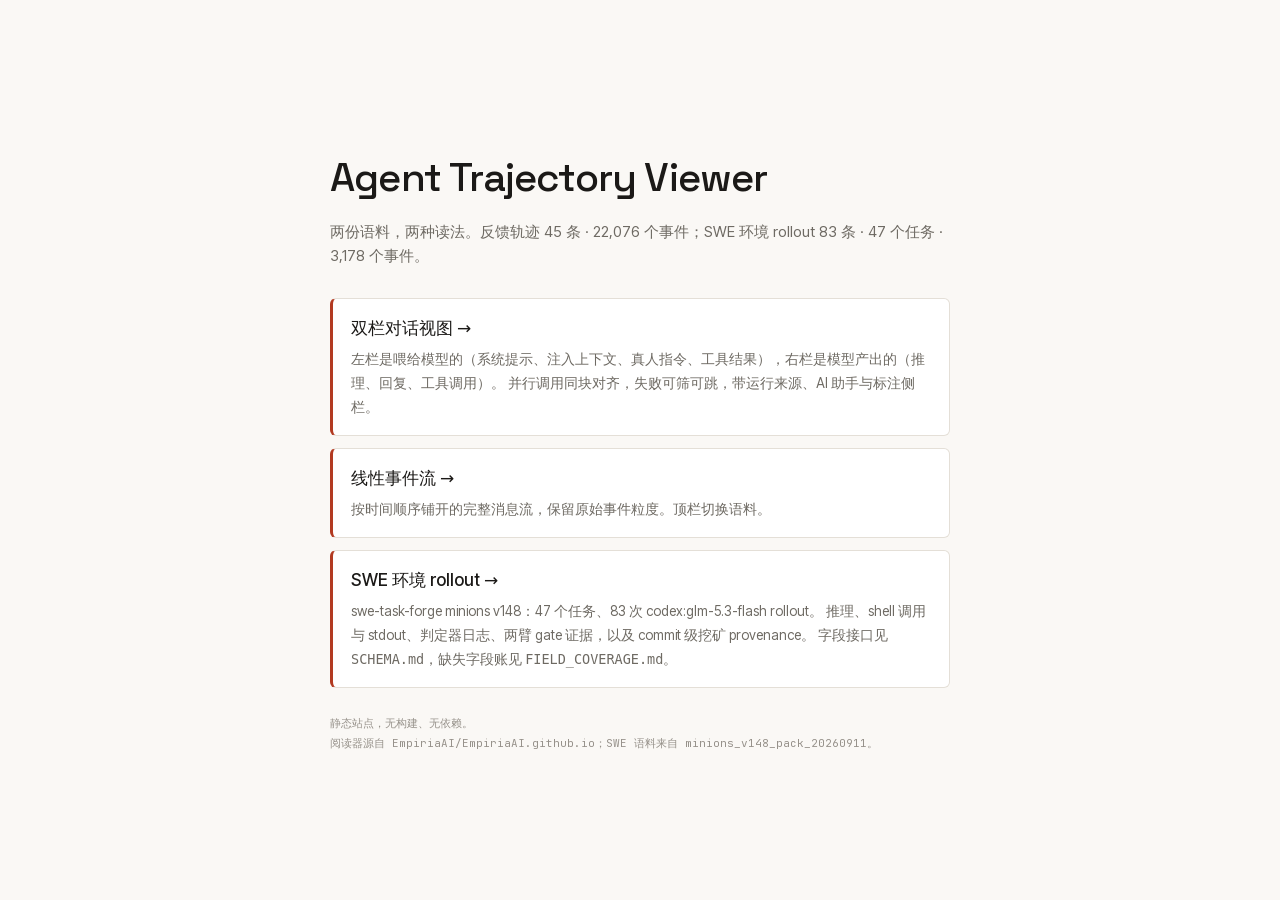
<file: index.html>
<!DOCTYPE html>
<html lang="zh-CN">
<head>
<meta charset="utf-8">
<meta name="viewport" content="width=device-width, initial-scale=1">
<title>Agent Trajectory Viewer</title>
<meta name="description" content="Two views over the same agent-trajectory corpus: a two-lane dialogue reader and a linear event stream.">
<meta name="theme-color" content="#101216">
<link rel="icon" href="data:image/svg+xml,%3Csvg xmlns=%27http://www.w3.org/2000/svg%27 viewBox=%270 0 64 64%27 fill=%27none%27 stroke=%27%23C8452A%27 stroke-width=%275%27 stroke-linejoin=%27round%27%3E%3Cpath d=%27m32 5 25 14v27L32 59 7 46V19L32 5Z%27/%3E%3Cpath d=%27m7 19 25 14 25-14M32 33v26%27 stroke=%27%236B6862%27 stroke-width=%273%27/%3E%3C/svg%3E">
<link rel="stylesheet" href="fonts.css">
<link rel="stylesheet" href="trajectory-dialogue.css">
<style>
  body { display: grid; place-items: center; min-height: 100vh; padding: 40px 22px; }
  .landing { max-width: 620px; width: 100%; }
  .landing h1 {
    font-family: var(--f-display); font-weight: 500; letter-spacing: -.02em;
    font-size: clamp(28px, 5vw, 40px); margin: 0 0 10px;
  }
  .landing > p { color: var(--ink-3); margin: 0 0 30px; font-size: 15px; }
  .landing a.card {
    display: block; text-decoration: none; color: inherit; margin-bottom: 12px;
    border: 1px solid var(--line); border-left: 3px solid var(--accent);
    border-radius: 6px; background: var(--surface); padding: 16px 18px;
  }
  .landing a.card:hover { border-color: var(--line-2); border-left-color: var(--accent); background: var(--surface-2); }
  .landing a.card strong { display: block; font-size: 17px; font-weight: 500; margin-bottom: 5px; }
  .landing a.card span { color: var(--ink-3); font-size: 13.5px; line-height: 1.6; }
  .landing footer {
    margin-top: 26px; font-family: var(--f-mono); font-size: 11px;
    color: var(--ink-4); line-height: 1.8;
  }
</style>
</head>
<body>
<main class="landing">
  <h1>Agent Trajectory Viewer</h1>
  <p>两份语料，两种读法。反馈轨迹 45 条 · 22,076 个事件；SWE 环境 rollout 83 条 · 47 个任务 · 3,178 个事件。</p>

  <a class="card" href="trajectory-dialogue.html">
    <strong>双栏对话视图 →</strong>
    <span>左栏是喂给模型的（系统提示、注入上下文、真人指令、工具结果），右栏是模型产出的（推理、回复、工具调用）。
      并行调用同块对齐，失败可筛可跳，带运行来源、AI 助手与标注侧栏。</span>
  </a>

  <a class="card" href="trajectory-explorer.html">
    <strong>线性事件流 →</strong>
    <span>按时间顺序铺开的完整消息流，保留原始事件粒度。顶栏切换语料。</span>
  </a>

  <a class="card" href="trajectory-explorer.html?category=swe">
    <strong>SWE 环境 rollout →</strong>
    <span>swe-task-forge minions v148：47 个任务、83 次 codex:glm-5.3-flash rollout。
      推理、shell 调用与 stdout、判定器日志、两臂 gate 证据，以及 commit 级挖矿 provenance。
      字段接口见 <code>SCHEMA.md</code>，缺失字段账见 <code>FIELD_COVERAGE.md</code>。</span>
  </a>

  <footer>
    静态站点，无构建、无依赖。<br>
    阅读器源自 EmpiriaAI/EmpiriaAI.github.io；SWE 语料来自 minions_v148_pack_20260911。
  </footer>
</main>
</body>
</html>
</file>
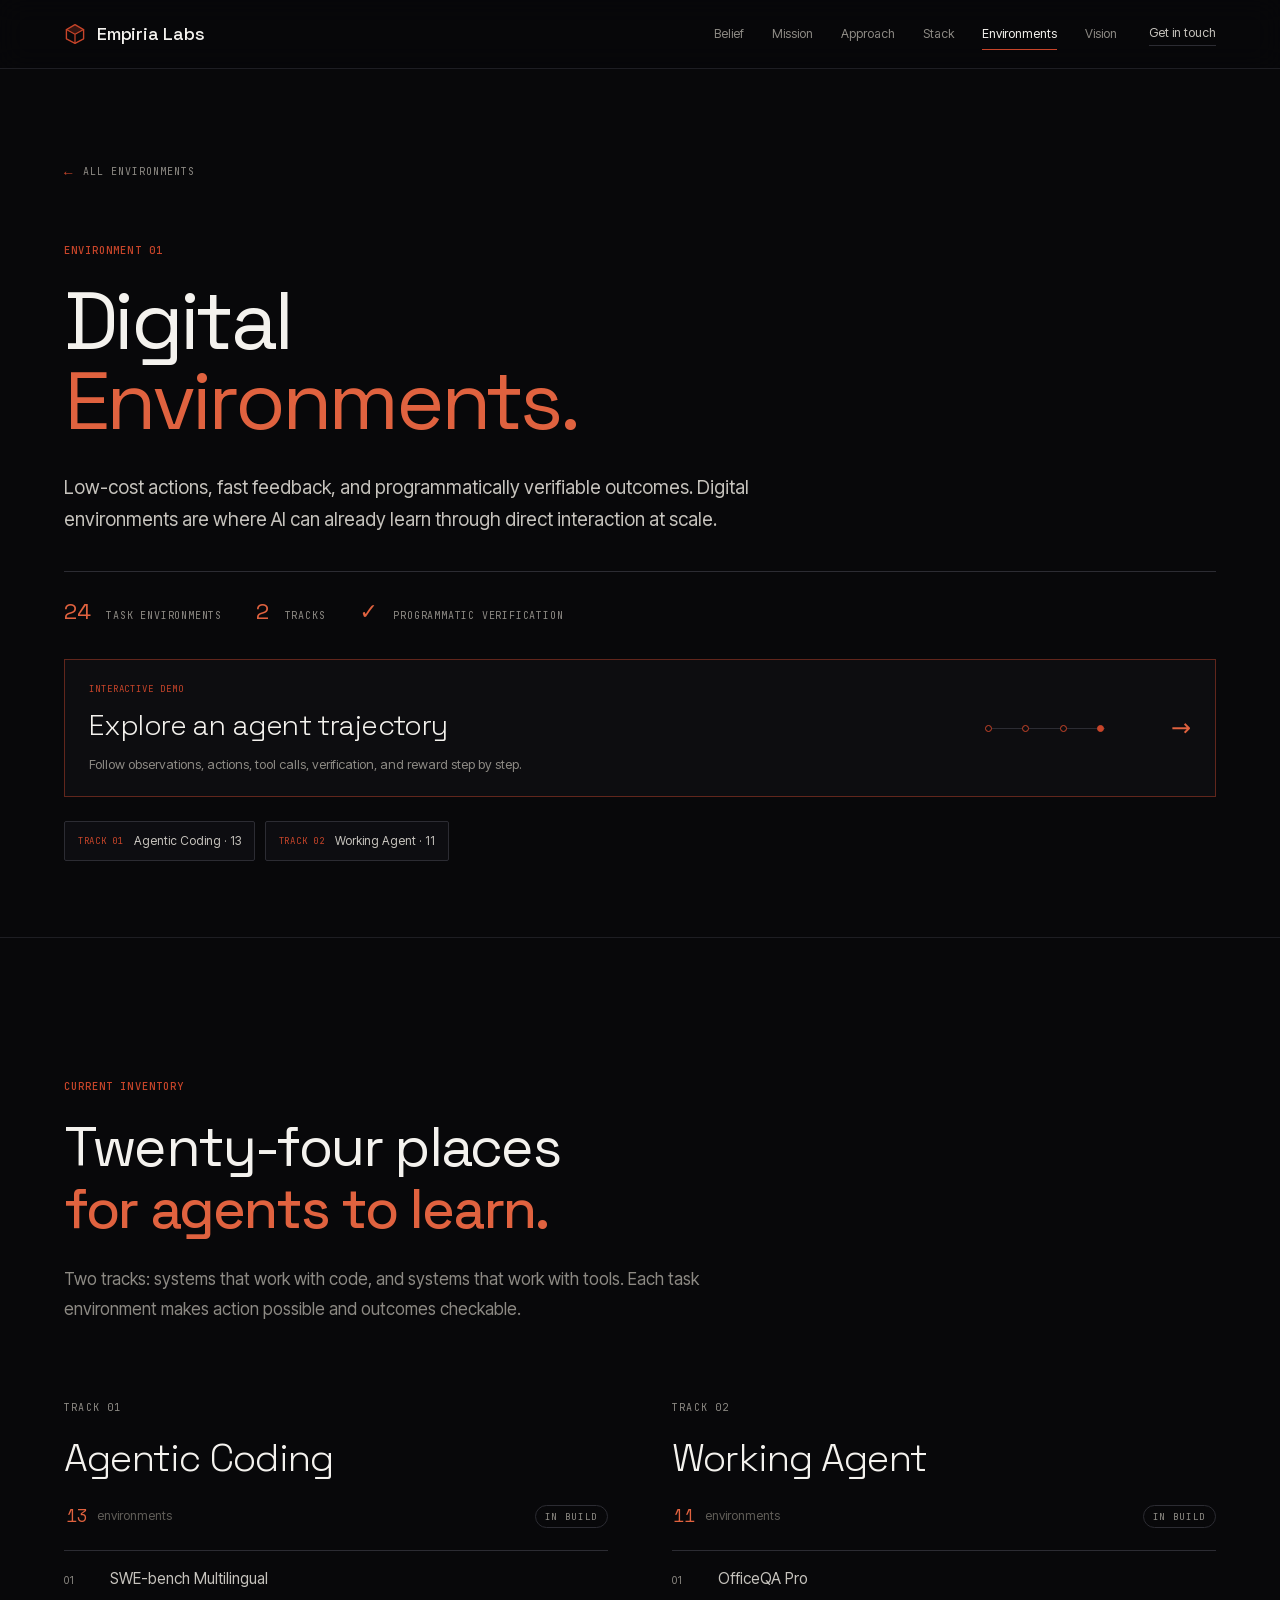
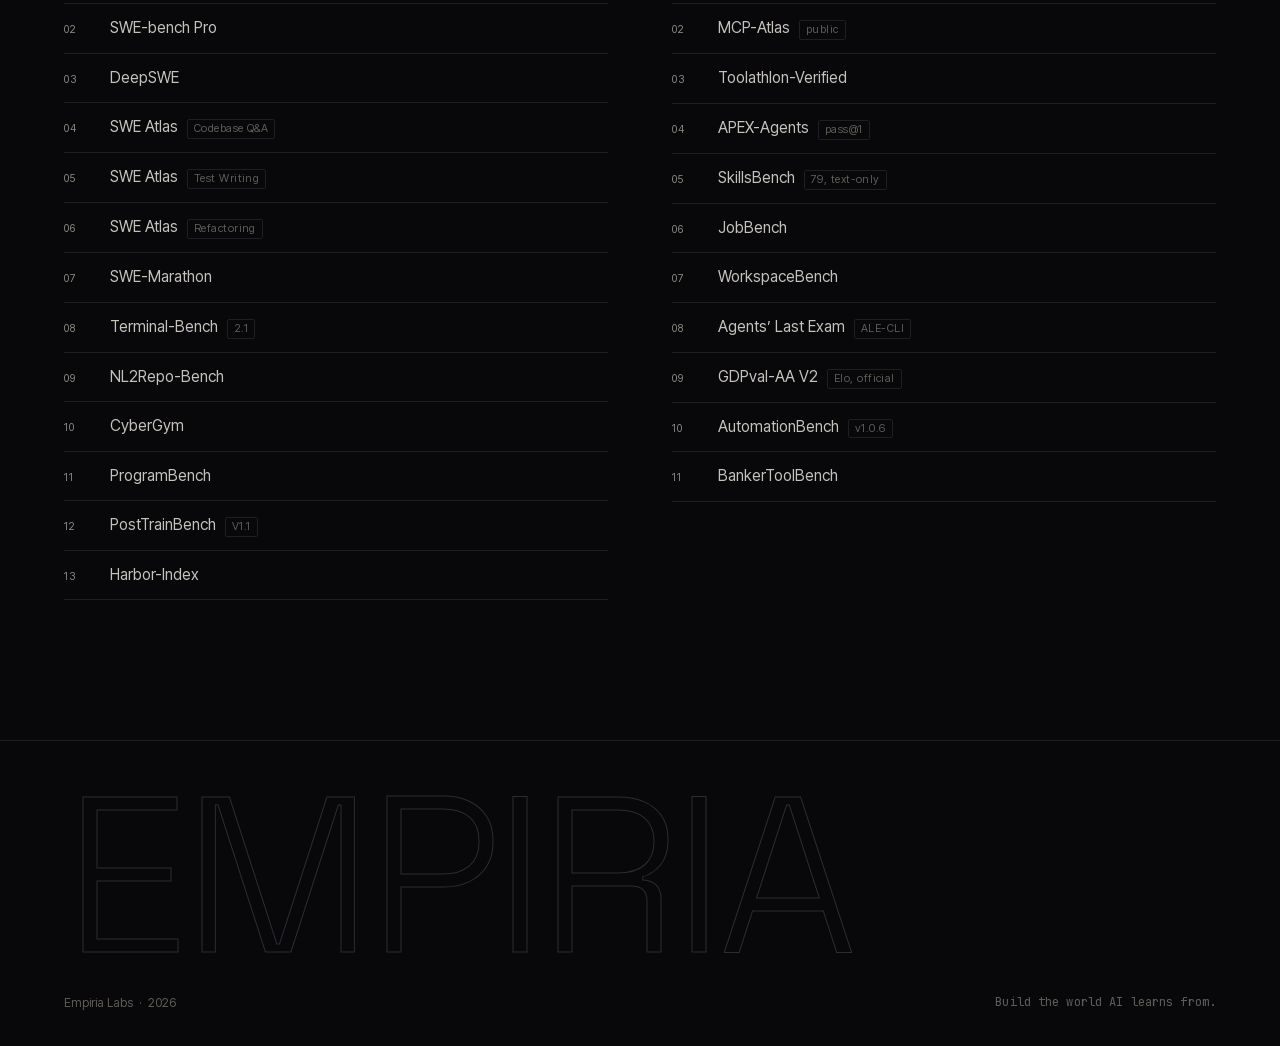
<file: digital-environments.html>
<!DOCTYPE html>
<html lang="en">
<head>
<meta charset="utf-8">
<meta name="viewport" content="width=device-width, initial-scale=1">
<title>Digital Environments — Empiria Labs</title>
<meta name="description" content="Twenty-four digital task environments for agentic coding and working agents.">
<meta name="theme-color" content="#08080A">
<link rel="icon" href="data:image/svg+xml,%3Csvg xmlns=%27http://www.w3.org/2000/svg%27 viewBox=%270 0 64 64%27 fill=%27none%27 stroke=%27%23C8452A%27 stroke-width=%275%27 stroke-linejoin=%27round%27%3E%3Cpath d=%27m32 5 25 14v27L32 59 7 46V19L32 5Z%27/%3E%3Cpath d=%27m7 19 25 14 25-14M32 33v26%27 stroke=%27%236B6862%27 stroke-width=%273%27/%3E%3C/svg%3E">
<link rel="stylesheet" href="fonts.css">
<link rel="preload" href="fonts/space-grotesk.woff2" as="font" type="font/woff2" crossorigin>
<link rel="preload" href="fonts/inter-tight.woff2" as="font" type="font/woff2" crossorigin>
<link rel="preload" href="fonts/jetbrains-mono.woff2" as="font" type="font/woff2" crossorigin>
<link rel="stylesheet" href="style.css">
</head>
<body>
<div class="world" aria-hidden="true"><div class="world-grid"></div></div>

<header class="site-head">
  <div class="container head-inner">
    <a class="brand" href="index.html#top">
      <span class="brand-mark" aria-hidden="true">
        <svg class="brand-cube-construct" viewBox="0 0 64 64" fill="none" xmlns="http://www.w3.org/2000/svg">
          <path class="brand-cube-outline" d="m32 5 25 14v27L32 59 7 46V19L32 5Z"/>
          <path class="brand-cube-grid" d="m7 19 25 14 25-14M32 33v26"/>
          <path class="brand-cube-top" d="m32 5 25 14-25 14L7 19 32 5Z"/>
        </svg>
      </span>
      <span class="brand-name">Empiria&nbsp;Labs</span>
    </a>
    <nav class="site-nav" aria-label="Primary">
      <a href="index.html#belief">Belief</a>
      <a href="index.html#mission">Mission</a>
      <a href="index.html#approach">Approach</a>
      <a href="index.html#stack">Stack</a>
      <a class="active" href="index.html#environments">Environments</a>
      <a href="index.html#vision">Vision</a>
    </nav>
    <a class="head-cta" href="index.html#contact">Get in touch</a>
    <button class="nav-toggle" id="navToggle" aria-label="Menu" aria-expanded="false"><span></span><span></span></button>
  </div>
</header>

<main class="detail-main">
  <section class="detail-hero">
    <div class="container">
      <a class="back-link" href="index.html#environments">All environments</a>
      <p class="label detail-kicker">Environment 01</p>
      <h1 class="detail-title">Digital<em>Environments.</em></h1>
      <p class="detail-intro">
        Low-cost actions, fast feedback, and programmatically verifiable outcomes.
        Digital environments are where AI can already learn through direct interaction at scale.
      </p>
      <div class="detail-stats" aria-label="Digital environment summary">
        <span class="detail-stat"><strong>24</strong> task environments</span>
        <span class="detail-stat"><strong>2</strong> tracks</span>
        <span class="detail-stat"><strong>✓</strong> programmatic verification</span>
      </div>
      <a class="trajectory-launch" href="trajectory-explorer.html">
        <span class="trajectory-launch-copy">
          <small>Interactive demo</small>
          <strong>Explore an agent trajectory</strong>
          <span>Follow observations, actions, tool calls, verification, and reward step by step.</span>
        </span>
        <span class="trajectory-launch-path" aria-hidden="true">
          <i></i><i></i><i></i><i></i>
        </span>
        <span class="trajectory-launch-arrow" aria-hidden="true">→</span>
      </a>
      <nav class="track-jump" aria-label="Jump to a digital environment track">
        <a href="#agentic-coding"><span>Track 01</span> Agentic Coding · 13</a>
        <a href="#working-agent"><span>Track 02</span> Working Agent · 11</a>
      </nav>
    </div>
  </section>

  <section class="section detail-inventory">
    <div class="container">
      <div class="section-head">
        <p class="label">Current inventory</p>
        <h2 class="section-title">Twenty-four places<br><em>for agents to learn.</em></h2>
        <p class="section-lead">
          Two tracks: systems that work with code, and systems that work with tools.
          Each task environment makes action possible and outcomes checkable.
        </p>
      </div>

      <div class="tracks">
        <section class="track" id="agentic-coding">
          <header class="track-head">
            <p class="track-idx">Track 01</p>
            <h3>Agentic Coding</h3>
            <p class="track-meta"><span class="count">13</span> environments <span class="chip">In build</span></p>
          </header>
          <ol class="env-list in-view">
            <li><span class="env-n">01</span><span class="env-name">SWE-bench Multilingual</span></li>
            <li><span class="env-n">02</span><span class="env-name">SWE-bench Pro</span></li>
            <li><span class="env-n">03</span><span class="env-name">DeepSWE</span></li>
            <li><span class="env-n">04</span><span class="env-name">SWE Atlas <span class="env-q">Codebase Q&amp;A</span></span></li>
            <li><span class="env-n">05</span><span class="env-name">SWE Atlas <span class="env-q">Test Writing</span></span></li>
            <li><span class="env-n">06</span><span class="env-name">SWE Atlas <span class="env-q">Refactoring</span></span></li>
            <li><span class="env-n">07</span><span class="env-name">SWE-Marathon</span></li>
            <li><span class="env-n">08</span><span class="env-name">Terminal-Bench <span class="env-q">2.1</span></span></li>
            <li><span class="env-n">09</span><span class="env-name">NL2Repo-Bench</span></li>
            <li><span class="env-n">10</span><span class="env-name">CyberGym</span></li>
            <li><span class="env-n">11</span><span class="env-name">ProgramBench</span></li>
            <li><span class="env-n">12</span><span class="env-name">PostTrainBench <span class="env-q">V1.1</span></span></li>
            <li><span class="env-n">13</span><span class="env-name">Harbor-Index</span></li>
          </ol>
        </section>

        <section class="track" id="working-agent">
          <header class="track-head">
            <p class="track-idx">Track 02</p>
            <h3>Working Agent</h3>
            <p class="track-meta"><span class="count">11</span> environments <span class="chip">In build</span></p>
          </header>
          <ol class="env-list in-view">
            <li><span class="env-n">01</span><span class="env-name">OfficeQA Pro</span></li>
            <li><span class="env-n">02</span><span class="env-name">MCP-Atlas <span class="env-q">public</span></span></li>
            <li><span class="env-n">03</span><span class="env-name">Toolathlon-Verified</span></li>
            <li><span class="env-n">04</span><span class="env-name">APEX-Agents <span class="env-q">pass@1</span></span></li>
            <li><span class="env-n">05</span><span class="env-name">SkillsBench <span class="env-q">79, text-only</span></span></li>
            <li><span class="env-n">06</span><span class="env-name">JobBench</span></li>
            <li><span class="env-n">07</span><span class="env-name">WorkspaceBench</span></li>
            <li><span class="env-n">08</span><span class="env-name">Agents&rsquo; Last Exam <span class="env-q">ALE-CLI</span></span></li>
            <li><span class="env-n">09</span><span class="env-name">GDPval-AA V2 <span class="env-q">Elo, official</span></span></li>
            <li><span class="env-n">10</span><span class="env-name">AutomationBench <span class="env-q">v1.0.6</span></span></li>
            <li><span class="env-n">11</span><span class="env-name">BankerToolBench</span></li>
          </ol>
        </section>
      </div>
    </div>
  </section>
</main>

<footer class="site-foot">
  <div class="wordmark" aria-hidden="true"><span>EMPIRIA</span></div>
  <div class="container foot-bar">
    <p>Empiria Labs &nbsp;·&nbsp; 2026</p>
    <p class="foot-line">Build the world AI learns from.</p>
  </div>
</footer>

<script src="script.js"></script>
</body>
</html>
</file>
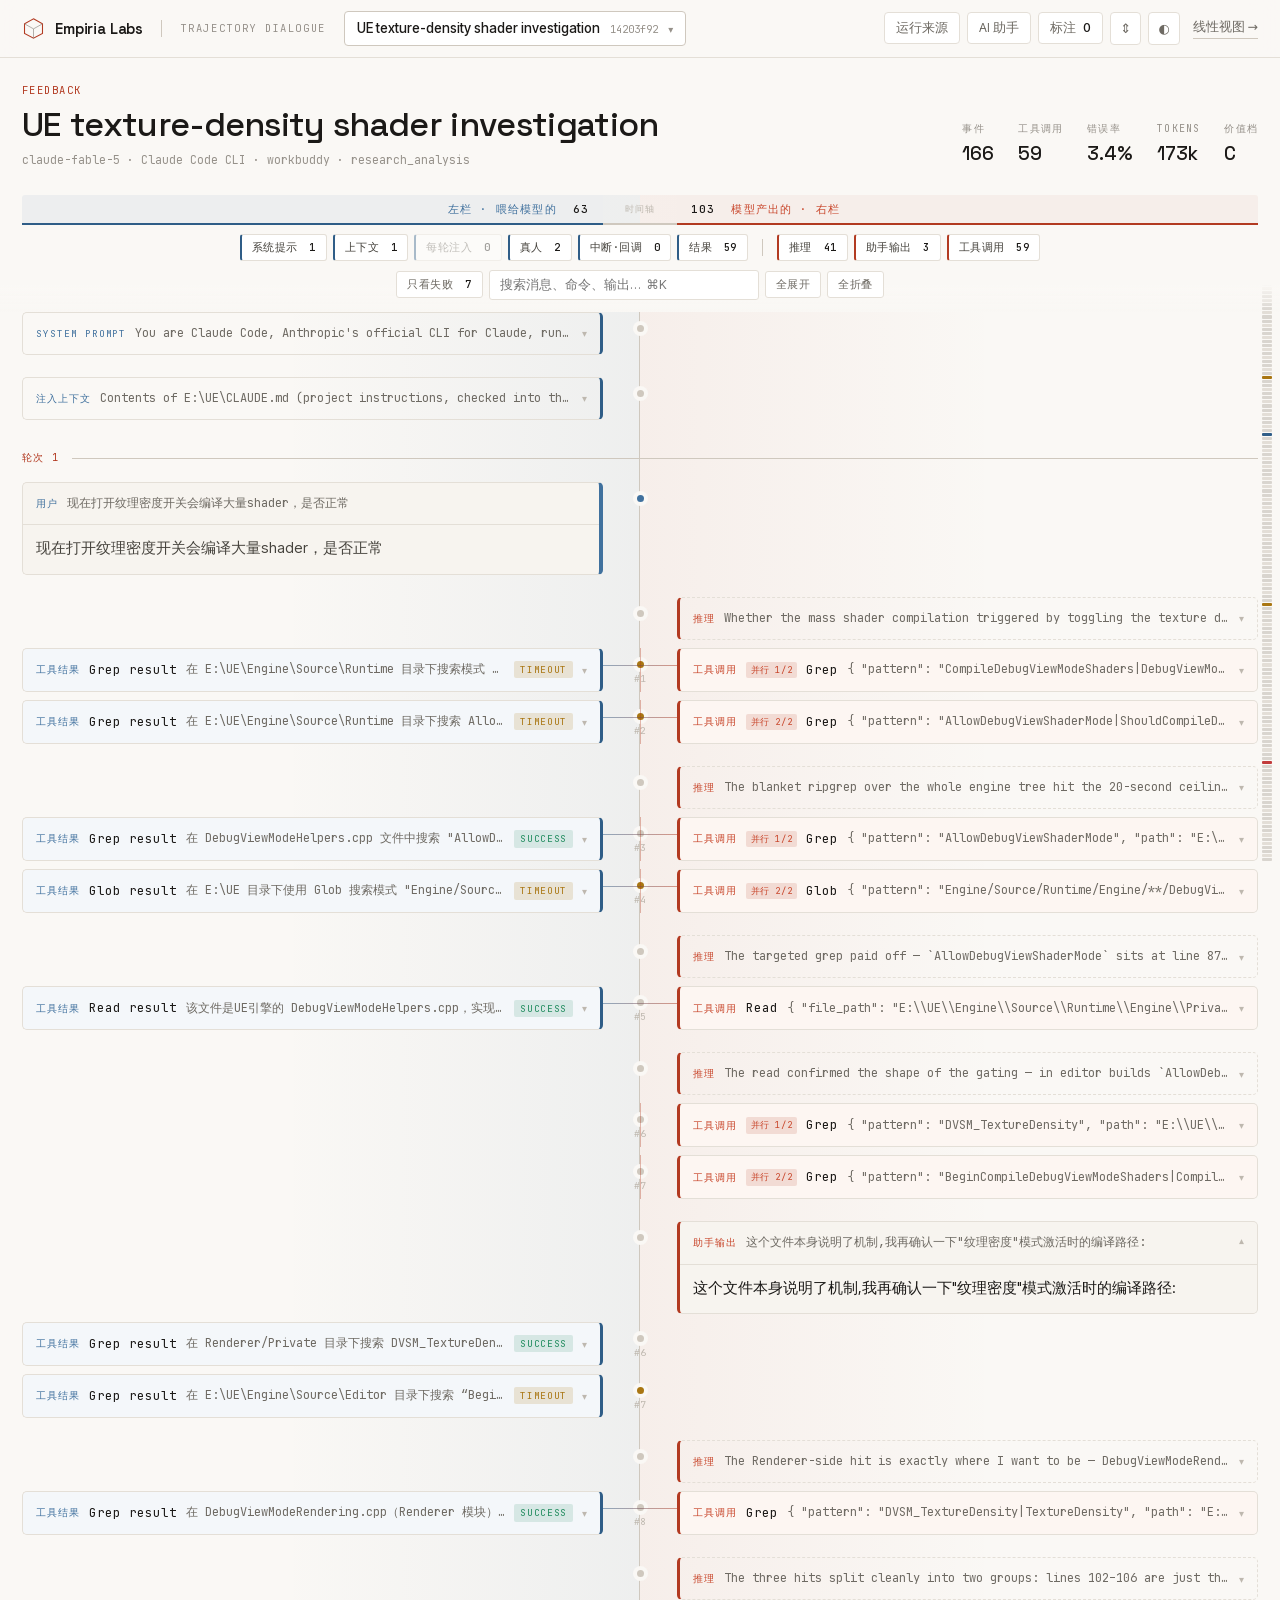
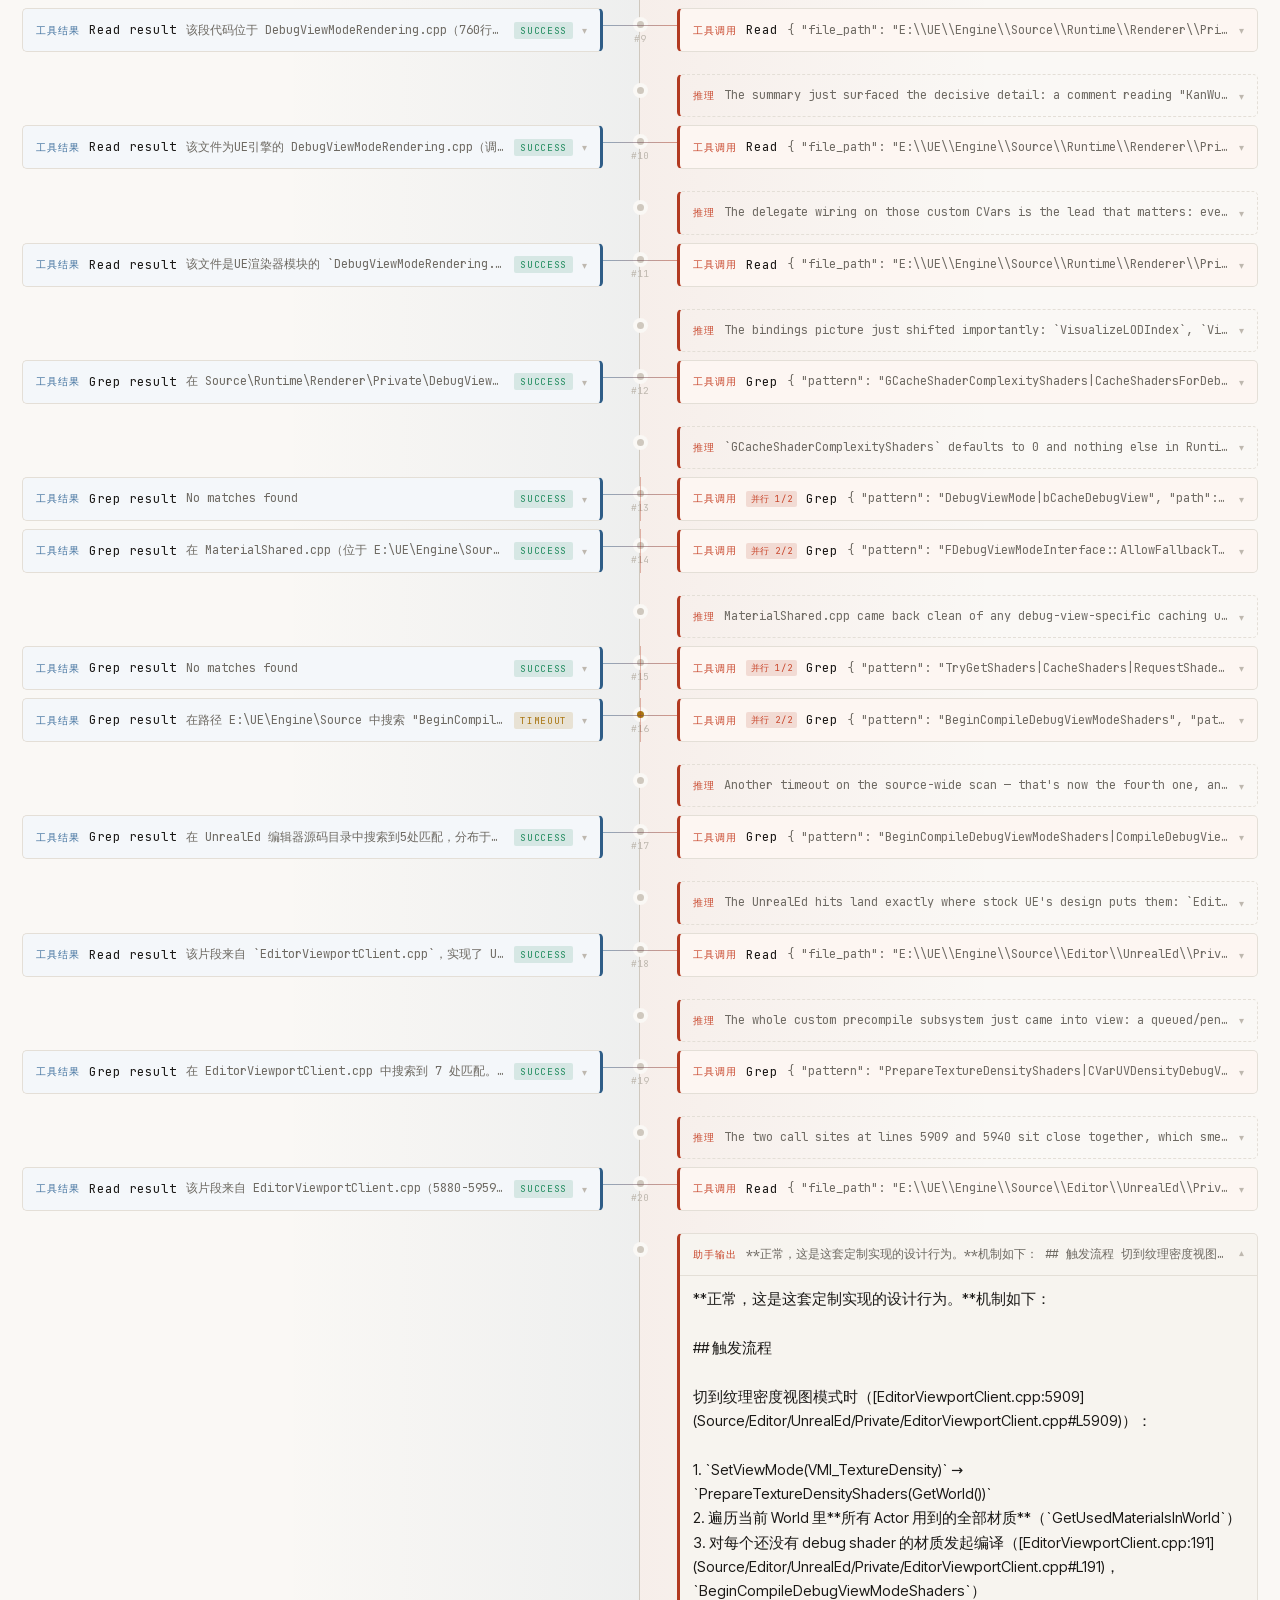
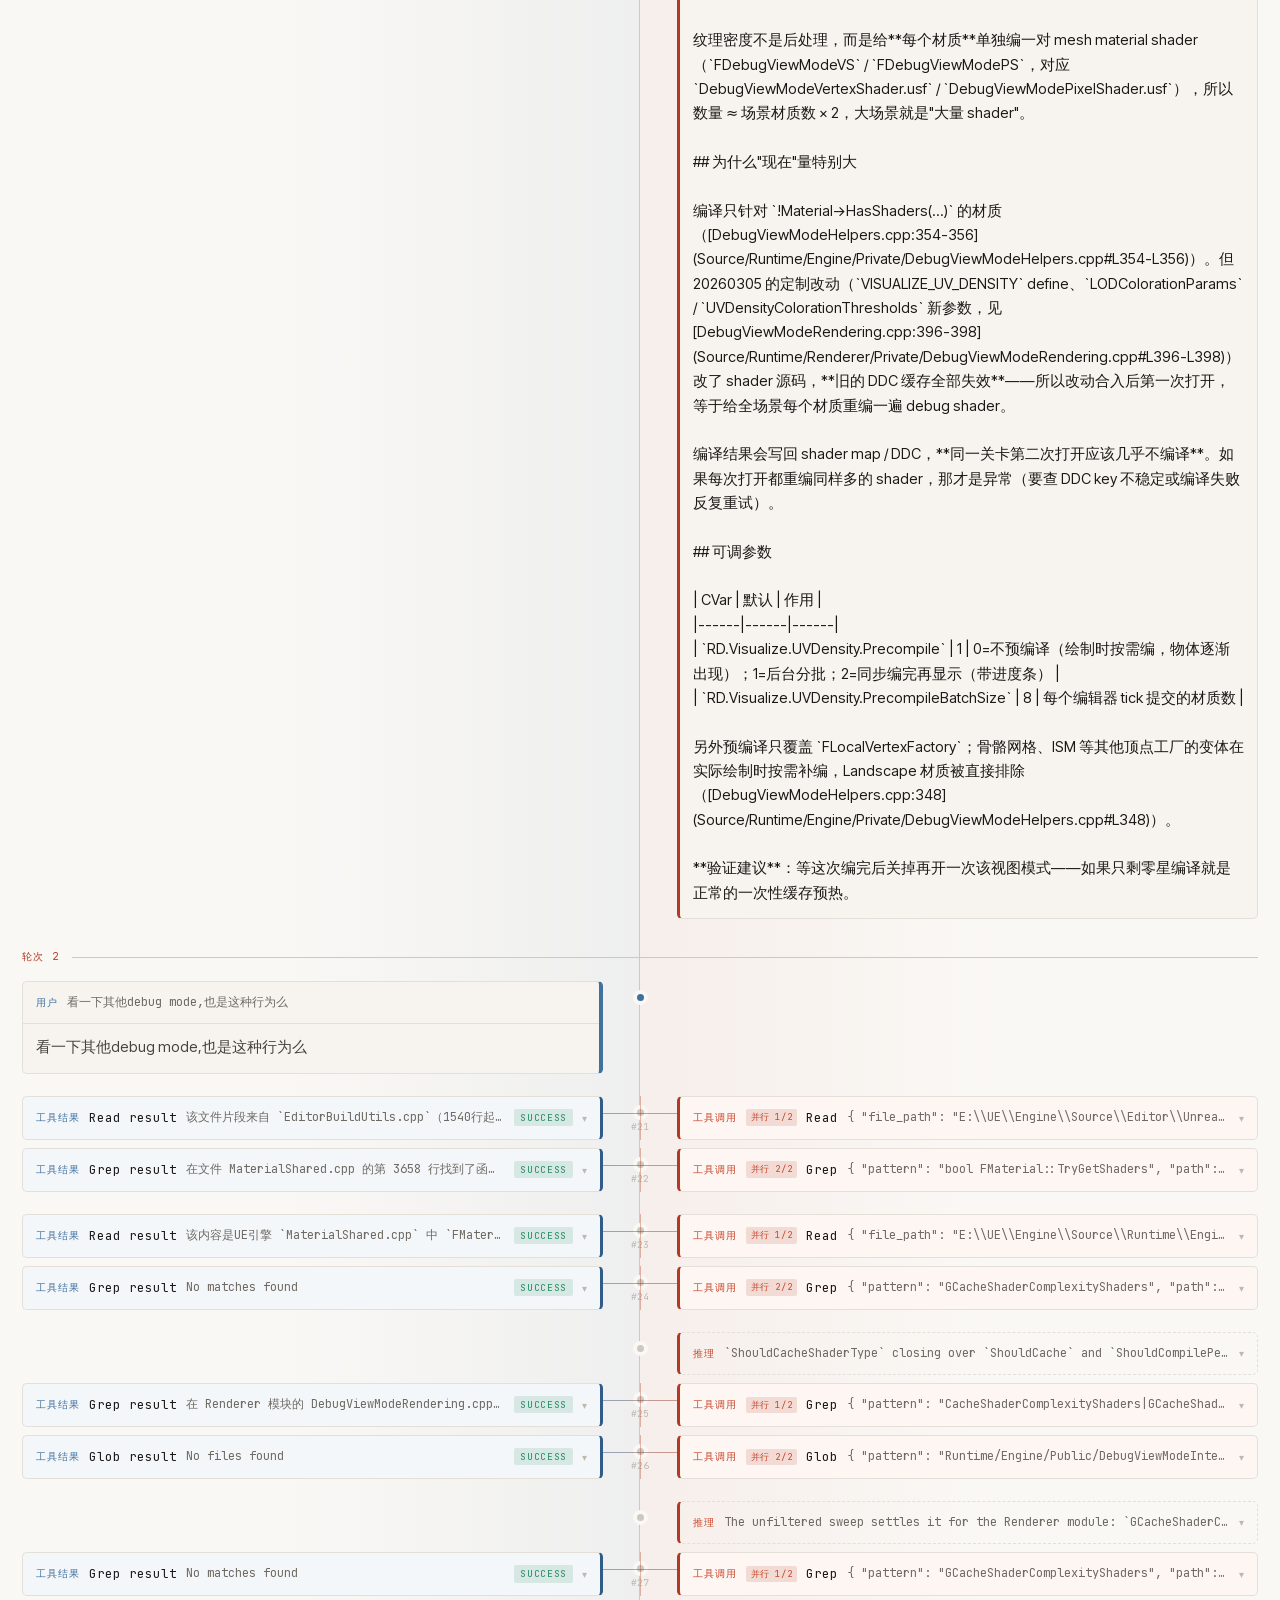
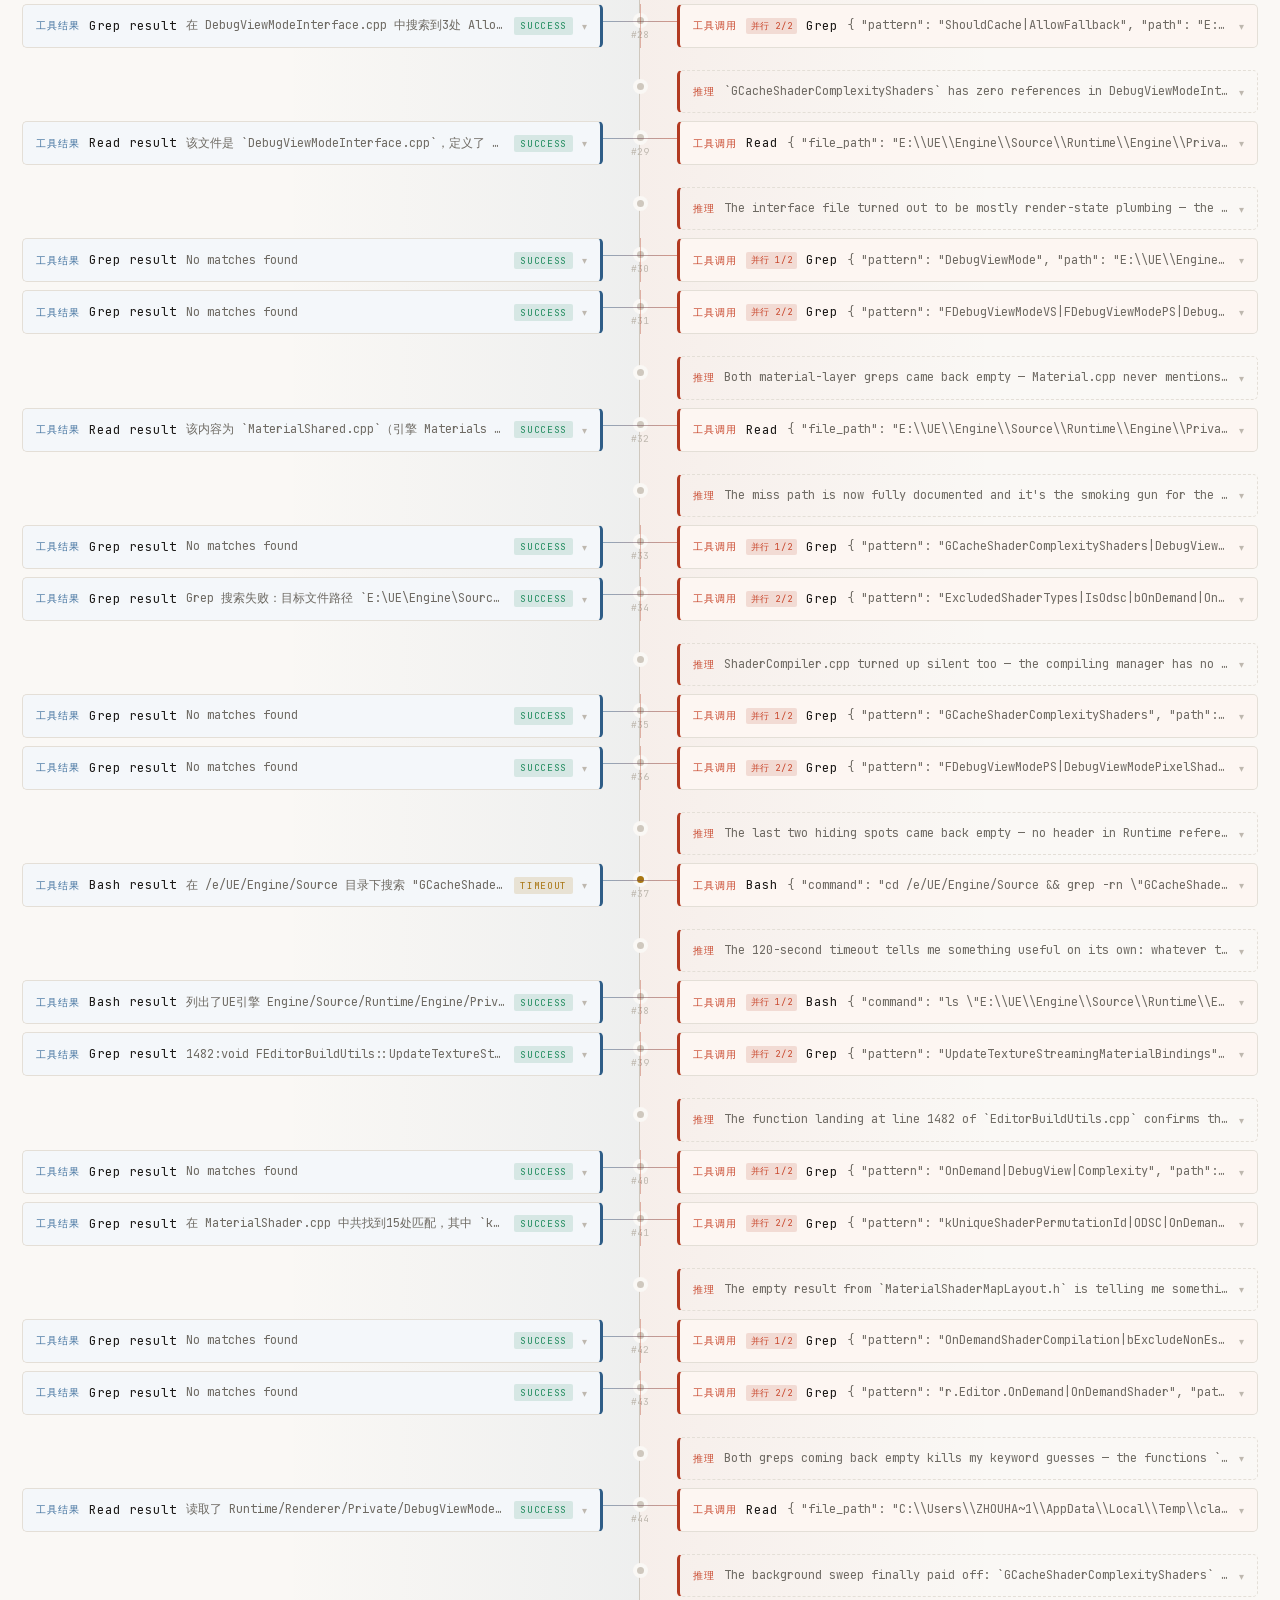
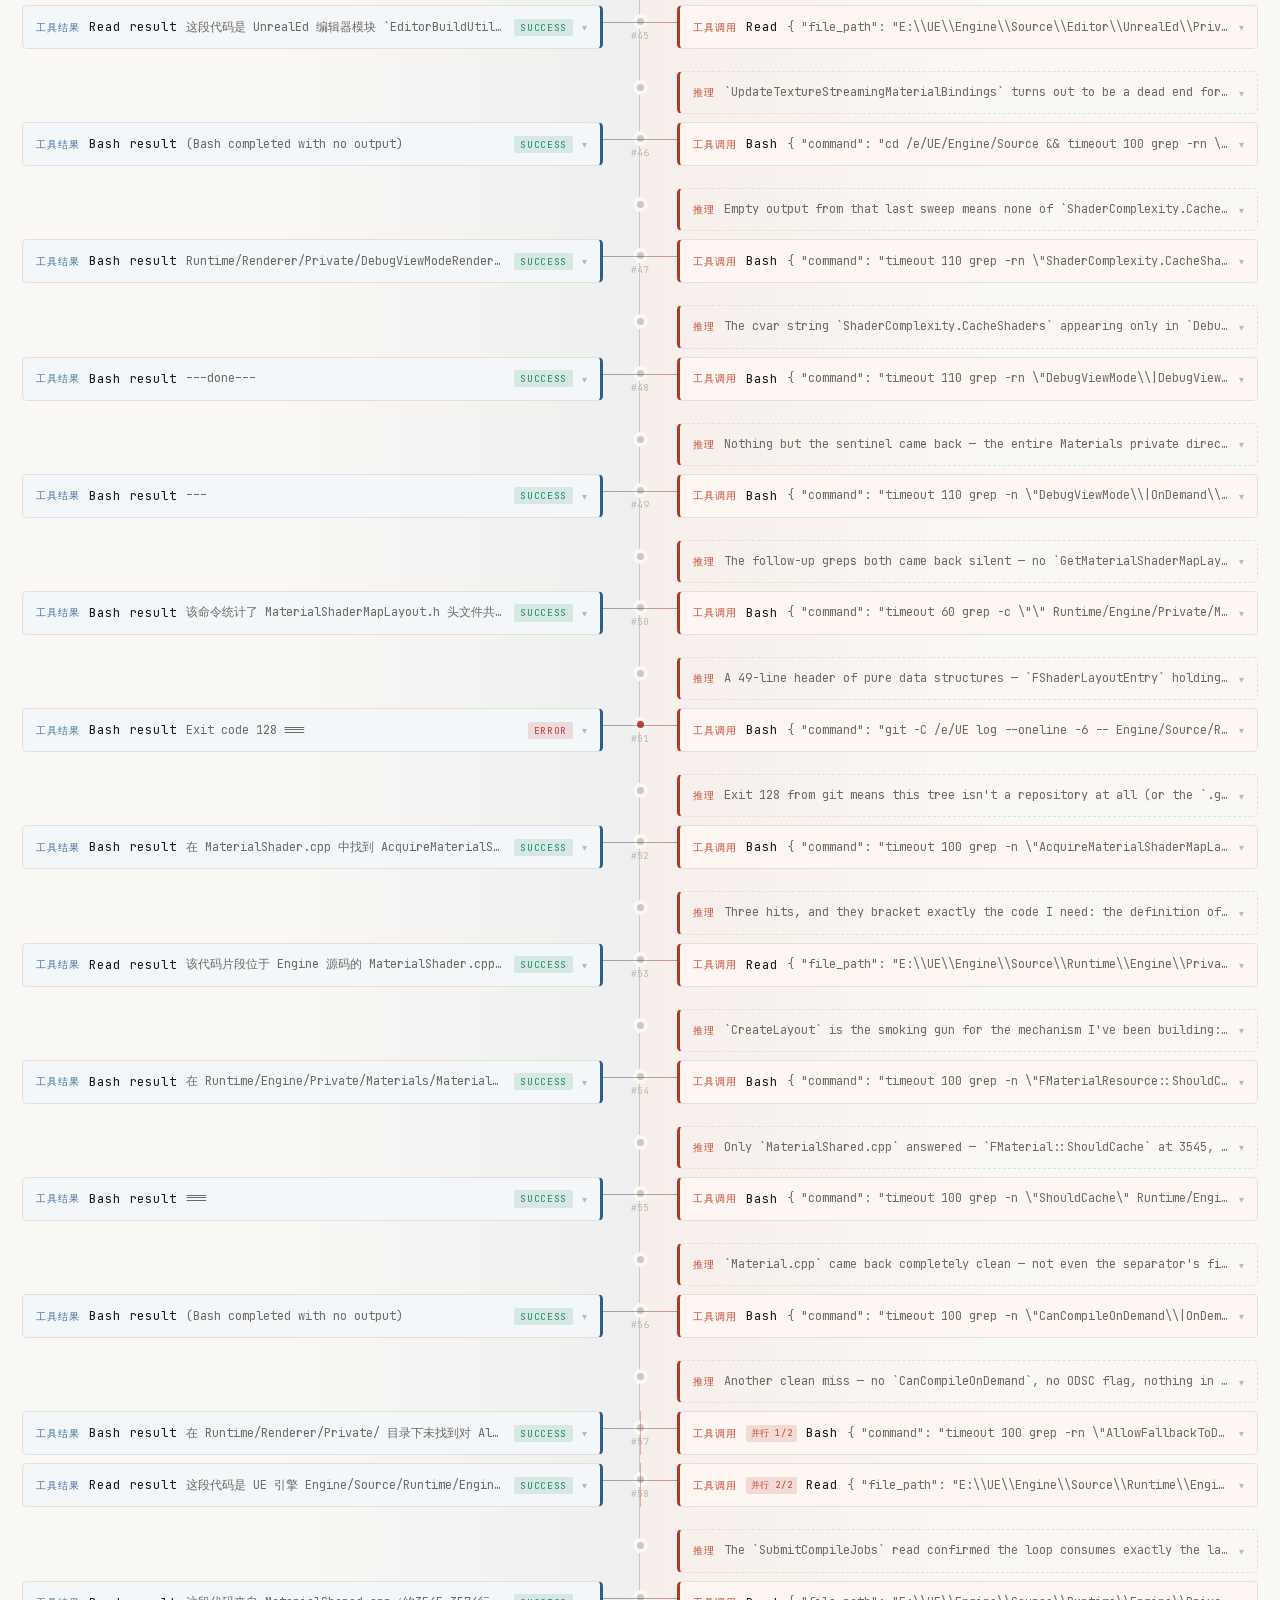
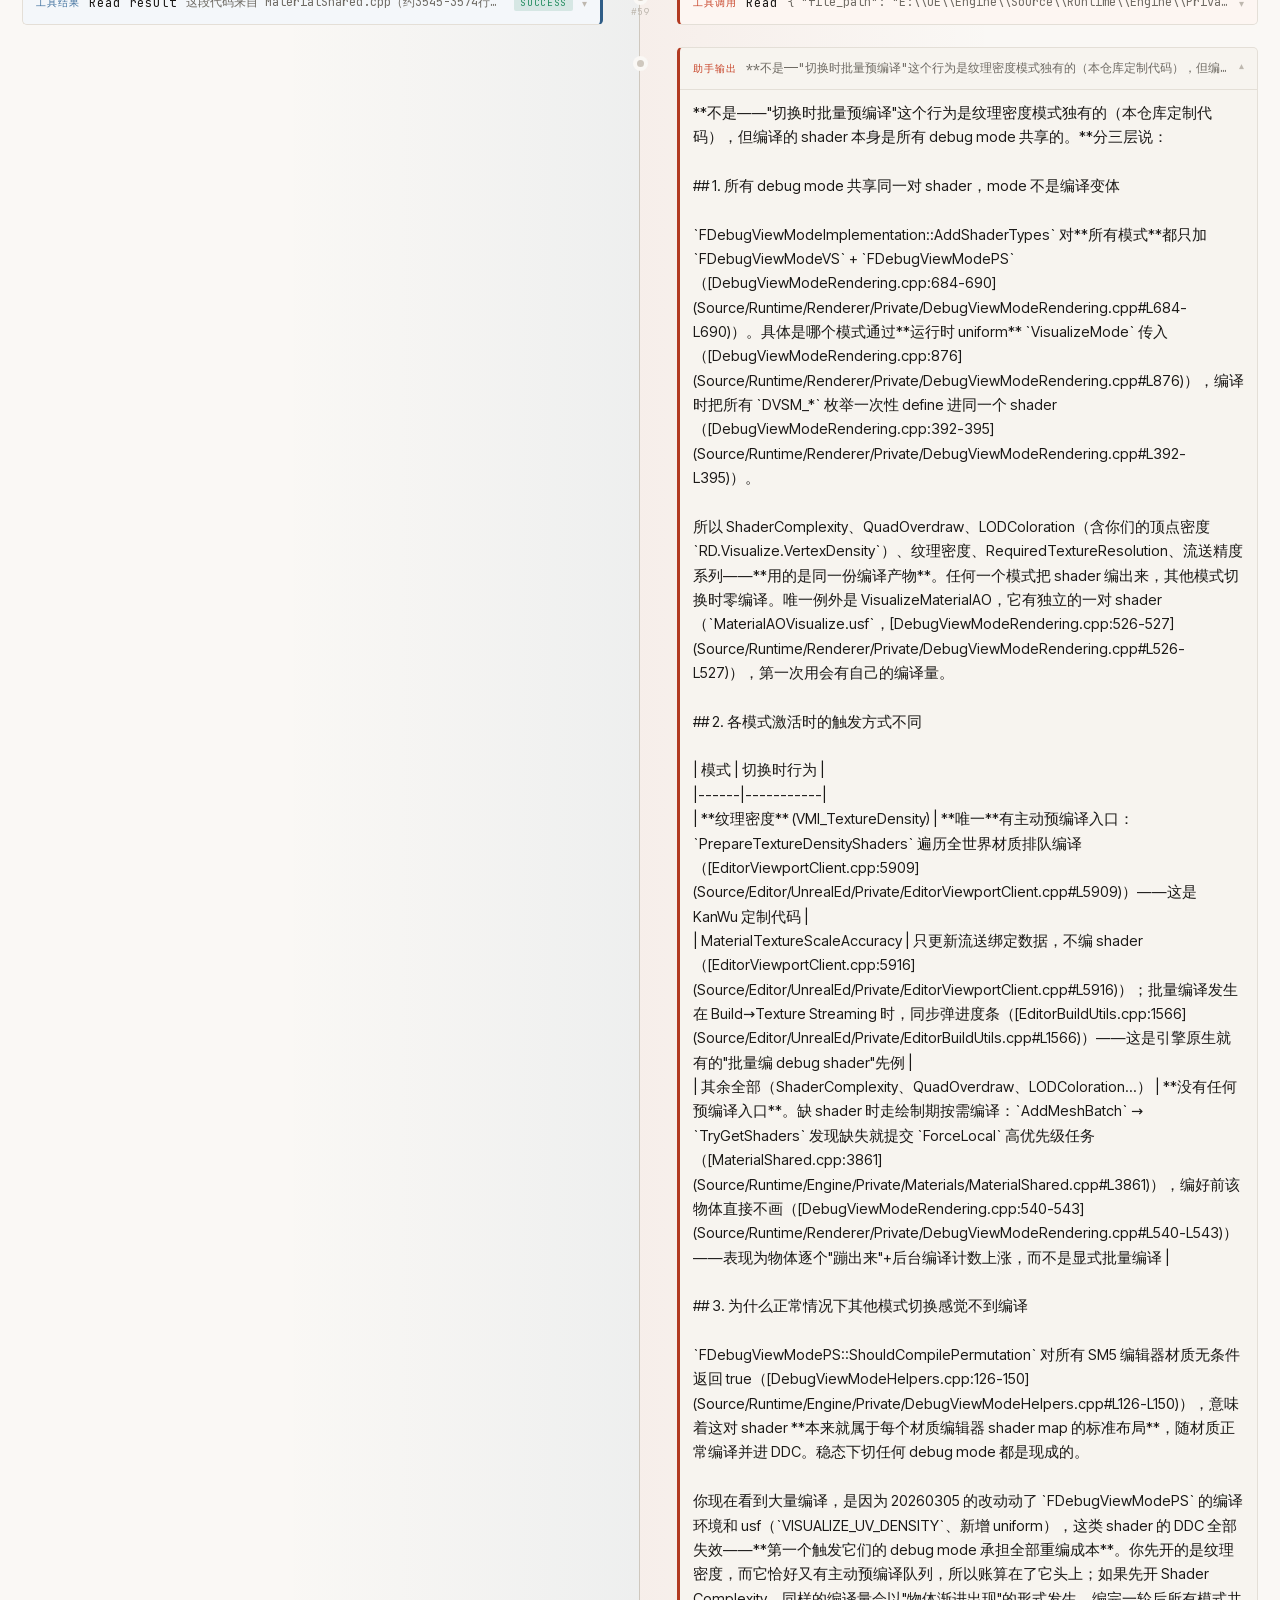
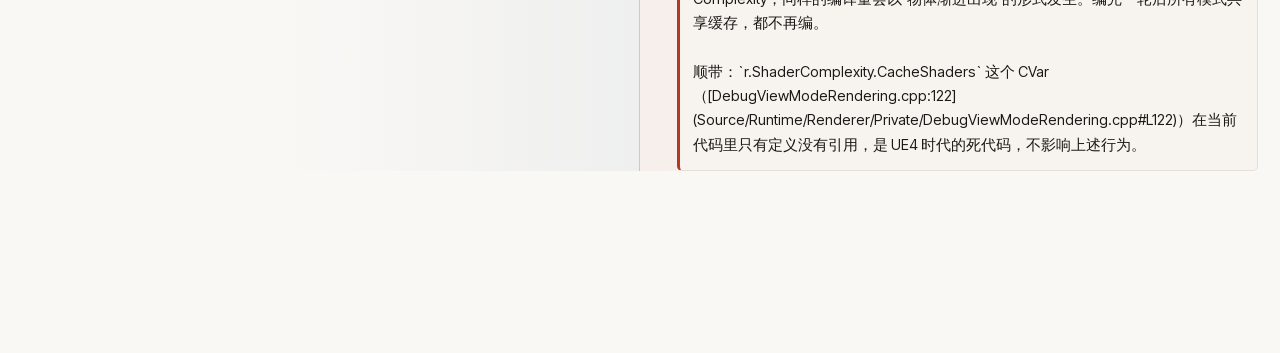
<file: trajectory-dialogue.html>
<!DOCTYPE html>
<html lang="zh-CN">
<head>
<meta charset="utf-8">
<meta name="viewport" content="width=device-width, initial-scale=1">
<title>Trajectory Dialogue — Empiria Labs</title>
<meta name="description" content="Two-lane agent trajectory reader: everything fed to the model on the left, everything the model produced on the right.">
<meta name="theme-color" content="#101216">
<link rel="icon" href="data:image/svg+xml,%3Csvg xmlns=%27http://www.w3.org/2000/svg%27 viewBox=%270 0 64 64%27 fill=%27none%27 stroke=%27%23C8452A%27 stroke-width=%275%27 stroke-linejoin=%27round%27%3E%3Cpath d=%27m32 5 25 14v27L32 59 7 46V19L32 5Z%27/%3E%3Cpath d=%27m7 19 25 14 25-14M32 33v26%27 stroke=%27%236B6862%27 stroke-width=%273%27/%3E%3C/svg%3E">
<link rel="stylesheet" href="fonts.css">
<link rel="preload" href="fonts/space-grotesk.woff2" as="font" type="font/woff2" crossorigin>
<link rel="preload" href="fonts/inter-tight.woff2" as="font" type="font/woff2" crossorigin>
<link rel="preload" href="fonts/jetbrains-mono.woff2" as="font" type="font/woff2" crossorigin>
<link rel="stylesheet" href="trajectory-dialogue.css?v=20260911-swe-3">
<link rel="stylesheet" href="swe-fork.css?v=20260911-swe-3">
<style>
/* embed mode — the linear explorer iframes this page and brings its own chrome */
html[data-embed="1"] .dlg-topbar { display: none !important; }
html[data-embed="1"] body { padding-top: 0 !important; }
</style>
<script>
(function () {
  if (new URLSearchParams(location.search).get('embed') === '1') {
    document.documentElement.setAttribute('data-embed', '1');
  }
  window.addEventListener('keydown', function (e) {
    if (e.key === 'Escape' && document.documentElement.getAttribute('data-embed') === '1') {
      parent.postMessage({ type: 'empiria-exit-timeline-fullscreen' }, '*');
    }
  });
})();
</script>
</head>
<body>

<header class="dlg-topbar">
  <a class="dlg-brand" href="index.html#top">
    <span class="dlg-brand-mark" aria-hidden="true">
      <svg viewBox="0 0 64 64" fill="none" xmlns="http://www.w3.org/2000/svg">
        <path class="cube-outline" d="m32 5 25 14v27L32 59 7 46V19L32 5Z"/>
        <path class="cube-grid" d="m7 19 25 14 25-14M32 33v26"/>
      </svg>
    </span>
    <span class="dlg-brand-name">Empiria&nbsp;Labs</span>
  </a>
  <span class="dlg-product">Trajectory Dialogue</span>

  <div class="dlg-picker">
    <button type="button" id="pickerButton" aria-expanded="false">
      <b id="pickerLabel">选择轨迹</b>
      <small id="pickerMeta">45 条</small>
      <i aria-hidden="true">▾</i>
    </button>
    <div class="dlg-picker-panel" id="pickerPanel" hidden>
      <label class="dlg-picker-search">
        <input id="pickerSearch" type="search" placeholder="标题、ID、任务类型、模型…" autocomplete="off">
      </label>
      <div class="dlg-picker-list" id="pickerList"></div>
    </div>
  </div>

  <div class="dlg-topbar-tools">
    <button type="button" class="dlg-tool" data-rail="source" aria-pressed="false">运行来源</button>
    <button type="button" class="dlg-tool" data-rail="agent"  aria-pressed="false">AI 助手</button>
    <button type="button" class="dlg-tool" data-rail="notes"  aria-pressed="false">标注 <b id="noteCount">0</b></button>
    <button type="button" class="dlg-tool icon" id="densityToggle" title="切换行距">⇕</button>
    <button type="button" class="dlg-tool icon" id="themeToggle" title="切换明暗">◐</button>
    <a class="dlg-alt-link" href="trajectory-explorer.html">线性视图 →</a>
  </div>
</header>

<section class="dlg-runhead">
  <div class="dlg-runhead-main">
    <p class="dlg-kicker" id="runKicker">Feedback</p>
    <h1 id="runTitle">加载中…</h1>
    <p class="dlg-runsub" id="runSub">—</p>
  </div>
  <dl class="dlg-metrics" id="runMetrics"></dl>
</section>

<div class="dlg-controls">
  <div class="dlg-lane-legend">
    <span class="lane-in">左栏 · 喂给模型的 <b id="countIn">0</b></span>
    <span class="lane-axis" aria-hidden="true">时间轴</span>
    <span class="lane-out"><b id="countOut">0</b> 模型产出的 · 右栏</span>
  </div>
  <div class="dlg-filters" id="filters">
    <button type="button" data-type="system"      aria-pressed="true">系统提示 <b>0</b></button>
    <button type="button" data-type="context"     aria-pressed="true">上下文 <b>0</b></button>
    <button type="button" data-type="inject"      aria-pressed="false">每轮注入 <b>0</b></button>
    <button type="button" data-type="user"        aria-pressed="true">真人 <b>0</b></button>
    <button type="button" data-type="signal"      aria-pressed="true">中断·回调 <b>0</b></button>
    <button type="button" data-type="tool_result" aria-pressed="true">结果 <b>0</b></button>
    <span class="dlg-filter-split" aria-hidden="true"></span>
    <button type="button" data-type="thinking"    aria-pressed="true">推理 <b>0</b></button>
    <button type="button" data-type="assistant"   aria-pressed="true">助手输出 <b>0</b></button>
    <button type="button" data-type="tool_call"   aria-pressed="true">工具调用 <b>0</b></button>
  </div>
  <div class="dlg-actions">
    <button type="button" id="failOnly" aria-pressed="false" class="danger">只看失败 <b id="failCount">0</b></button>
    <label class="dlg-search"><input id="search" type="search" placeholder="搜索消息、命令、输出…  ⌘K"></label>
    <button type="button" id="expandAll">全展开</button>
    <button type="button" id="collapseAll">全折叠</button>
    <span class="dlg-selection" id="selectionInfo" hidden>已选 <b id="selectionCount">0</b> 步
      <button type="button" id="selectionClear">清除</button>
    </span>
  </div>
</div>

<main class="dlg-stage">
  <div class="dlg-lanes" id="lanes" aria-live="polite"></div>
  <p class="dlg-empty" id="empty" hidden>没有匹配的事件。</p>
  <div class="dlg-minimap" id="minimap" aria-hidden="true"></div>
</main>

<aside class="dlg-rail" id="rail" hidden aria-label="侧栏">
  <header class="dlg-rail-head">
    <nav class="dlg-rail-tabs" id="railTabs">
      <button type="button" data-rail="source" aria-pressed="true">运行来源</button>
      <button type="button" data-rail="agent"  aria-pressed="false">AI 助手</button>
      <button type="button" data-rail="notes"  aria-pressed="false">标注</button>
    </nav>
    <button type="button" class="dlg-rail-close" id="railClose" aria-label="关闭侧栏">×</button>
  </header>

  <!-- ── 运行来源 ─────────────────────────────────────── -->
  <section class="dlg-rail-panel" data-rail="source">
    <div id="sourceBody"></div>
  </section>

  <!-- ── AI 助手 ──────────────────────────────────────── -->
  <section class="dlg-rail-panel" data-rail="agent" hidden>
    <details class="dlg-endpoint" id="endpointBox">
      <summary>接口设置 <span id="endpointState">未配置</span></summary>
      <label>Base URL<input id="cfgBase" type="text" placeholder="https://colabapi.com/v1" spellcheck="false"></label>
      <label>模型<input id="cfgModel" type="text" placeholder="gpt-5.4" spellcheck="false"></label>
      <label>API Key<input id="cfgKey" type="password" placeholder="sk-…" autocomplete="off" spellcheck="false"></label>
      <p class="dlg-note">只存本浏览器 <code>localStorage</code>，不写进仓库、不随页面发布。留空则只组装请求体并打印，交给后端接管。</p>
      <div class="dlg-inline-actions">
        <button type="button" id="cfgSave">保存</button>
        <button type="button" id="cfgClear">清除 Key</button>
        <button type="button" id="cfgDump">导出请求体</button>
      </div>
    </details>

    <div class="dlg-presets" id="presets">
      <button type="button" data-preset="summary">摘要这条轨迹</button>
      <button type="button" data-preset="stuck">卡在哪 · 为什么失败</button>
      <button type="button" data-preset="repeat">找重复劳动</button>
      <button type="button" data-preset="task">做成一道题</button>
    </div>

    <div class="dlg-scope" id="scopeBar">
      <span>上下文</span>
      <button type="button" data-scope="L1"  aria-pressed="true">骨架</button>
      <button type="button" data-scope="L2"  aria-pressed="false">带摘要</button>
      <button type="button" data-scope="SEL" aria-pressed="false">仅选中</button>
      <small id="scopeCost">≈ 0k tok</small>
    </div>

    <div class="dlg-chat" id="chat"></div>

    <form class="dlg-composer" id="composer">
      <textarea id="composerInput" rows="2" placeholder="问点什么…  ⌘↵ 发送"></textarea>
      <button type="submit">发送</button>
    </form>
  </section>

  <!-- ── 标注 ─────────────────────────────────────────── -->
  <section class="dlg-rail-panel" data-rail="notes" hidden>
    <p class="dlg-note" id="noteHint">点时间线上任意一步的轴点即可选中（⇧ 点选范围），然后在这里打标签、写备注。</p>
    <div id="noteForm" hidden>
      <p class="dlg-sub">已选 <b id="noteTarget">—</b></p>
      <div class="dlg-tagrow" id="tagRow"></div>
      <textarea id="noteText" rows="4" placeholder="这一步的问题 / 结论…"></textarea>
      <div class="dlg-inline-actions">
        <button type="button" id="noteSave">保存标注</button>
        <button type="button" id="noteDelete">删除</button>
      </div>
    </div>
    <div class="dlg-note-list" id="noteList"></div>
    <div class="dlg-inline-actions">
      <button type="button" id="noteExport">导出 JSONL</button>
    </div>
  </section>
</aside>

<script src="trajectory-data.js"></script>
<script src="swe-trajectory-data.js"></script>
<script src="feedback-snapshot-index.js"></script>
<script src="trajectory-dialogue.js?v=20260911-swe-3"></script>
</body>
</html>
</file>
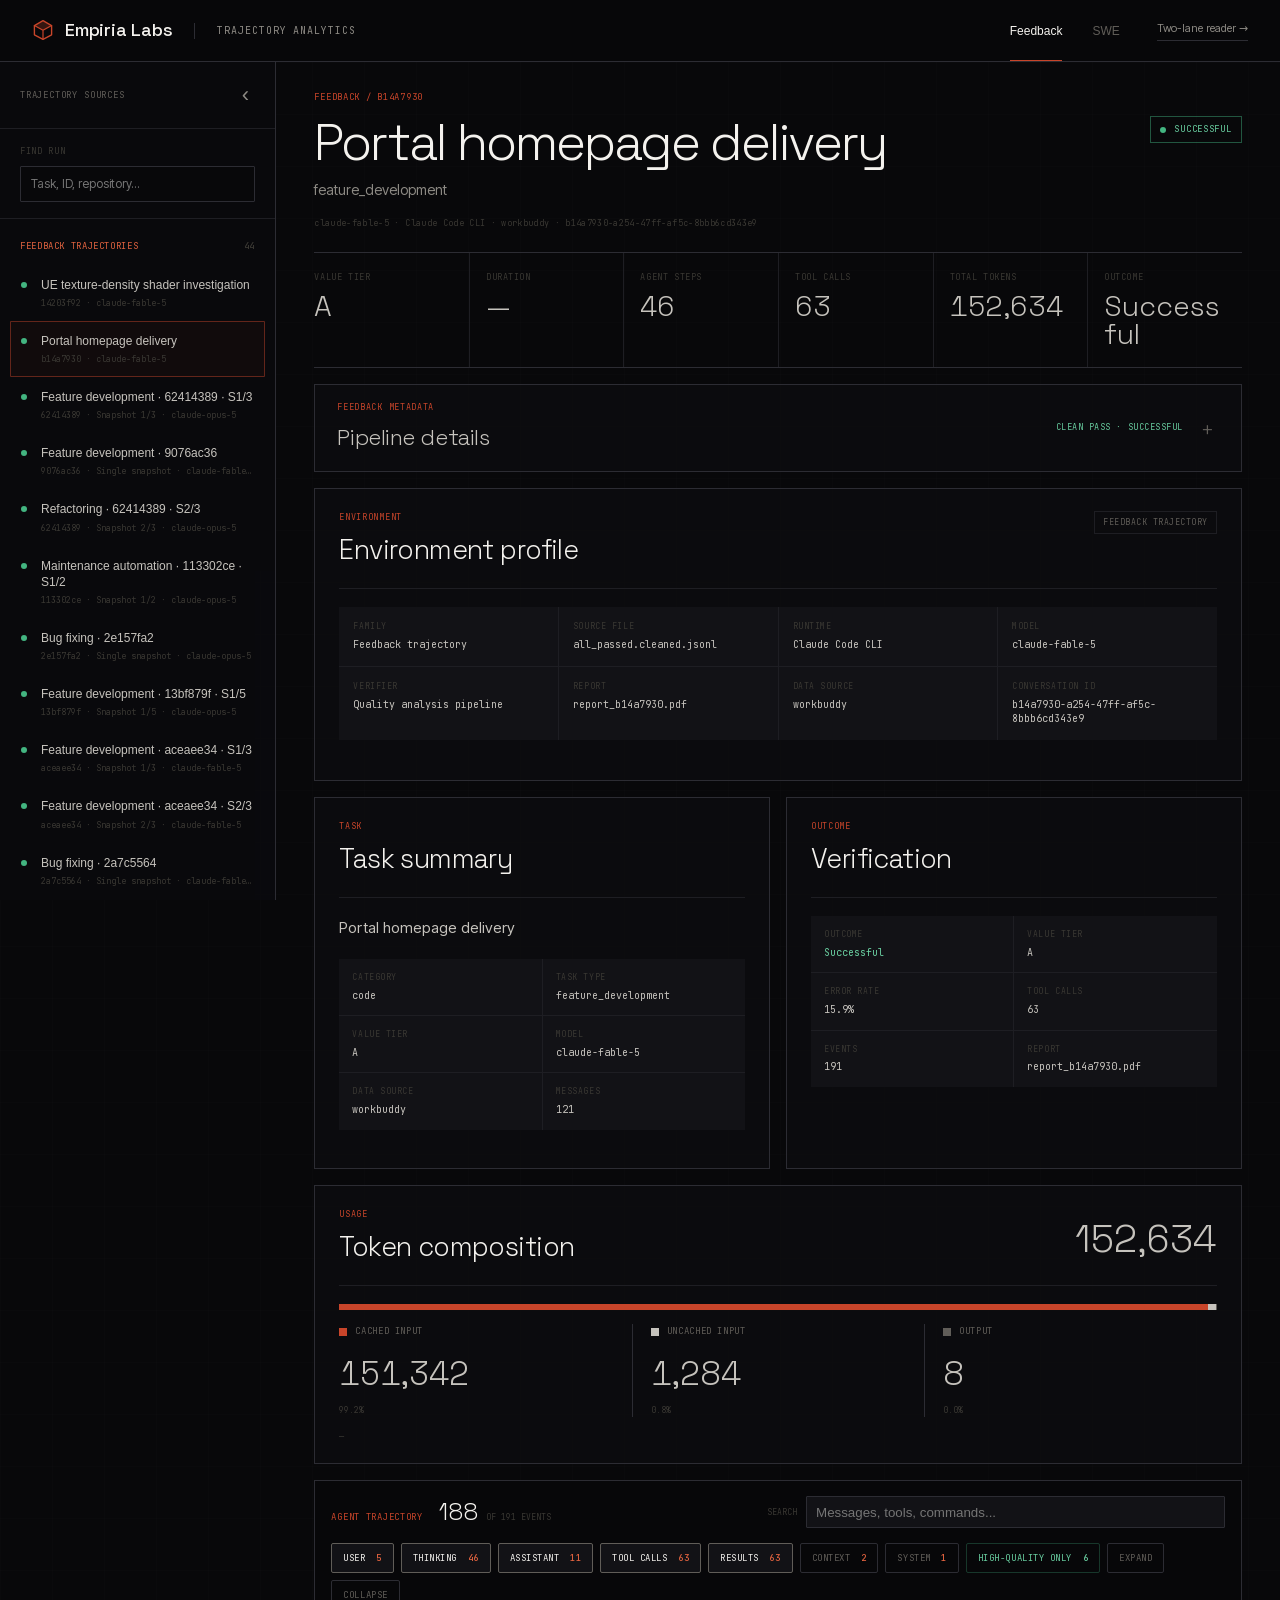
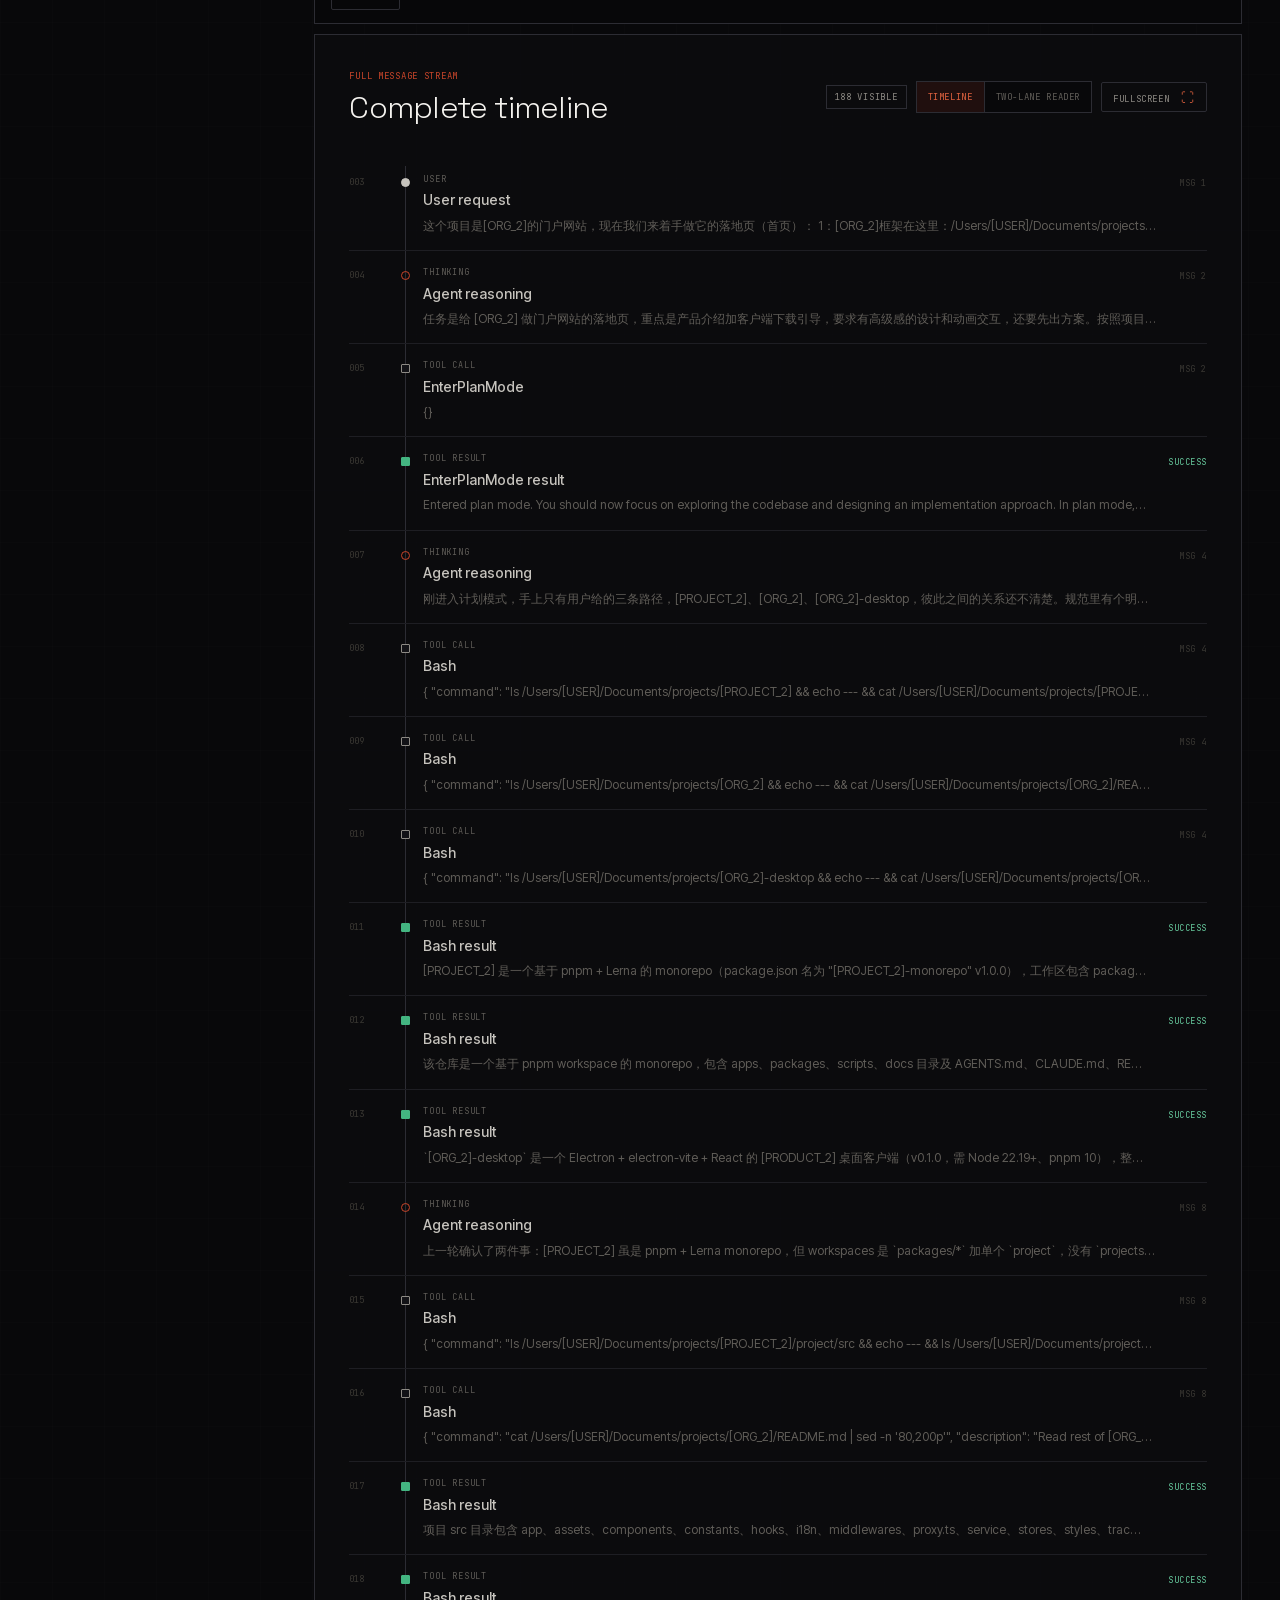
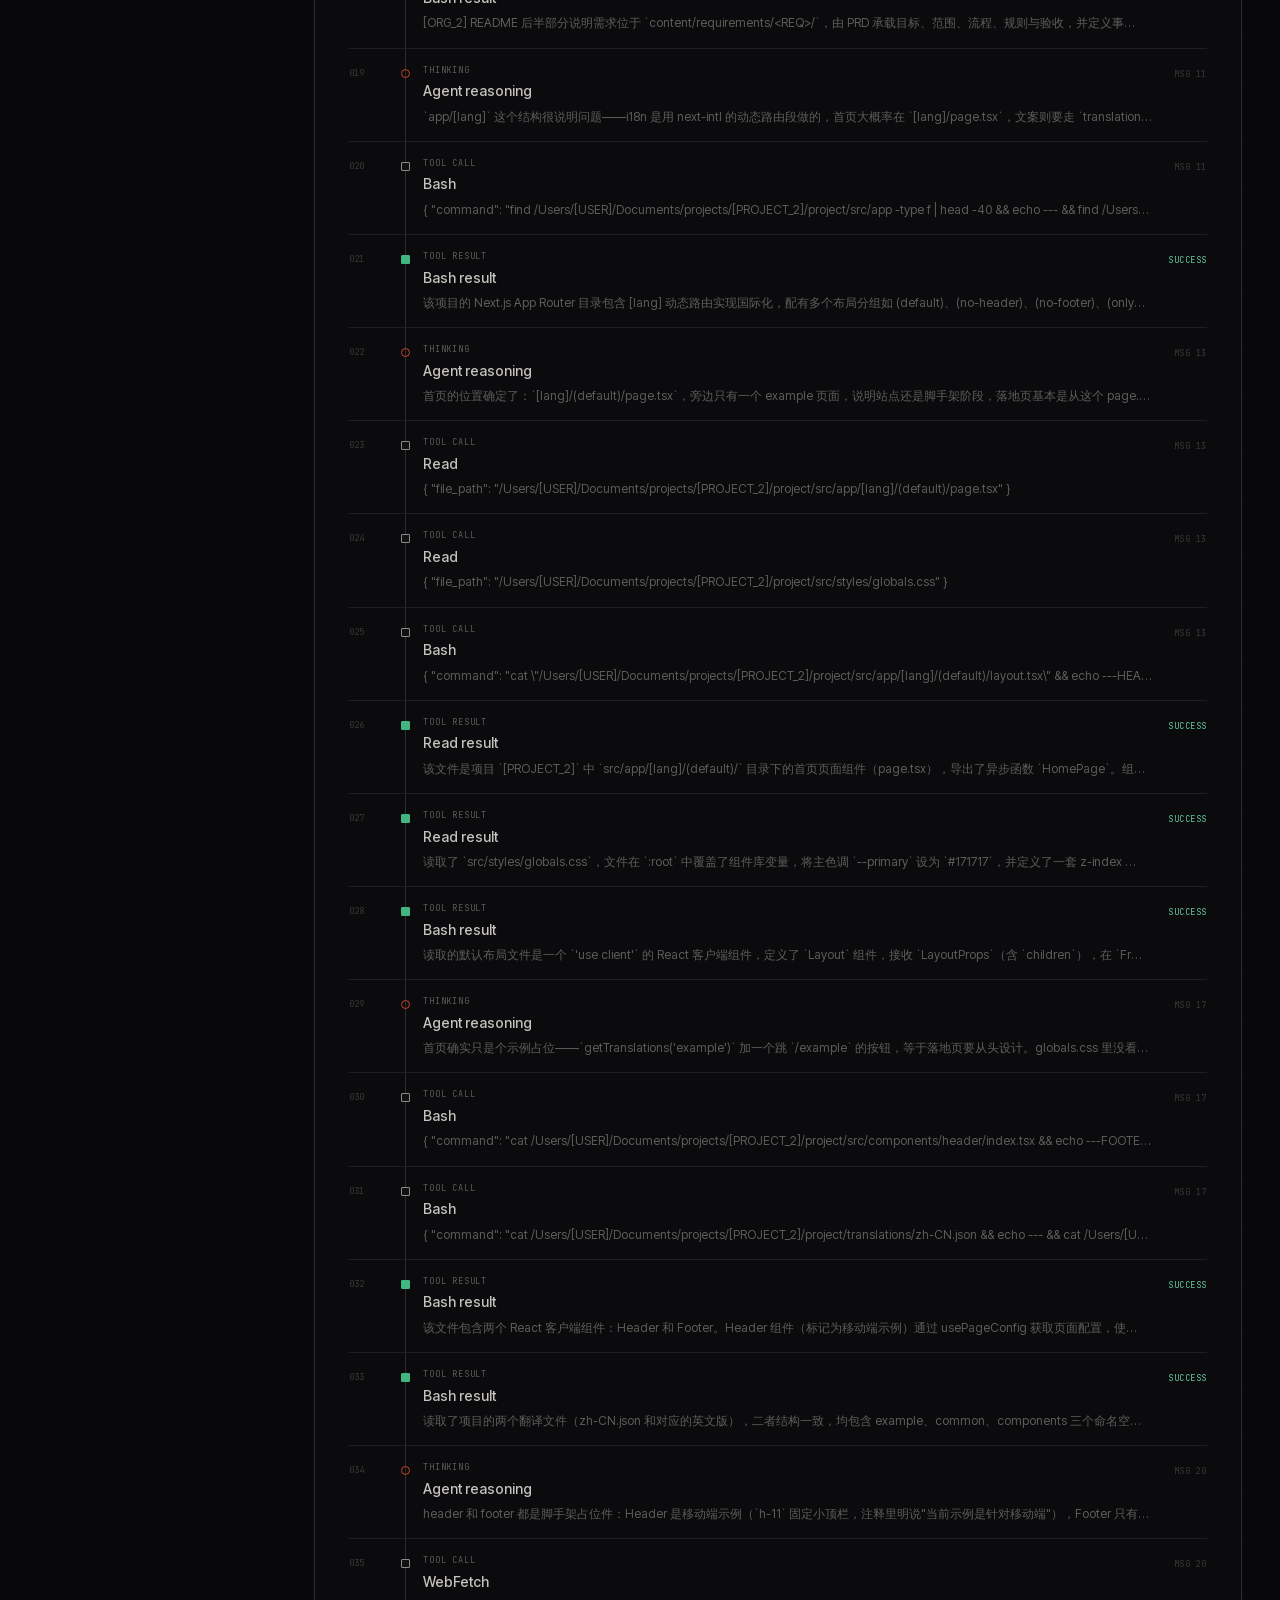
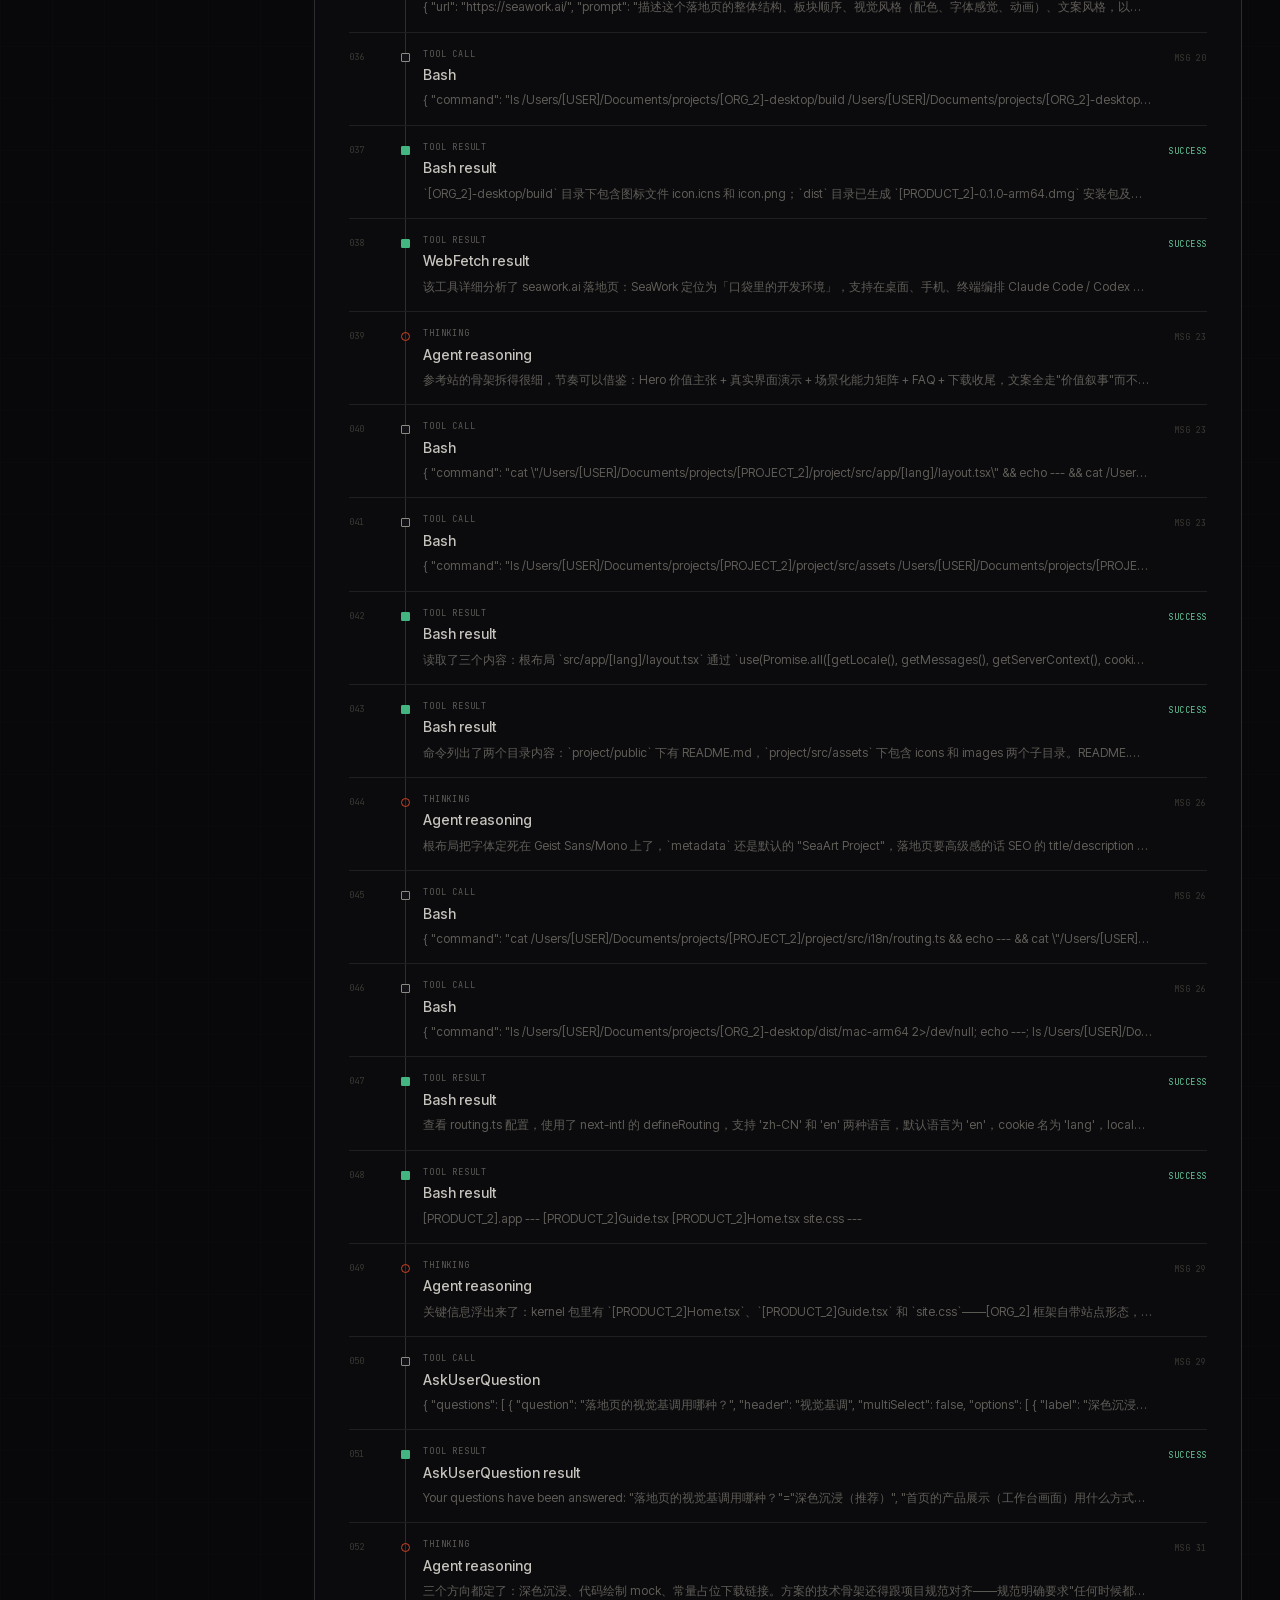
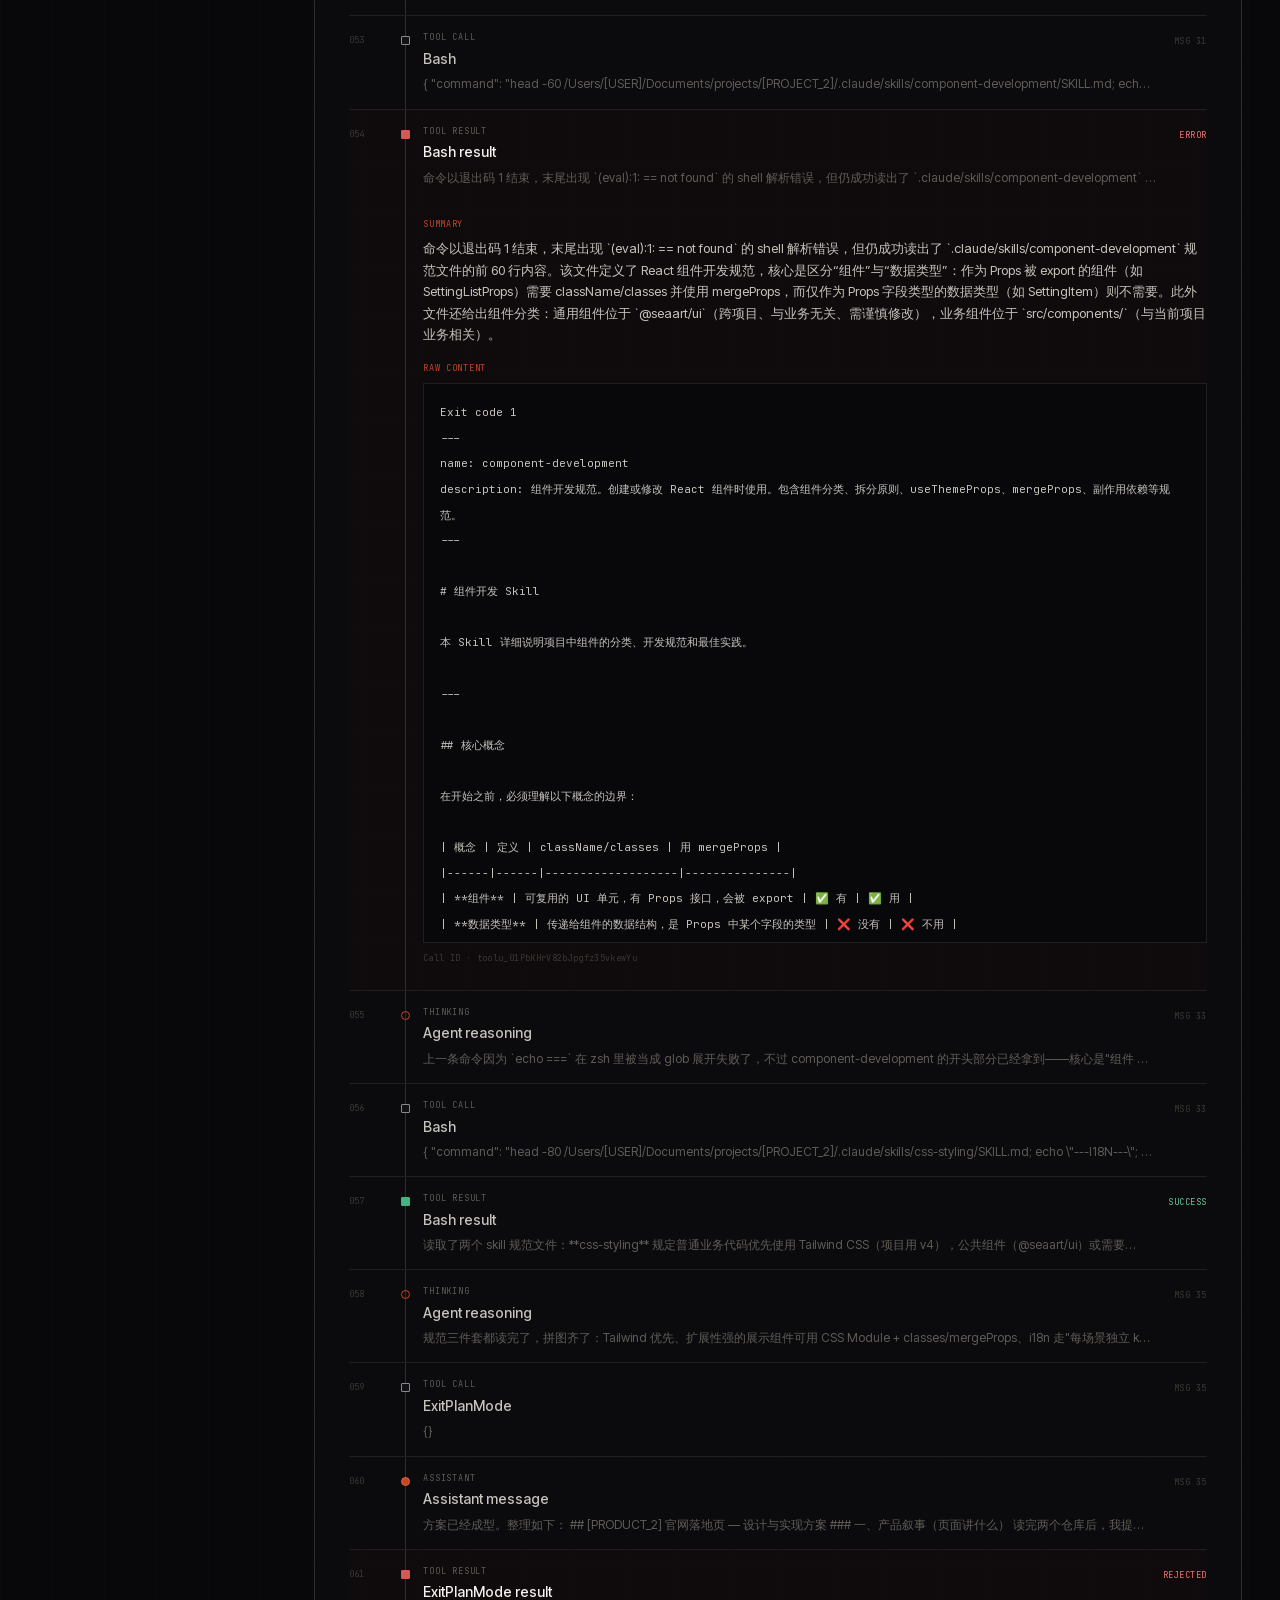
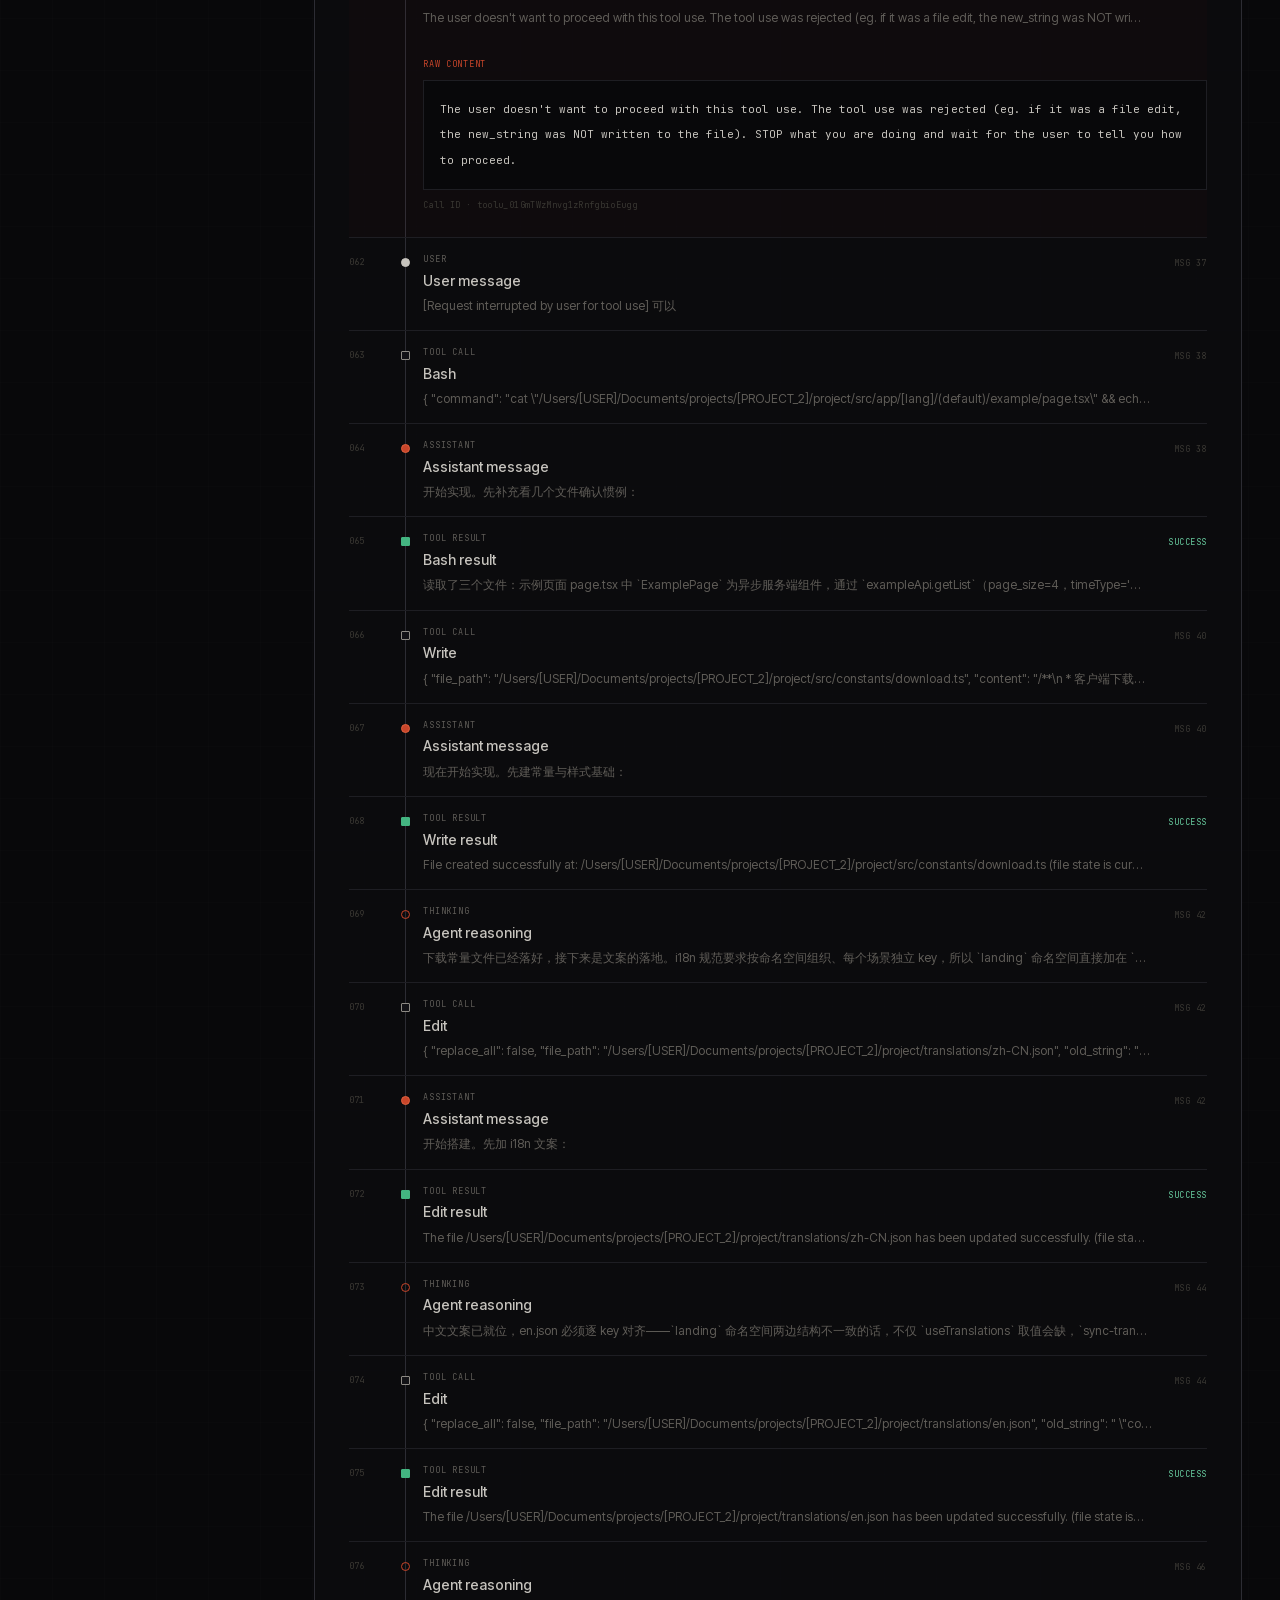
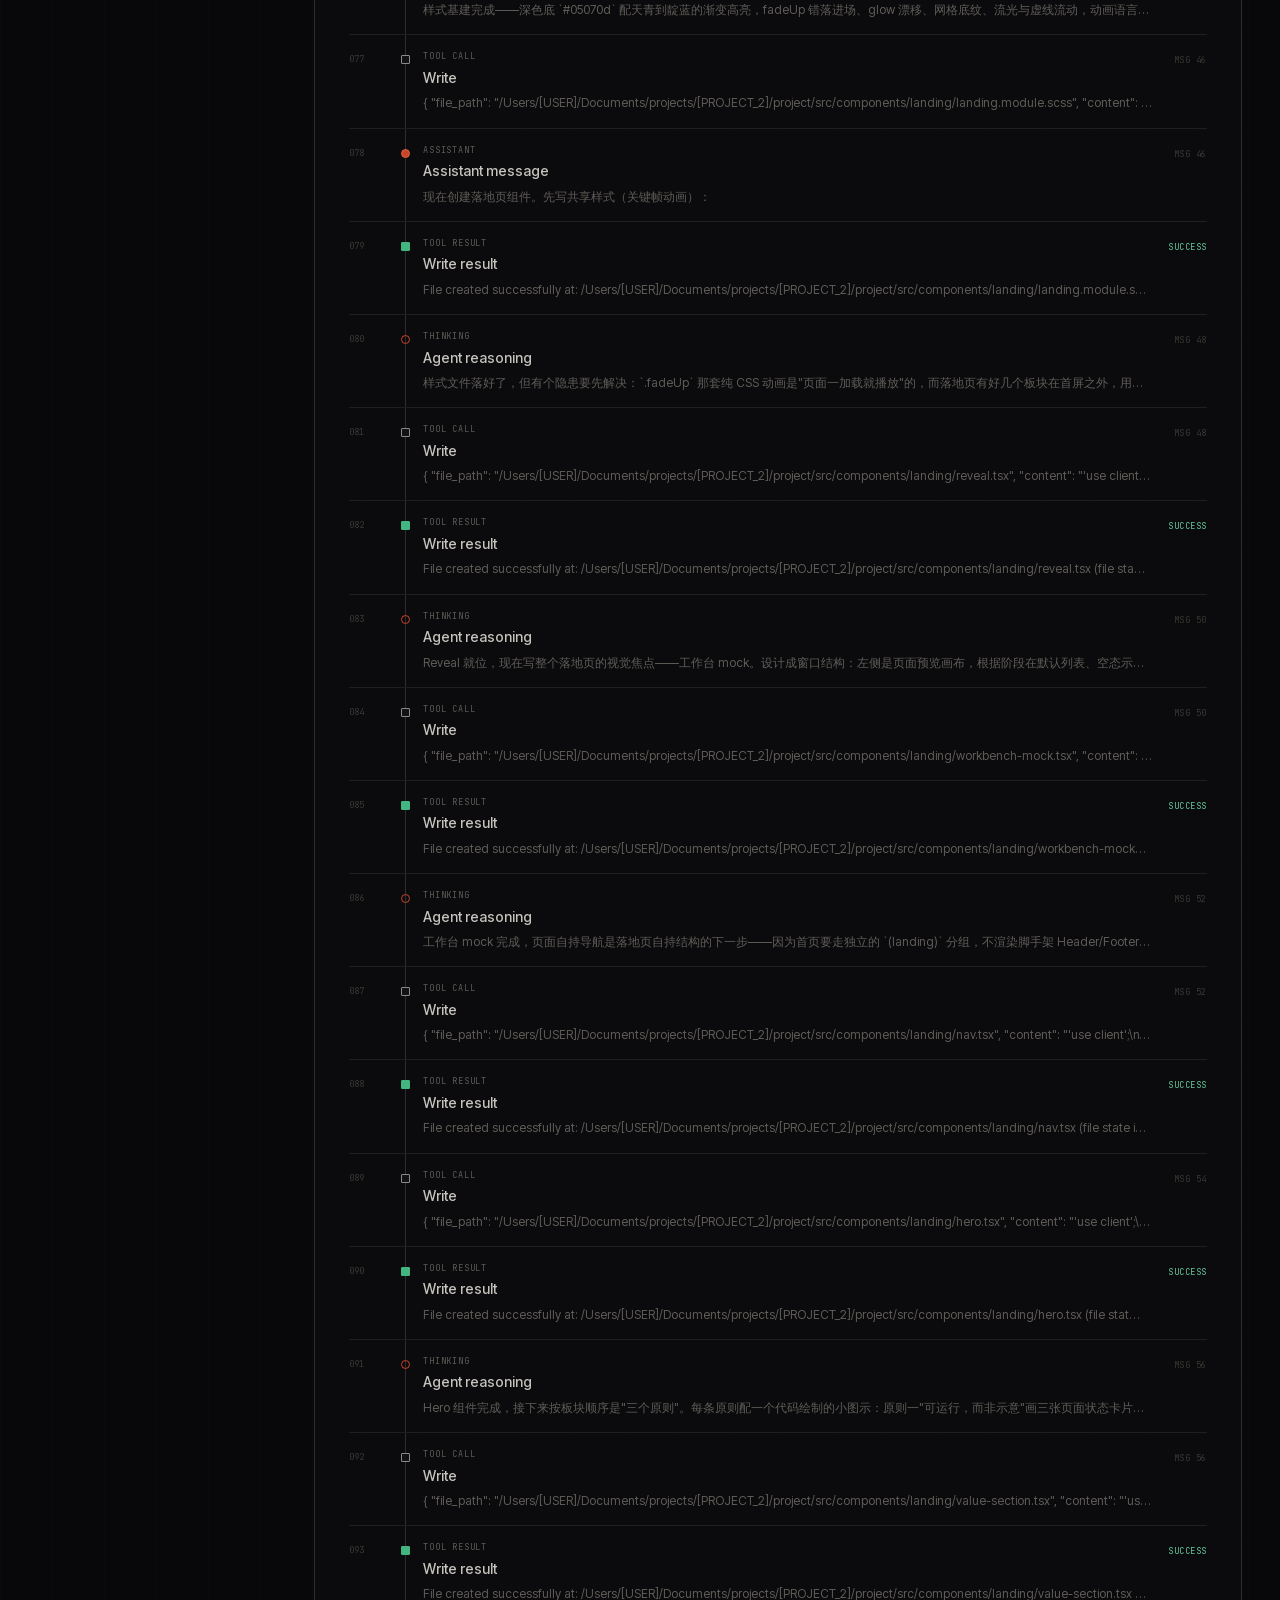
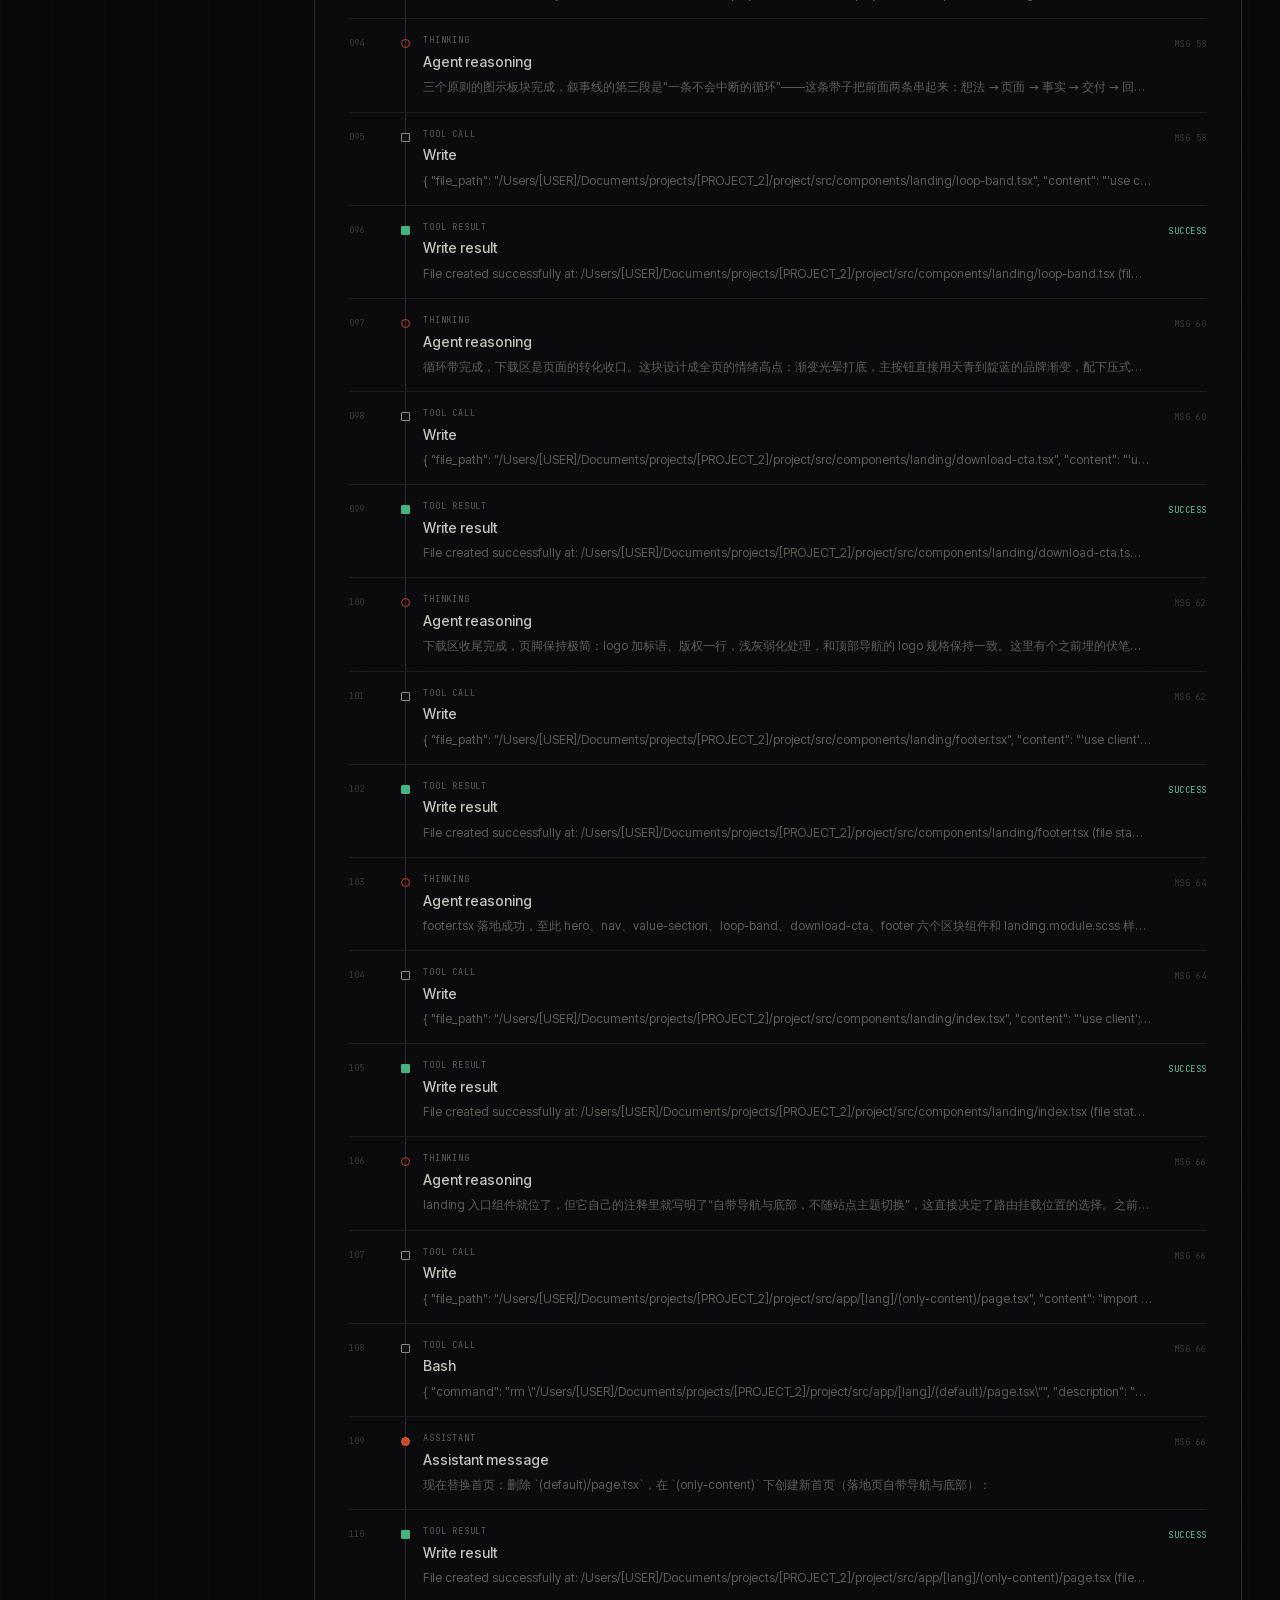
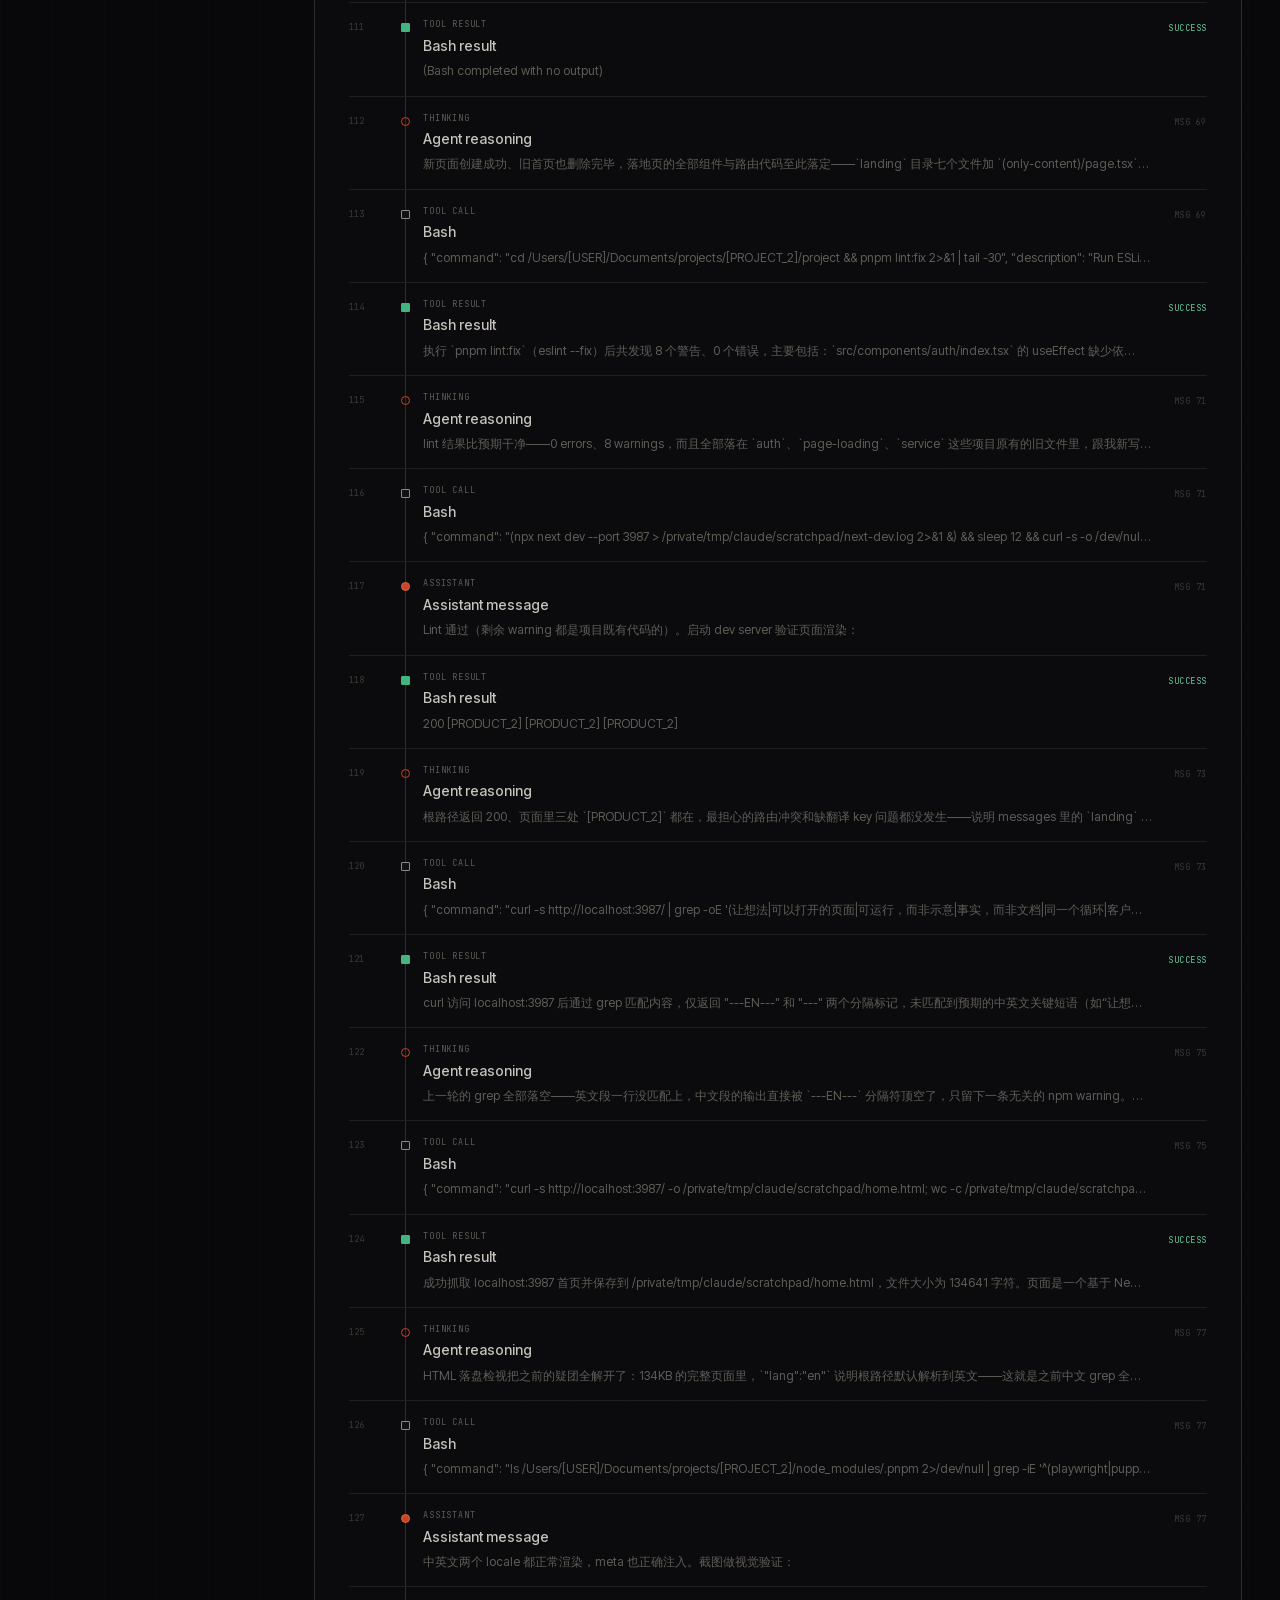
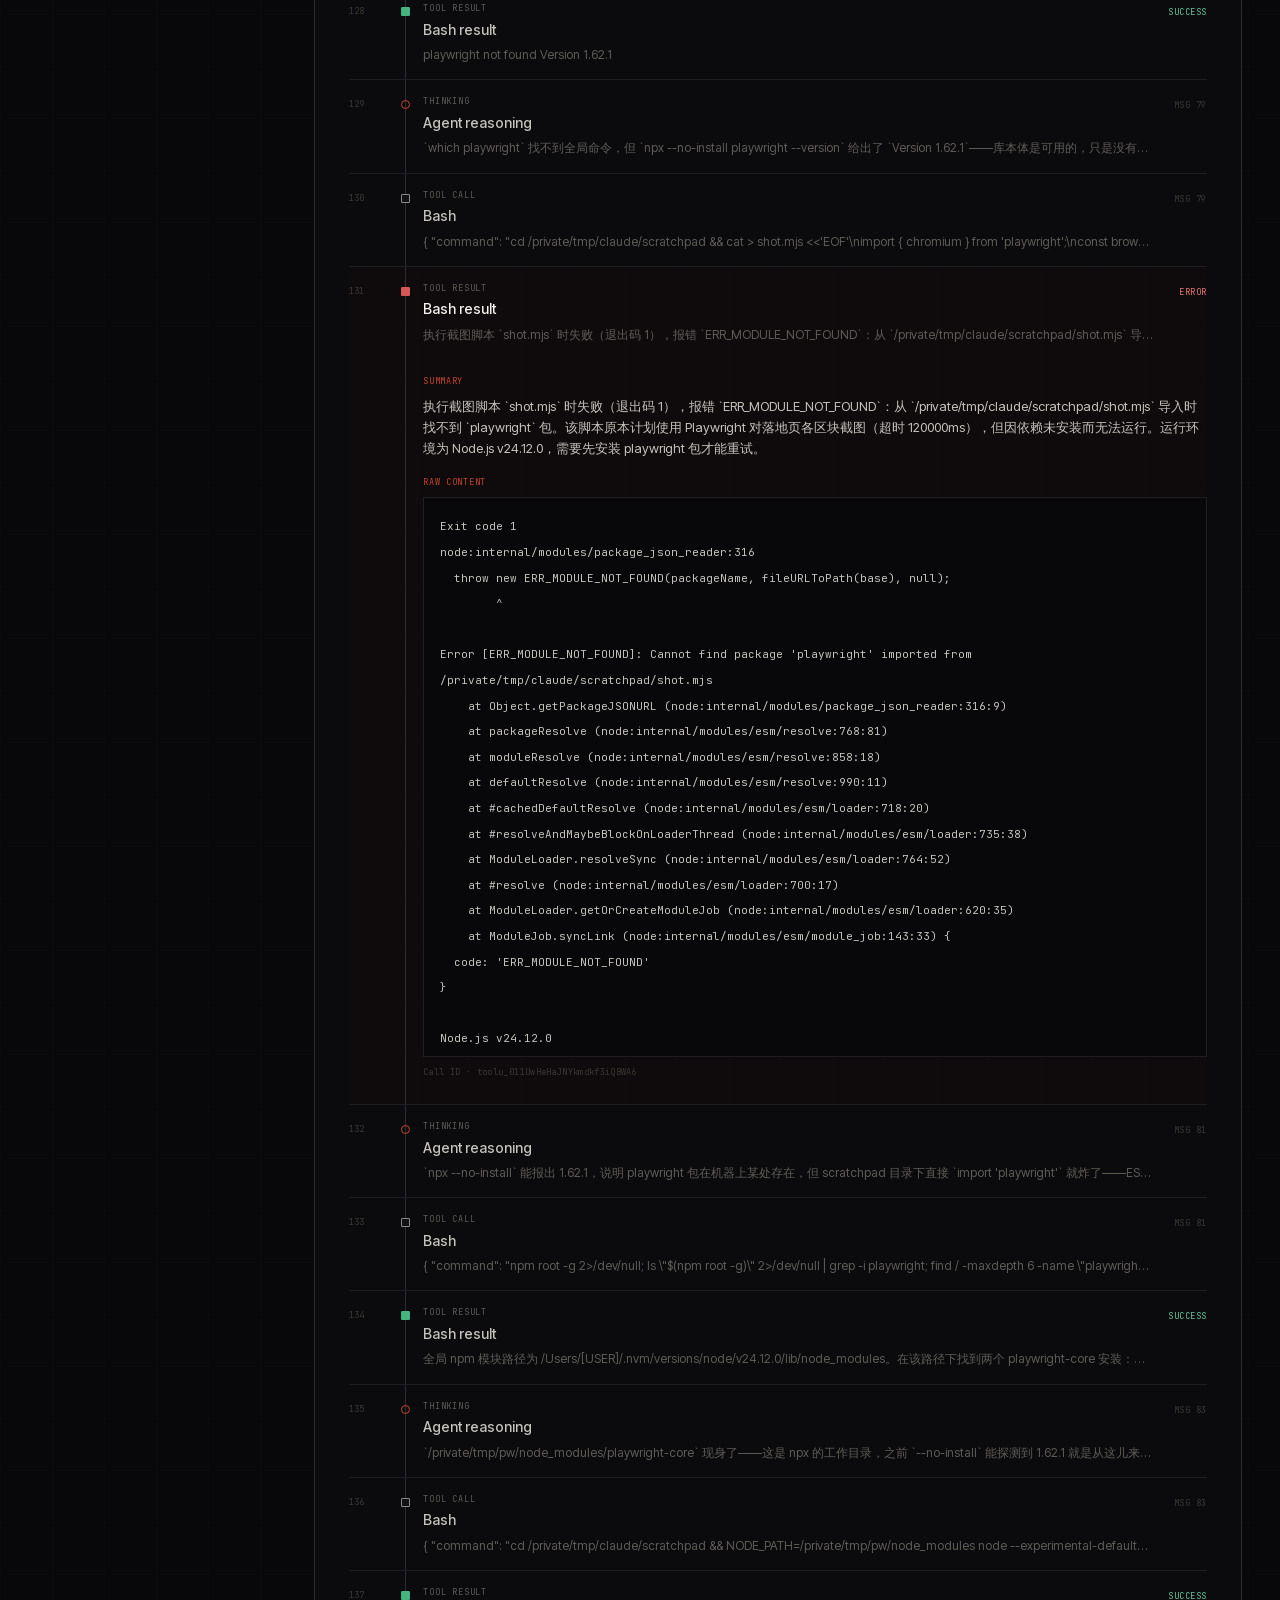
<file: trajectory-explorer.html>
<!DOCTYPE html>
<html lang="en">
<head>
<meta charset="utf-8">
<meta name="viewport" content="width=device-width, initial-scale=1">
<title>Trajectory Explorer — Agent Trajectory Viewer</title>
<meta name="description" content="Explore complete agent message timelines with reasoning, tool calls, tool results, and final answers.">
<meta name="theme-color" content="#08080A">
<link rel="icon" href="data:image/svg+xml,%3Csvg xmlns=%27http://www.w3.org/2000/svg%27 viewBox=%270 0 64 64%27 fill=%27none%27 stroke=%27%23C8452A%27 stroke-width=%275%27 stroke-linejoin=%27round%27%3E%3Cpath d=%27m32 5 25 14v27L32 59 7 46V19L32 5Z%27/%3E%3Cpath d=%27m7 19 25 14 25-14M32 33v26%27 stroke=%27%236B6862%27 stroke-width=%273%27/%3E%3C/svg%3E">
<link rel="stylesheet" href="fonts.css">
<link rel="preload" href="fonts/space-grotesk.woff2" as="font" type="font/woff2" crossorigin>
<link rel="preload" href="fonts/inter-tight.woff2" as="font" type="font/woff2" crossorigin>
<link rel="preload" href="fonts/jetbrains-mono.woff2" as="font" type="font/woff2" crossorigin>
<link rel="stylesheet" href="style.css?v=20260911-swe-3">
<link rel="stylesheet" href="swe-fork.css?v=20260911-swe-3">
</head>
<body>
<div class="world" aria-hidden="true"><div class="world-grid"></div></div>

<header class="analytics-topbar">
  <div class="analytics-topbar-inner">
    <a class="brand" href="index.html">
      <span class="brand-mark" aria-hidden="true">
        <svg class="brand-cube-construct" viewBox="0 0 64 64" fill="none" xmlns="http://www.w3.org/2000/svg">
          <path class="brand-cube-outline" d="m32 5 25 14v27L32 59 7 46V19L32 5Z"/>
          <path class="brand-cube-grid" d="m7 19 25 14 25-14M32 33v26"/>
          <path class="brand-cube-top" d="m32 5 25 14-25 14L7 19 32 5Z"/>
        </svg>
      </span>
      <span class="brand-name">Empiria&nbsp;Labs</span>
    </a>
    <span class="analytics-product-name">Trajectory Analytics</span>
    <nav class="analytics-category-nav" id="topCategoryNav" aria-label="Trajectory categories">
      <button type="button" data-category="feedback" aria-pressed="true">Feedback</button>
      <button type="button" data-category="swe" aria-pressed="false">SWE</button>
      <button type="button" data-category="terminal" aria-pressed="false">Terminal-Bench</button>
    </nav>
    <a class="analytics-back-link" href="trajectory-dialogue.html">Two-lane reader →</a>
  </div>
</header>

<main class="trajectory-main">
  <aside class="analytics-sidebar" id="analyticsSidebar">
    <div class="analytics-sidebar-head">
      <p>Trajectory sources</p>
      <button id="sidebarClose" type="button" aria-label="Hide trajectory sources" title="Hide trajectory sources">‹</button>
    </div>
    <label class="sidebar-search">
      <span>Find run</span>
      <input id="runSearch" type="search" placeholder="Task, ID, repository...">
    </label>
    <nav class="sidebar-groups" id="sidebarGroups" aria-label="Trajectory source groups"></nav>
    <div class="sidebar-filter-section">
      <p>Outcome</p>
      <label><input type="checkbox" data-run-filter="successful" checked> Successful</label>
      <label><input type="checkbox" data-run-filter="failed" checked> Failed / error</label>
    </div>
    <div class="sidebar-filter-section snapshot-filter-section">
      <p>Snapshots</p>
      <label><input type="checkbox" id="deduplicateSessions"> Longest snapshot per session</label>
      <small id="deduplicateHint">42 snapshots → 22 longest</small>
    </div>
    <div class="sidebar-footnote">
      <span id="sidebarRunCount">0 trajectories</span>
      <small>Feedback records and SWE environment rollouts share one analysis surface.</small>
    </div>
  </aside>

  <section class="analytics-content">
    <div class="analytics-content-inner">
      <button class="sidebar-open" id="sidebarOpen" type="button">Show trajectory sources</button>

      <section class="analytics-category-empty" id="categoryEmpty" hidden>
        <p>Trajectory source</p>
        <h1 id="categoryEmptyTitle">No trajectories yet</h1>
        <span id="categoryEmptyCopy">This source is ready for future runs.</span>
      </section>

      <div id="runView">

      <header class="run-header">
        <div class="run-breadcrumb" id="runBreadcrumb">Feedback / 14203f92</div>
        <div class="run-title-row">
          <div>
            <h1 id="trajectoryName">Trajectory</h1>
            <p id="runSubtitle">Loading trajectory...</p>
          </div>
          <span class="run-status" id="trajectoryResult">Successful</span>
        </div>
        <div class="run-meta-line" id="runMetaLine"></div>
      </header>

      <dl class="run-metrics" aria-label="Run metrics">
        <div><dt id="metricPrimaryLabel">Reward</dt><dd id="metricReward">—</dd></div>
        <div><dt>Duration</dt><dd id="metricDuration">—</dd></div>
        <div><dt>Agent steps</dt><dd id="metricSteps">—</dd></div>
        <div><dt>Tool calls</dt><dd id="metricTools">—</dd></div>
        <div><dt>Total tokens</dt><dd id="metricTokens">—</dd></div>
        <div><dt id="metricOutcomeLabel">Verification</dt><dd id="metricVerification">—</dd></div>
      </dl>

      <details class="analytics-panel pipeline-panel" id="pipelinePanel" hidden>
        <summary>
          <span><small id="pipelineSourceLabel">Feedback metadata</small><strong id="pipelinePanelTitle">Pipeline details</strong></span>
          <span class="pipeline-summary-status" id="pipelineSummaryStatus">Clean pass</span>
          <i aria-hidden="true">+</i>
        </summary>
        <div class="pipeline-detail-body">
          <section class="pipeline-detail-section pipeline-cleaning-section">
            <h3 id="pipeH1">Cleaning quality</h3>
            <dl class="pipeline-facts" id="pipelineCleanFacts"></dl>
          </section>
          <section class="pipeline-detail-section pipeline-classification-section">
            <h3 id="pipeH2">Task classification</h3>
            <dl class="pipeline-facts" id="pipelineClassificationFacts"></dl>
            <div class="pipeline-reason-list" id="pipelineReasonList"></div>
          </section>
          <section class="pipeline-detail-section">
            <h3 id="pipeH3">Value &amp; routing</h3>
            <dl class="pipeline-facts" id="pipelineRoutingFacts"></dl>
          </section>
          <section class="pipeline-detail-section">
            <h3 id="pipeH4">Quality analysis</h3>
            <dl class="pipeline-facts" id="pipelineQualityFacts"></dl>
          </section>
          <section class="pipeline-detail-section">
            <h3 id="pipeH5">Difficulty</h3>
            <dl class="pipeline-facts" id="pipelineDifficultyFacts"></dl>
          </section>
          <section class="pipeline-detail-section">
            <h3 id="pipeH6">Thinking cleanup</h3>
            <dl class="pipeline-facts" id="pipelineThinkingFacts"></dl>
          </section>
          <section class="pipeline-detail-section pipeline-segment-section">
            <h3 id="pipeH7">Quality segments</h3>
            <dl class="pipeline-facts" id="pipelineSegmentFacts"></dl>
            <div class="pipeline-segments" id="pipelineSegments"></div>
          </section>
          <section class="pipeline-detail-section pipeline-dataset-section">
            <h3 id="pipeH8">Dataset snapshot</h3>
            <dl class="pipeline-facts" id="pipelineDatasetFacts"></dl>
          </section>
        </div>
      </details>

      <section class="analytics-panel environment-panel" id="environmentPanel" aria-labelledby="environmentTitle">
        <header class="panel-heading">
          <div><p>Environment</p><h2 id="environmentTitle">Environment profile</h2></div>
          <span id="environmentFamily">—</span>
        </header>
        <dl class="environment-grid" id="environmentGrid"></dl>
        <div class="lifecycle" id="environmentLifecycle" hidden></div>
      </section>

      <div class="analytics-summary-grid">
        <section class="analytics-panel task-panel" aria-labelledby="taskTitle">
          <header class="panel-heading"><div><p>Task</p><h2 id="taskTitle">Task summary</h2></div></header>
          <p class="task-statement" id="taskStatement">—</p>
          <dl class="compact-facts" id="taskFacts"></dl>
        </section>

        <section class="analytics-panel verification-panel" aria-labelledby="verificationTitle">
          <header class="panel-heading"><div><p>Outcome</p><h2 id="verificationTitle">Verification</h2></div></header>
          <dl class="verification-list" id="verificationList"></dl>
        </section>
      </div>

      <section class="analytics-panel token-panel" aria-labelledby="tokenAccountingTitle">
        <header class="panel-heading token-panel-head">
          <div><p id="tokenPanelKicker">Usage</p><h2 id="tokenAccountingTitle">Token composition</h2></div>
          <strong id="tokenTotal">0</strong>
        </header>
        <div class="token-composition" aria-hidden="true">
          <i class="token-cached" id="tokenCachedBar"></i>
          <i class="token-uncached" id="tokenUncachedBar"></i>
          <i class="token-output" id="tokenOutputBar"></i>
        </div>
        <dl class="token-breakdown">
          <div><dt><i class="token-key cached"></i>Cached Input</dt><dd id="tokenCached">0</dd><small id="tokenCachedPct">0%</small></div>
          <div><dt><i class="token-key uncached"></i>Uncached Input</dt><dd id="tokenUncached">0</dd><small id="tokenUncachedPct">0%</small></div>
          <div><dt><i class="token-key output"></i>Output</dt><dd id="tokenOutput">0</dd><small id="tokenOutputPct">0%</small></div>
        </dl>
        <p class="token-usage-note" id="tokenUsageNote"></p>
      </section>

      <div class="timeline-workspace" id="timelineWorkspace">
      <div class="timeline-toolbar" id="timelineToolbar">
        <div class="timeline-toolbar-title">
          <p>Agent trajectory</p>
          <strong id="visibleCount">0</strong><span id="eventCount">events</span>
        </div>
        <label class="timeline-search"><span>Search</span><input id="trajectorySearch" type="search" placeholder="Messages, tools, commands..."></label>
        <div class="raw-filter-bar" id="trajectoryFilters" aria-label="Filter trajectory event types">
          <button type="button" data-filter="user" aria-pressed="true">User <b>0</b></button>
          <button type="button" data-filter="thinking" aria-pressed="true">Thinking <b>0</b></button>
          <button type="button" data-filter="assistant" aria-pressed="true">Assistant <b>0</b></button>
          <button type="button" data-filter="tool_call" aria-pressed="true">Tool calls <b>0</b></button>
          <button type="button" data-filter="tool_result" aria-pressed="true">Results <b>0</b></button>
          <button type="button" data-filter="context" aria-pressed="false">Context <b>0</b></button>
          <button type="button" data-filter="system" aria-pressed="false">System <b>0</b></button>
          <button class="high-quality-filter" type="button" id="highQualityOnly" aria-pressed="false" hidden>High-quality only <b id="highQualityCount">0</b></button>
          <button type="button" id="expandVisible">Expand</button>
          <button type="button" id="collapseAll">Collapse</button>
        </div>
      </div>

      <section class="raw-timeline-shell" aria-labelledby="timelineTitle">
        <header class="trajectory-panel-head compact">
          <div><p class="trajectory-overline">Full message stream</p><h2 id="timelineTitle">Complete timeline</h2></div>
          <div class="timeline-view-actions">
            <span class="state-status" id="timelineStatus">All events</span>
            <div class="timeline-view-switch" role="group" aria-label="Message stream view">
              <button type="button" id="linearViewButton" aria-pressed="true">Timeline</button>
              <button type="button" id="dialogueViewButton" aria-pressed="false">Two-lane reader</button>
            </div>
            <button class="timeline-fullscreen-button" type="button" id="timelineFullscreen" aria-pressed="false">Fullscreen <span aria-hidden="true">⛶</span></button>
          </div>
        </header>
        <div class="raw-timeline" id="rawTimeline" aria-live="polite"></div>
        <div class="embedded-dialogue" id="embeddedDialogue" hidden>
          <iframe id="dialogueFrame" title="Two-lane trajectory reader" src="about:blank"></iframe>
        </div>
        <p class="raw-empty" id="rawEmpty" hidden>No events match the current filters.</p>
      </section>
      </div>
      </div>
    </div>
  </section>
</main>

<script src="script.js"></script>
<script src="trajectory-data.js"></script>
<script src="swe-trajectory-data.js"></script>
<script src="feedback-pipeline-data.js"></script>
<script src="feedback-snapshot-index.js"></script>
<script src="trajectory-explorer.js?v=20260911-swe-3"></script>
</body>
</html>
</file>
<file: fonts.css>
/* ============================================================
   Self-hosted webfonts — the three families ropedia.com runs on.

   Space Grotesk  display   wght 300..700
   Inter Tight    body      wght 300..800
   JetBrains Mono labels    wght 400..700

   Self-hosted, not linked: fonts.googleapis.com does not resolve from
   mainland China, and a mirror only relocates the single point of
   failure. Served from our own origin the type cannot fail
   independently of the page.

   latin only. Every character the page renders was audited against the
   subset unicode-ranges: 181 unique characters, none outside latin, and
   the 110 CJK ones are set in the system stack by design.

   No italic is shipped: the site sets none, so the face would have been
   47 KB preloaded and never drawn.
   ============================================================ */

@font-face {
  font-family: 'Inter Tight';
  font-style: normal;
  font-weight: 300 800;
  font-display: swap;
  src: url(fonts/inter-tight.woff2) format('woff2');
  unicode-range: U+0000-00FF, U+0131, U+0152-0153, U+02BB-02BC, U+02C6, U+02DA, U+02DC, U+0304, U+0308, U+0329, U+2000-206F, U+20AC, U+2122, U+2191, U+2193, U+2212, U+2215, U+FEFF, U+FFFD;
}

@font-face {
  font-family: 'JetBrains Mono';
  font-style: normal;
  font-weight: 400 700;
  font-display: swap;
  src: url(fonts/jetbrains-mono.woff2) format('woff2');
  unicode-range: U+0000-00FF, U+0131, U+0152-0153, U+02BB-02BC, U+02C6, U+02DA, U+02DC, U+0304, U+0308, U+0329, U+2000-206F, U+20AC, U+2122, U+2191, U+2193, U+2212, U+2215, U+FEFF, U+FFFD;
}

@font-face {
  font-family: 'Space Grotesk';
  font-style: normal;
  font-weight: 300 700;
  font-display: swap;
  src: url(fonts/space-grotesk.woff2) format('woff2');
  unicode-range: U+0000-00FF, U+0131, U+0152-0153, U+02BB-02BC, U+02C6, U+02DA, U+02DC, U+0304, U+0308, U+0329, U+2000-206F, U+20AC, U+2122, U+2191, U+2193, U+2212, U+2215, U+FEFF, U+FFFD;
}
</file>
<file: trajectory-dialogue.css>
/* ============================================================
   Trajectory Dialogue — two-lane reader

   The split is by direction, not by speaker: everything the harness
   fed the model sits left, everything the model produced sits right.
   Across the 45-trajectory corpus that lands at 48.5% / 51.5%, so
   both lanes stay full.

   Readability notes, since people stare at this for hours:

   * The ground is #101216, not near-black. Pure #08080A squeezes every
     surface level into a two-point luminance range and the eye works
     to separate them; lifting the floor buys real contrast steps.
   * Mono is for code only. Prose — Chinese summaries, assistant text —
     is set in the body face at 14.5px. Small mono over long CJK lines
     was the single biggest fatigue source in the first pass.
   * The lane washes fade outward from the axis instead of tinting a
     whole half. Lane identity is only needed where the two sides are
     compared; a full-field colour cast is tiring and buys nothing.
   * Light and dark are both first class and follow the system unless
     the reader picks one.
   ============================================================ */

/* ── dark is the default ground ──────────────────────────── */
:root {
  --bg:        #101216;
  --bg-alt:    #14161B;
  --surface:   #191C22;
  --surface-2: #1E222A;
  --line:      #262A31;
  --line-2:    #333842;

  --ink:       #EDEBE7;
  --ink-2:     #BFBCB6;
  --ink-3:     #8E8B85;
  --ink-4:     #6B6862;
  --ink-5:     #4A4842;

  --accent:      #E0623F;
  --accent-soft: #F0805F;

  --success:   #4FC08D;
  --error:     #E06B6B;
  --timeout:   #E0AE55;
  --rejected:  #9A8AE0;

  --lane-in:       #6E93B8;
  --lane-in-soft:  #8FB0D0;
  --lane-out:      var(--accent);
  --surface-in:    #171B21;
  --surface-out:   #1F1B18;
  --wash-in:       rgba(110, 147, 184, .07);
  --wash-out:      rgba(224, 98, 63, .055);
  --selected:      rgba(224, 98, 63, .12);

  --f-display: "Space Grotesk", "Inter Tight", system-ui, sans-serif;
  --f-body:    "Inter Tight", "PingFang SC", "Hiragino Sans GB", "Microsoft YaHei", system-ui, sans-serif;
  --f-mono:    "JetBrains Mono", "SF Mono", "Roboto Mono", ui-monospace, monospace;

  --gutter-w:  74px;
  --stage-max: 1560px;
  --rail-w:    400px;

  --pad-card:  11px 13px;
  --gap-band:  22px;
  --gap-row:   8px;

  color-scheme: dark;
}

/* ── light: same structure, paper ground ─────────────────── */
@media (prefers-color-scheme: light) {
  :root:not([data-theme="dark"]) {
    --bg:        #FAF8F5;
    --bg-alt:    #F3F0EB;
    --surface:   #FFFFFF;
    --surface-2: #F7F4EF;
    --line:      #E4DFD7;
    --line-2:    #CFC8BE;

    --ink:       #1B1917;
    --ink-2:     #46433D;
    --ink-3:     #6E6A63;
    --ink-4:     #96918A;
    --ink-5:     #BEB8AF;

    --accent:      #B23A21;
    --accent-soft: #C8452A;

    --success:   #1E8A5C;
    --error:     #C23B3B;
    --timeout:   #A97612;
    --rejected:  #6B57C0;

    --lane-in:       #2F5D87;
    --lane-in-soft:  #40719E;
    --surface-in:    #F4F7FA;
    --surface-out:   #FDF6F2;
    --wash-in:       rgba(47, 93, 135, .06);
    --wash-out:      rgba(178, 58, 33, .05);
    --selected:      rgba(178, 58, 33, .10);

    color-scheme: light;
  }
}

:root[data-theme="light"] {
  --bg:        #FAF8F5;
  --bg-alt:    #F3F0EB;
  --surface:   #FFFFFF;
  --surface-2: #F7F4EF;
  --line:      #E4DFD7;
  --line-2:    #CFC8BE;

  --ink:       #1B1917;
  --ink-2:     #46433D;
  --ink-3:     #6E6A63;
  --ink-4:     #96918A;
  --ink-5:     #BEB8AF;

  --accent:      #B23A21;
  --accent-soft: #C8452A;

  --success:   #1E8A5C;
  --error:     #C23B3B;
  --timeout:   #A97612;
  --rejected:  #6B57C0;

  --lane-in:       #2F5D87;
  --lane-in-soft:  #40719E;
  --surface-in:    #F4F7FA;
  --surface-out:   #FDF6F2;
  --wash-in:       rgba(47, 93, 135, .06);
  --wash-out:      rgba(178, 58, 33, .05);
  --selected:      rgba(178, 58, 33, .10);

  color-scheme: light;
}

/* compact drops the breathing room without touching type size */
:root[data-density="compact"] {
  --pad-card: 7px 11px;
  --gap-band: 12px;
  --gap-row:  5px;
}

* { box-sizing: border-box; }
[hidden] { display: none !important; }
html { scroll-behavior: smooth; }

body {
  margin: 0;
  background: var(--bg);
  color: var(--ink);
  font-family: var(--f-body);
  font-size: 15px;
  line-height: 1.6;
  -webkit-font-smoothing: antialiased;
}
body.rail-open { padding-right: var(--rail-w); }

button, input, textarea { font: inherit; color: inherit; }

/* ── topbar ──────────────────────────────────────────────── */

.dlg-topbar {
  position: sticky; top: 0; z-index: 40;
  display: flex; align-items: center; gap: 18px;
  padding: 0 22px; height: 58px;
  background: color-mix(in srgb, var(--bg) 88%, transparent);
  backdrop-filter: blur(14px);
  border-bottom: 1px solid var(--line);
}

.dlg-brand { display: flex; align-items: center; gap: 10px; text-decoration: none; color: var(--ink); }
.dlg-brand-mark svg { width: 23px; height: 23px; display: block; }
.cube-outline { stroke: var(--accent); stroke-width: 3; }
.cube-grid    { stroke: var(--ink-4);  stroke-width: 2; }
.dlg-brand-name { font-family: var(--f-display); font-weight: 600; letter-spacing: -.01em; }

.dlg-product {
  font-family: var(--f-mono); font-size: 10.5px; letter-spacing: .16em;
  text-transform: uppercase; color: var(--ink-4);
  padding-left: 18px; border-left: 1px solid var(--line-2);
}

.dlg-topbar-tools { margin-left: auto; display: flex; align-items: center; gap: 7px; }

.dlg-tool {
  background: var(--surface); border: 1px solid var(--line);
  border-radius: 4px; padding: 5px 11px; cursor: pointer;
  font-size: 12.5px; color: var(--ink-3);
}
.dlg-tool:hover { border-color: var(--line-2); color: var(--ink); }
.dlg-tool[aria-pressed="true"] { border-color: var(--accent); color: var(--accent-soft); }
.dlg-tool b { font-weight: 500; color: var(--ink); margin-left: 4px; }
.dlg-tool.icon { padding: 5px 9px; font-size: 13px; }

.dlg-alt-link {
  color: var(--ink-3); text-decoration: none; font-size: 12.5px;
  border-bottom: 1px solid var(--line-2); padding-bottom: 1px; margin-left: 6px;
}
.dlg-alt-link:hover { color: var(--accent-soft); border-color: var(--accent); }

/* ── run picker ──────────────────────────────────────────── */

.dlg-picker { position: relative; }

.dlg-picker > button {
  display: flex; align-items: baseline; gap: 10px;
  background: var(--surface); border: 1px solid var(--line-2);
  border-radius: 4px; padding: 6px 12px; cursor: pointer; max-width: 420px;
}
.dlg-picker > button:hover { border-color: var(--ink-5); }
.dlg-picker > button b { font-weight: 500; font-size: 13.5px; white-space: nowrap; overflow: hidden; text-overflow: ellipsis; }
.dlg-picker > button small { font-family: var(--f-mono); font-size: 10.5px; color: var(--ink-4); }
.dlg-picker > button i { font-style: normal; color: var(--ink-4); font-size: 10px; }

.dlg-picker-panel {
  position: absolute; top: calc(100% + 8px); left: 0;
  width: 560px; max-height: 66vh; overflow: hidden;
  display: flex; flex-direction: column;
  background: var(--bg-alt); border: 1px solid var(--line-2);
  border-radius: 6px; box-shadow: 0 22px 56px rgba(0, 0, 0, .32); z-index: 50;
}
.dlg-picker-search { padding: 10px; border-bottom: 1px solid var(--line); }
.dlg-picker-search input {
  width: 100%; background: var(--surface); border: 1px solid var(--line-2);
  border-radius: 4px; padding: 8px 10px; font-size: 13px; outline: none;
}
.dlg-picker-search input:focus { border-color: var(--accent); }
.dlg-picker-list { overflow-y: auto; padding: 6px; }

.dlg-picker-item {
  display: grid; grid-template-columns: 1fr auto; gap: 3px 14px;
  width: 100%; text-align: left; cursor: pointer;
  background: none; border: 0; border-radius: 4px; padding: 8px 10px;
}
.dlg-picker-item:hover { background: var(--surface); }
.dlg-picker-item[aria-current="true"] { background: var(--surface-2); box-shadow: inset 2px 0 0 var(--accent); }
.dlg-picker-item strong { font-weight: 500; font-size: 13.5px; }
.dlg-picker-item em {
  grid-column: 1 / -1; font-style: normal;
  font-family: var(--f-mono); font-size: 10.5px; color: var(--ink-4);
}
.dlg-picker-item span { font-family: var(--f-mono); font-size: 10.5px; color: var(--ink-3); white-space: nowrap; }

/* ── run header ──────────────────────────────────────────── */

.dlg-runhead {
  display: flex; align-items: flex-end; gap: 40px; flex-wrap: wrap;
  max-width: var(--stage-max); margin: 0 auto; padding: 24px 22px 16px;
}
.dlg-runhead-main { flex: 1 1 420px; min-width: 0; }
.dlg-kicker {
  margin: 0 0 6px; font-family: var(--f-mono); font-size: 10.5px;
  letter-spacing: .14em; text-transform: uppercase; color: var(--accent);
}
.dlg-runhead h1 {
  margin: 0; font-family: var(--f-display); font-weight: 500;
  font-size: clamp(23px, 3vw, 34px); line-height: 1.15; letter-spacing: -.02em;
}
.dlg-runsub { margin: 7px 0 0; font-family: var(--f-mono); font-size: 11.5px; color: var(--ink-4); }

.dlg-metrics { display: flex; gap: 24px; margin: 0; flex-wrap: wrap; }
.dlg-metrics dt {
  font-family: var(--f-mono); font-size: 10px; letter-spacing: .12em;
  text-transform: uppercase; color: var(--ink-4); margin-bottom: 2px;
}
.dlg-metrics dd { margin: 0; font-family: var(--f-display); font-size: 19px; font-weight: 500; }

/* ── controls ────────────────────────────────────────────── */

.dlg-controls {
  position: sticky; top: 58px; z-index: 30;
  max-width: var(--stage-max); margin: 0 auto; padding: 10px 22px 12px;
  background: linear-gradient(var(--bg) 78%, transparent);
  display: flex; flex-direction: column; gap: 9px;
}

.dlg-lane-legend {
  display: grid; grid-template-columns: 1fr var(--gutter-w) 1fr;
  align-items: stretch; border-radius: 3px 3px 0 0; overflow: hidden;
  font-family: var(--f-mono); font-size: 11px; letter-spacing: .1em; text-transform: uppercase;
}
.dlg-lane-legend b { font-weight: 500; }
.lane-in {
  text-align: right; padding: 6px 14px; color: var(--lane-in-soft);
  background: var(--wash-in); box-shadow: inset 0 -2px 0 var(--lane-in);
}
.lane-in b { color: var(--ink); margin-left: 8px; }
.lane-out {
  text-align: left; padding: 6px 14px; color: var(--accent-soft);
  background: var(--wash-out); box-shadow: inset 0 -2px 0 var(--lane-out);
}
.lane-out b { color: var(--ink); margin-right: 8px; }
.lane-axis {
  display: flex; align-items: center; justify-content: center;
  font-size: 8.5px; color: var(--ink-5);
  background: linear-gradient(90deg, var(--wash-in) 50%, var(--wash-out) 50%);
  box-shadow: inset 0 -2px 0 var(--line-2);
}

.dlg-filters, .dlg-actions { display: flex; gap: 6px; align-items: center; flex-wrap: wrap; justify-content: center; }

.dlg-filters button, .dlg-actions button {
  background: var(--surface); border: 1px solid var(--line);
  border-radius: 3px; padding: 4px 10px; cursor: pointer;
  font-family: var(--f-mono); font-size: 10.5px; letter-spacing: .05em; color: var(--ink-3);
}
.dlg-filters button b, .dlg-actions button b { color: var(--ink); font-weight: 500; margin-left: 5px; }
.dlg-filters button:hover, .dlg-actions button:hover { border-color: var(--line-2); color: var(--ink); }
.dlg-filters button[aria-pressed="false"] { opacity: .4; }
.dlg-filters button[aria-pressed="true"]  { color: var(--ink-2); }
.dlg-filter-split { width: 1px; height: 17px; background: var(--line-2); margin: 0 8px; }

/* chips carry the lane colour, so the filter row reads as the same
   two groups the page is split into */
.dlg-filters button[data-type="system"],
.dlg-filters button[data-type="context"],
.dlg-filters button[data-type="inject"],
.dlg-filters button[data-type="user"],
.dlg-filters button[data-type="signal"],
.dlg-filters button[data-type="tool_result"] { border-left: 2px solid var(--lane-in); }
.dlg-filters button[data-type="thinking"],
.dlg-filters button[data-type="assistant"],
.dlg-filters button[data-type="tool_call"] { border-left: 2px solid var(--lane-out); }

.dlg-actions .danger[aria-pressed="true"] { border-color: var(--error); color: var(--error); }
.dlg-search input {
  background: var(--surface); border: 1px solid var(--line);
  border-radius: 3px; padding: 4px 10px; width: 270px; font-size: 12.5px; outline: none;
}
.dlg-search input:focus { border-color: var(--accent); }
.dlg-selection {
  font-family: var(--f-mono); font-size: 10.5px; color: var(--accent-soft);
  display: inline-flex; align-items: center; gap: 8px;
}

/* ── stage / lanes ───────────────────────────────────────── */

.dlg-stage { position: relative; max-width: var(--stage-max); margin: 0 auto; padding: 0 22px 160px; }
.dlg-lanes { position: relative; }

/* the wash fades outward from the axis: lane identity where the two
   sides are compared, neutral ground everywhere else */
.dlg-lanes::before {
  content: ""; position: absolute; inset: 0 50% 0 0;
  background: linear-gradient(to left, var(--wash-in), transparent 58%);
  border-right: 1px solid var(--line-2); pointer-events: none;
}
.dlg-lanes::after {
  content: ""; position: absolute; inset: 0 0 0 50%;
  background: linear-gradient(to right, var(--wash-out), transparent 58%);
  pointer-events: none;
}
.dlg-band, .dlg-empty { position: relative; z-index: 1; }

/* a band is one turn; sub-rows inside it are that turn's exchanges,
   so parallel calls stay together instead of reading as separate turns */
.dlg-band {
  display: grid;
  grid-template-columns: 1fr var(--gutter-w) 1fr;
  row-gap: var(--gap-row);
  align-items: start;
  margin-bottom: var(--gap-band);
}

.dlg-gut {
  grid-column: 2; display: flex; flex-direction: column; align-items: center;
  gap: 3px; padding-top: 13px; position: relative; align-self: stretch;
  cursor: pointer; border: 0; background: none;
}
.dlg-gut i {
  width: 7px; height: 7px; border-radius: 50%;
  background: var(--line-2); box-shadow: 0 0 0 4px var(--bg);
}
.dlg-gut:hover i { background: var(--ink-3); }
.dlg-gut span { font-family: var(--f-mono); font-size: 9.5px; color: var(--ink-5); }

/* a batch of parallel calls is tied together down the gutter */
.dlg-gut.in-batch::after {
  content: ""; position: absolute; top: 0; bottom: 0; left: calc(50% - .5px);
  width: 1px; background: var(--lane-out); opacity: .35;
}
/* a call and its result are tied across it */
.dlg-gut.is-pair::before {
  content: ""; position: absolute; top: 17px; left: 0; right: 0; height: 1px;
  background: linear-gradient(90deg, var(--lane-in), var(--lane-out)); opacity: .5;
}

.dlg-card {
  border: 1px solid var(--line); border-radius: 5px;
  background: var(--surface); overflow: hidden; min-width: 0;
}
/* the coloured edge sits on the inner side, so both bars flank the axis */
.dlg-card.at-in {
  grid-column: 1; background: var(--surface-in);
  border-right-width: 3px; border-right-color: var(--lane-in);
}
.dlg-card.at-out {
  grid-column: 3; background: var(--surface-out);
  border-left-width: 3px; border-left-color: var(--lane-out);
}
.dlg-card.at-in  .dlg-tag { color: var(--lane-in-soft); }
.dlg-card.at-out .dlg-tag { color: var(--accent-soft); }

.dlg-band.is-selected .dlg-card { box-shadow: 0 0 0 1px var(--accent), 0 0 0 6px var(--selected); }
.dlg-band.has-note .dlg-gut i { box-shadow: 0 0 0 3px var(--bg), 0 0 0 4px var(--accent); }

/* head */
.dlg-head {
  display: flex; align-items: center; gap: 9px;
  width: 100%; padding: var(--pad-card); cursor: pointer;
  background: none; border: 0; text-align: left;
}
.dlg-card:not(.collapsible) .dlg-head { cursor: default; }
.dlg-head:hover { background: color-mix(in srgb, var(--ink) 4%, transparent); }

.dlg-tag {
  font-family: var(--f-mono); font-size: 9.5px; letter-spacing: .1em;
  text-transform: uppercase; color: var(--ink-4); white-space: nowrap;
}
.dlg-name { font-family: var(--f-mono); font-size: 12.5px; color: var(--ink); white-space: nowrap; }
.dlg-badge {
  font-family: var(--f-mono); font-size: 9px; letter-spacing: .06em;
  color: var(--accent-soft); background: color-mix(in srgb, var(--accent) 14%, transparent);
  border-radius: 2px; padding: 1px 5px; white-space: nowrap;
}
.dlg-badge.dim { color: var(--ink-4); background: color-mix(in srgb, var(--ink) 8%, transparent); }
.dlg-peek {
  flex: 1; min-width: 0; font-family: var(--f-mono); font-size: 12px;
  color: var(--ink-3); white-space: nowrap; overflow: hidden; text-overflow: ellipsis;
}
.dlg-status {
  font-family: var(--f-mono); font-size: 9.5px; letter-spacing: .07em;
  text-transform: uppercase; padding: 1px 6px; border-radius: 2px; white-space: nowrap;
}
.st-success  { color: var(--success);  background: color-mix(in srgb, var(--success) 14%, transparent); }
.st-error    { color: var(--error);    background: color-mix(in srgb, var(--error) 15%, transparent); }
.st-timeout  { color: var(--timeout);  background: color-mix(in srgb, var(--timeout) 16%, transparent); }
.st-rejected { color: var(--rejected); background: color-mix(in srgb, var(--rejected) 16%, transparent); }
.dlg-chev { font-style: normal; color: var(--ink-5); font-size: 10px; }
.dlg-card.open .dlg-chev { transform: rotate(180deg); }

/* body — prose in the body face, mono reserved for code */
.dlg-body { padding: 11px 13px 13px; border-top: 1px solid var(--line); }
.dlg-card:not(.open) .dlg-body { display: none; }
.dlg-body p {
  margin: 0 0 10px; color: var(--ink-2); font-size: 14.5px; line-height: 1.68;
  white-space: pre-wrap; word-break: break-word; max-width: 78ch;
}
.dlg-body p:last-child { margin-bottom: 0; }

.dlg-sub {
  font-family: var(--f-mono); font-size: 9.5px; letter-spacing: .12em;
  text-transform: uppercase; color: var(--ink-4); margin: 13px 0 5px;
}
.dlg-sub:first-child { margin-top: 0; }

.dlg-pre {
  margin: 0; padding: 10px 12px; border-radius: 4px;
  background: var(--bg-alt); border: 1px solid var(--line);
  font-family: var(--f-mono); font-size: 12px; line-height: 1.65;
  color: var(--ink-2); white-space: pre-wrap; word-break: break-word;
  max-height: 420px; overflow: auto;
}
.dlg-pre.raw { color: var(--ink-3); }

/* assistant prose is the conclusion — it reads brightest */
.dlg-card.kind-assistant { background: var(--surface-2); }
.dlg-card.kind-assistant .dlg-body p { color: var(--ink); }

/* user turns are the chapter markers of the run */
.dlg-band.is-chapter { margin-top: 30px; }
.dlg-band.is-chapter .dlg-card {
  background: var(--surface-2); border-right-color: var(--lane-in-soft); border-right-width: 4px;
}
.dlg-chapter-rule {
  grid-column: 1 / -1; display: flex; align-items: center; gap: 12px;
  margin-bottom: 8px; font-family: var(--f-mono); font-size: 10px;
  letter-spacing: .14em; text-transform: uppercase; color: var(--accent);
}
.dlg-chapter-rule::after { content: ""; flex: 1; height: 1px; background: var(--line-2); }

/* reasoning reads quieter than everything else */
.dlg-card.kind-thinking { background: transparent; border-style: dashed; border-left-style: solid; }
.dlg-card.kind-thinking .dlg-name { color: var(--ink-3); }
.dlg-card.kind-thinking .dlg-body p { color: var(--ink-3); }

/* system / context are reference material, not conversation */
.dlg-card.kind-system, .dlg-card.kind-context { background: transparent; border-right-style: solid; }

/* per-turn boilerplate: present, addressable, out of the way */
.dlg-card.kind-inject {
  background: transparent; border-color: transparent;
  border-right-color: var(--ink-5); opacity: .55;
}
.dlg-card.kind-inject .dlg-head { padding-top: 5px; padding-bottom: 5px; }
.dlg-card.kind-inject .dlg-tag, .dlg-card.kind-inject .dlg-peek { font-size: 10.5px; }

/* an interrupt is the user stopping the agent — a signal, not a turn */
.dlg-card.kind-interrupt { border-right-color: var(--timeout); }
.dlg-card.kind-interrupt .dlg-tag { color: var(--timeout); }
.dlg-card.kind-notify, .dlg-card.kind-command { opacity: .85; }
.dlg-card.kind-notify .dlg-tag, .dlg-card.kind-command .dlg-tag { color: var(--ink-3); }

.dlg-empty { text-align: center; color: var(--ink-4); padding: 60px 0; font-size: 13px; }

/* ── minimap ─────────────────────────────────────────────── */

.dlg-minimap {
  position: fixed; top: 190px; bottom: 40px; right: 8px; width: 10px;
  display: flex; flex-direction: column; gap: 1px; z-index: 20;
}
body.rail-open .dlg-minimap { right: calc(var(--rail-w) + 8px); }
.dlg-minimap b {
  flex: 1; min-height: 1px; border-radius: 1px; cursor: pointer;
  background: var(--line-2); opacity: .55;
}
.dlg-minimap b:hover { opacity: 1; transform: scaleX(1.6); }
.dlg-minimap b.m-out       { background: var(--ink-5); }
.dlg-minimap b.m-error     { background: var(--error);    opacity: 1; }
.dlg-minimap b.m-timeout   { background: var(--timeout);  opacity: 1; }
.dlg-minimap b.m-rejected  { background: var(--rejected); opacity: 1; }
.dlg-minimap b.m-user      { background: var(--lane-in);  opacity: 1; }
.dlg-minimap b.m-interrupt { background: var(--accent);   opacity: 1; }

/* ── rail ────────────────────────────────────────────────── */

.dlg-rail {
  position: fixed; top: 0; right: 0; bottom: 0; width: var(--rail-w); z-index: 45;
  display: flex; flex-direction: column;
  background: var(--bg-alt); border-left: 1px solid var(--line-2);
}
.dlg-rail-head {
  display: flex; align-items: center; gap: 8px;
  padding: 0 10px 0 12px; height: 58px; border-bottom: 1px solid var(--line);
}
.dlg-rail-tabs { display: flex; gap: 4px; flex: 1; }
.dlg-rail-tabs button {
  background: none; border: 0; border-radius: 4px; padding: 5px 10px; cursor: pointer;
  font-family: var(--f-mono); font-size: 10.5px; letter-spacing: .06em; color: var(--ink-4);
}
.dlg-rail-tabs button[aria-pressed="true"] { background: var(--surface); color: var(--ink); }
.dlg-rail-close { background: none; border: 0; color: var(--ink-4); font-size: 20px; cursor: pointer; line-height: 1; }

.dlg-rail-panel { flex: 1; overflow-y: auto; padding: 14px; display: flex; flex-direction: column; gap: 12px; }

/* provenance */
.dlg-fact-group { border: 1px solid var(--line); border-radius: 5px; background: var(--surface); }
.dlg-fact-group > h3 {
  margin: 0; padding: 9px 12px; border-bottom: 1px solid var(--line);
  font-family: var(--f-mono); font-size: 10px; letter-spacing: .14em;
  text-transform: uppercase; color: var(--accent); font-weight: 500;
}
.dlg-facts { margin: 0; padding: 10px 12px; display: grid; grid-template-columns: minmax(84px, auto) 1fr; gap: 6px 12px; }
.dlg-facts dt { font-family: var(--f-mono); font-size: 10.5px; color: var(--ink-4); }
.dlg-facts dd {
  margin: 0; font-family: var(--f-mono); font-size: 11.5px; color: var(--ink-2); word-break: break-all;
}
.dlg-facts dd.prose { font-family: var(--f-body); font-size: 13px; line-height: 1.6; word-break: normal; }

.dlg-tokenbar { display: flex; height: 6px; border-radius: 3px; overflow: hidden; margin: 0 12px 10px; }
.dlg-tokenbar i { display: block; height: 100%; }

/* endpoint config */
.dlg-endpoint { border: 1px solid var(--line); border-radius: 5px; background: var(--surface); }
.dlg-endpoint > summary {
  padding: 9px 12px; cursor: pointer; list-style: none;
  font-family: var(--f-mono); font-size: 10.5px; letter-spacing: .1em;
  text-transform: uppercase; color: var(--ink-3);
  display: flex; justify-content: space-between; gap: 10px;
}
.dlg-endpoint > summary::-webkit-details-marker { display: none; }
.dlg-endpoint > summary span { color: var(--ink-4); text-transform: none; letter-spacing: 0; }
.dlg-endpoint > summary span.ok { color: var(--success); }
.dlg-endpoint label { display: block; padding: 0 12px 8px; font-family: var(--f-mono); font-size: 10px; color: var(--ink-4); }
.dlg-endpoint input {
  display: block; width: 100%; margin-top: 4px;
  background: var(--bg-alt); border: 1px solid var(--line-2); border-radius: 3px;
  padding: 6px 9px; font-family: var(--f-mono); font-size: 12px; outline: none;
}
.dlg-endpoint input:focus { border-color: var(--accent); }

.dlg-note { margin: 0; padding: 0 12px 10px; font-size: 12px; line-height: 1.6; color: var(--ink-4); }
.dlg-note code { font-family: var(--f-mono); font-size: 11px; color: var(--ink-3); }

.dlg-inline-actions { display: flex; gap: 6px; padding: 0 12px 11px; flex-wrap: wrap; }
.dlg-inline-actions button, .dlg-presets button, .dlg-scope button, .dlg-composer button {
  background: var(--surface); border: 1px solid var(--line-2); border-radius: 3px;
  padding: 5px 10px; cursor: pointer; font-family: var(--f-mono); font-size: 10.5px; color: var(--ink-2);
}
.dlg-inline-actions button:hover, .dlg-presets button:hover { border-color: var(--accent); color: var(--accent-soft); }

.dlg-presets { display: grid; grid-template-columns: 1fr 1fr; gap: 6px; }
.dlg-presets button { text-align: left; padding: 8px 10px; font-family: var(--f-body); font-size: 12.5px; }

.dlg-scope { display: flex; align-items: center; gap: 6px; font-family: var(--f-mono); font-size: 10px; color: var(--ink-4); }
.dlg-scope button[aria-pressed="true"] { border-color: var(--accent); color: var(--accent-soft); }
.dlg-scope small { margin-left: auto; color: var(--ink-3); }

.dlg-chat { flex: 1; min-height: 160px; display: flex; flex-direction: column; gap: 10px; }
.dlg-msg { border: 1px solid var(--line); border-radius: 5px; background: var(--surface); padding: 10px 12px; }
.dlg-msg.me { background: var(--surface-2); border-color: var(--line-2); }
.dlg-msg .role {
  font-family: var(--f-mono); font-size: 9.5px; letter-spacing: .12em;
  text-transform: uppercase; color: var(--ink-4); display: block; margin-bottom: 5px;
}
.dlg-msg p { margin: 0; font-size: 13.5px; line-height: 1.65; white-space: pre-wrap; word-break: break-word; }
.dlg-msg .jump {
  font-family: var(--f-mono); color: var(--accent-soft); cursor: pointer;
  background: none; border: 0; padding: 0; text-decoration: underline;
}

.dlg-composer { display: flex; gap: 6px; align-items: flex-end; }
.dlg-composer textarea {
  flex: 1; resize: vertical; background: var(--surface); border: 1px solid var(--line-2);
  border-radius: 4px; padding: 8px 10px; font-size: 13px; outline: none; font-family: var(--f-body);
}
.dlg-composer textarea:focus { border-color: var(--accent); }

/* notes */
.dlg-tagrow { display: flex; flex-wrap: wrap; gap: 5px; padding: 0 12px 8px; }
.dlg-tagrow button {
  background: var(--surface); border: 1px solid var(--line-2); border-radius: 999px;
  padding: 3px 10px; cursor: pointer; font-size: 11.5px; color: var(--ink-3);
}
.dlg-tagrow button[aria-pressed="true"] { border-color: var(--accent); color: var(--accent-soft); background: var(--selected); }
#noteText {
  display: block; width: calc(100% - 24px); margin: 0 12px 10px; resize: vertical;
  background: var(--surface); border: 1px solid var(--line-2); border-radius: 4px;
  padding: 8px 10px; font-size: 13px; outline: none; font-family: var(--f-body);
}
.dlg-note-list { display: flex; flex-direction: column; gap: 6px; }
.dlg-note-item {
  border: 1px solid var(--line); border-left: 3px solid var(--accent);
  border-radius: 4px; background: var(--surface); padding: 8px 10px;
  cursor: pointer; text-align: left; width: 100%;
}
.dlg-note-item b { font-family: var(--f-mono); font-size: 10.5px; color: var(--accent-soft); display: block; }
.dlg-note-item span { font-size: 12.5px; color: var(--ink-2); }

/* ── narrow screens: the two lanes stack ─────────────────── */

@media (max-width: 1180px) {
  body.rail-open { padding-right: 0; }
  .dlg-rail { width: 100%; }
  .dlg-lanes::before { inset: 0 auto 0 0; width: 15px; border-right: 1px solid var(--line-2); background: none; }
  .dlg-lanes::after { display: none; }
  .dlg-band { grid-template-columns: 30px 1fr; }
  .dlg-gut { grid-column: 1; padding-top: 12px; }
  .dlg-card.at-in, .dlg-card.at-out { grid-column: 2; }
  .dlg-gut.is-pair::before { display: none; }
  .dlg-lane-legend { grid-template-columns: 1fr; }
  .lane-in, .lane-out { text-align: left; padding: 6px 12px; }
  .lane-axis { display: none; }
  .dlg-minimap { display: none; }
}

@media (prefers-reduced-motion: reduce) {
  html { scroll-behavior: auto; }
  .dlg-minimap b:hover { transform: none; }
}
</file>
<file: style.css>
/* ============================================================
   Empiria Labs
   Near-black canvas, editorial serif, restrained vermilion.
   The typography is the visual; the accent earns its presence
   by appearing rarely.
   ============================================================ */

:root {
  /* surfaces — warm near-black, never pure #000 */
  --bg:        #08080A;
  --bg-alt:    #0C0C0F;
  --surface:   #121216;
  --line:      #1E1E23;
  --line-2:    #2C2C33;

  /* ink — warm off-white, paper rather than screen */
  --ink:       #F4F2EE;
  --ink-2:     #C6C3BD;
  --ink-3:     #8D8A84;
  --ink-4:     #605D58;
  --ink-5:     #3A3833;

  /* the single signal: annotation vermilion */
  --accent:      #C8452A;
  --accent-soft: #E0623F;
  --on-accent:   #FDF6F3;

  /* semantic result signals */
  --success:      #43B581;
  --success-soft: #69CEA0;
  --error:        #D95656;
  --error-soft:   #F07878;

  /* The three-family system: a geometric display sans, a tight body sans,
     and a mono that carries every label. Each family falls back to the
     next one in the system rather than straight to system-ui, so a single
     failed face degrades to a deliberate choice instead of to whatever
     the OS happens to ship. */
  --f-display: "Space Grotesk", "Inter Tight", system-ui, sans-serif;
  --f-body:    "Inter Tight", "PingFang SC", "Hiragino Sans GB", "Microsoft YaHei", system-ui, sans-serif;
  --f-mono:    "JetBrains Mono", "SF Mono", "Roboto Mono", ui-monospace, monospace;
  --f-cjk:     "PingFang SC", "Hiragino Sans GB", "Noto Sans SC", "Microsoft YaHei", sans-serif;

  --gutter: clamp(20px, 5vw, 88px);
  --measure: 1320px;
}

*, *::before, *::after { box-sizing: border-box; }

html { scroll-behavior: smooth; }

body {
  margin: 0;
  background: var(--bg);
  color: var(--ink);
  font-family: var(--f-body);
  font-size: 16px;
  line-height: 1.6;
  -webkit-font-smoothing: antialiased;
  text-rendering: optimizeLegibility;
}

a { color: inherit; text-decoration: none; }
h1, h2, h3, p, blockquote, figure, ol, ul { margin: 0; }
ol, ul { padding: 0; list-style: none; }

.container {
  width: 100%; max-width: var(--measure);
  margin-inline: auto;
  padding-inline: var(--gutter);
}

/* ── shared type roles ──────────────────────────────────── */

/* Removing our own italic declarations is not enough to remove italics:
   `em { font-style: italic }` lives in the browser's default stylesheet,
   so <em> stays slanted until it is overridden explicitly. Left alone
   that would be the worst of both worlds — the display family has no
   italic face, so every emphasised clause would be a sheared Space
   Grotesk, which is precisely the synthesis we are avoiding. <i> is
   listed too so a future one cannot reintroduce it. */
em, i { font-style: normal; }

.label {
  font-family: var(--f-mono);
  font-size: 10.5px; font-weight: 500;
  letter-spacing: .1em; text-transform: uppercase;
  color: var(--accent);
}
.label span {
  margin-left: .9em; color: var(--ink-4);
  font-family: var(--f-cjk); letter-spacing: .1em;
}

.eyebrow {
  font-family: var(--f-mono);
  font-size: 10.5px; font-weight: 500;
  letter-spacing: .16em; text-transform: uppercase;
  color: var(--ink-3);
}

.section-title,
.hero-title,
.statement,
.closing-title {
  font-family: var(--f-display);
  font-weight: 400;
  /* Tighter than the serif it replaces, and that is not a preference.
     Space Grotesk is built on near-circular bowls, so at display sizes
     the default sidebearings open into visible gaps between round pairs
     while the serif's brackets used to bridge them. The reference site
     runs -.04em at 54px and -.044em at 84px; -.032em is the same
     instinct held back a little, since these lines carry whole
     sentences rather than two-word headings.

     400 rather than the serif's 300: a geometric sans distributes its
     weight evenly, so a light cut on near-black reads as washed out at
     the exact sizes that are supposed to carry the argument. */
  letter-spacing: -.032em;
  color: var(--ink);
}
.section-title em,
.hero-title em,
.statement em,
.closing-title em {
  /* No slope anywhere on the site, which also means this clause has no
     reason to leave the display family — switching to Inter Tight was
     only ever a way to borrow a drawn italic, and it cost the sentence
     its single continuous typeface. The line is one face again; the
     clause is simply the part of it that is lit.

     Weight has to go through font-variation-settings, not font-weight:
     these headings inherit 'wght' from the scroll-linked ramp, and an
     inherited variation setting overrides font-weight outright —
     measured, font-weight: 600 here changed the rendered width by
     exactly nothing. The offset rides the ramp instead of fighting it,
     so the clause stays 70 heavier than its sentence at every point of
     the breath. 400 is the fallback for the headings outside the ramp,
     and 470 + 70 stays well inside the 300..700 axis. */
  font-variation-settings: 'wght' calc(var(--wght, 400) + 70);
  color: var(--accent-soft);
}

/* ── header ─────────────────────────────────────────────── */
.site-head {
  position: sticky; top: 0; z-index: 50;
  background: rgba(8,8,10,.72);
  backdrop-filter: blur(14px);
  border-bottom: 1px solid var(--line);
}
.head-inner {
  display: flex; align-items: center; gap: 32px;
  height: 68px;
}
.brand { display: inline-flex; align-items: center; gap: 11px; }
.brand-mark { width: 22px; height: 22px; color: var(--accent); display: block; }
.brand-mark svg { width: 100%; height: 100%; display: block; }
.brand-cube-outline,
.brand-cube-grid {
  fill: none;
  stroke: currentColor;
  stroke-linecap: round;
  stroke-linejoin: round;
}
.brand-cube-outline { stroke-width: 4; }
.brand-cube-grid { stroke-width: 3.5; }
.brand-cube-top { fill: currentColor; opacity: .24; stroke: none; }
.brand-cube-construct .brand-cube-outline,
.brand-cube-construct .brand-cube-grid {
  stroke-dasharray: 240;
  animation: brandCubeDraw 4.4s ease-in-out infinite;
}
.brand-cube-construct .brand-cube-grid { animation-delay: .18s; }
.brand-cube-construct .brand-cube-top {
  animation: brandCubeFill 4.4s ease-in-out infinite;
}
@keyframes brandCubeDraw {
  0%      { stroke-dashoffset: 240; opacity: .2; }
  34%,72% { stroke-dashoffset: 0; opacity: 1; }
  100%    { stroke-dashoffset: -240; opacity: .2; }
}
@keyframes brandCubeFill {
  0%,24%,100% { opacity: 0; }
  48%,72%     { opacity: .24; }
}
.brand-name {
  font-family: var(--f-display);
  font-size: 18px; font-weight: 500; letter-spacing: -.012em;
}

.site-nav { display: flex; gap: 28px; margin-left: auto; }
.site-nav a {
  font-size: 12.5px; font-weight: 400; color: var(--ink-3);
  transition: color .18s ease;
}
/* .active stays ungated — scroll-spy must mark the current section on
   touch too. The :hover half moves into the hover block below, or a
   tap leaves the item permanently lit. */
.site-nav a.active { color: var(--ink); }

.head-cta {
  font-size: 12.5px; color: var(--ink-2);
  padding-bottom: 2px; border-bottom: 1px solid var(--line-2);
  transition: color .18s ease, border-color .18s ease;
}


.nav-toggle {
  display: none; margin-left: auto;
  width: 34px; height: 34px; padding: 0;
  background: none; border: 1px solid var(--line-2); border-radius: 2px;
  flex-direction: column; align-items: center; justify-content: center; gap: 5px;
  cursor: pointer;
}
.nav-toggle span { width: 15px; height: 1px; background: var(--ink-2); }

/* ── buttons ────────────────────────────────────────────── */
.btn {
  display: inline-flex; align-items: center; justify-content: center;
  height: 46px; padding: 0 26px;
  font-size: 13px; font-weight: 500; letter-spacing: .01em;
  border-radius: 2px; transition: all .18s ease;
}
.btn-solid { background: var(--accent); color: var(--on-accent); }

.btn-quiet { border: 1px solid var(--line-2); color: var(--ink-2); }


/* ── hero ───────────────────────────────────────────────── */
.hero { position: relative; overflow: hidden; }
/* Signals that the plane is an instrument you can act on — but only once the
   interaction is actually armed, so a coarse-pointer device is never promised
   something it cannot do. Reset over the copy, where the pointer's job is
   reading and selecting, not probing. */
html.pointer-fine .hero { cursor: crosshair; }
html.pointer-fine .hero-inner,
html.pointer-fine .hero-foot,
html.pointer-fine .hero-banner { cursor: auto; }
.hero-field { position: absolute; inset: 0; pointer-events: none; }

/* The environment: a real 3D ground plane that recedes to a horizon and
   scrolls toward the viewer forever. One cell of travel per cycle, so the
   loop is seamless.

   --pox / --yaw / --pitch are written by script.js from the pointer. Shifting
   the vanishing point is what actually sells "the camera turned"; the two
   rotations alone would just skew the plane. All three default to neutral, so
   with scripting off the plane renders exactly as before. */
.plane-wrap {
  position: absolute; left: 0; right: 0; top: 54%; bottom: -4%;
  overflow: hidden;
  perspective: 340px;
  perspective-origin: calc(50% + var(--pox, 0px)) 0%;
  -webkit-mask-image: linear-gradient(to bottom, transparent 0, #000 9%, #000 100%);
          mask-image: linear-gradient(to bottom, transparent 0, #000 9%, #000 100%);
}
.grid-plane {
  position: absolute; left: -90%; right: -90%; top: 0; height: 240%;
  /* yaw before tilt: the world turns about the screen's vertical axis, which
     is what a camera pan looks like. Tilt-then-yaw would spiral the floor. */
  transform: rotateY(var(--yaw, 0deg)) rotateX(calc(66deg + var(--pitch, 0deg)));
  transform-origin: 50% 0%;
  background-image:
    linear-gradient(to right,  rgba(244,242,238,.30) 1px, transparent 1px),
    linear-gradient(to bottom, rgba(244,242,238,.30) 1px, transparent 1px);
  background-size: 56px 56px;
  animation: plane 5.5s linear infinite;
}
@keyframes plane { to { background-position: 0 56px; } }

/* the sensed region: same geometry, brighter lines, punched out by a
   screen-space radial mask that follows the probe */
.plane-lit { display: none; opacity: 0; transition: opacity .45s ease; }
html.pointer-fine .plane-lit { display: block; }
.plane-lit .grid-plane {
  background-image:
    linear-gradient(to right,  rgba(255,150,120,.85) 1px, transparent 1px),
    linear-gradient(to bottom, rgba(200,69,42,.92)   1px, transparent 1px);
}
html.pointer-fine .plane-lit {
  /* Falls off hard at the footprint edge: a soft wide ramp reads as a warm
     smudge, a tight one reads as cells being sensed. */
  -webkit-mask-image: radial-gradient(circle 150px at var(--pmx, -999px) var(--pmy, -999px),
                       #000 0%, #000 52%, rgba(0,0,0,.35) 82%, transparent 100%);
          mask-image: radial-gradient(circle 150px at var(--pmx, -999px) var(--pmy, -999px),
                       #000 0%, #000 52%, rgba(0,0,0,.35) 82%, transparent 100%);
}
html.pointer-fine .hero.live .plane-lit { opacity: 1; }

/* ── J · the coarse-pointer hero ────────────────────────────
   Everything above is gated on a fine pointer, which left a phone
   looking at a static grid — and phones are most of the traffic.

   No pointer to follow here, so the camera moves on its own instead. The
   yaw and the vanishing point travel together in one 26s cycle, exactly
   the pairing the pointer path uses (positive yaw with the origin pushed
   the other way): that combination is what reads as a camera panning
   rather than a floor being skewed. 26s is deliberately slower than
   anything else in the hero — it should be noticed on the second look,
   not the first.

   The two animations sit on different properties, so `plane` keeps
   scrolling the cells underneath while `pan` turns the world. */
html.pointer-coarse .grid-plane {
  animation: plane 5.5s linear infinite, camYaw 26s ease-in-out infinite;
}
html.pointer-coarse .plane-wrap { animation: camPan 26s ease-in-out infinite; }
@keyframes camYaw {
  0%, 100% { transform: rotateY(-2deg) rotateX(66deg); }
  50%      { transform: rotateY(2deg)  rotateX(66deg); }
}
/* percentages, not px: the shift then stays proportional from 390 to 1440
   instead of being imperceptible on a phone */
@keyframes camPan {
  0%, 100% { perspective-origin: 52.2% 0%; }
  50%      { perspective-origin: 47.8% 0%; }
}

/* A tap lights the cells it landed on, through the same layer and the
   same screen-space mask the pointer path drives — so the phone gets the
   same phenomenon a cursor gets, not a separate mobile effect.
   Fast in, slow out: the attack should feel like a response to the
   finger, the release like the environment settling. */
html.pointer-coarse .plane-lit {
  display: block;
  transition: opacity .5s ease;
  -webkit-mask-image: radial-gradient(circle 132px at var(--pmx, -999px) var(--pmy, -999px),
                       #000 0%, #000 52%, rgba(0,0,0,.35) 82%, transparent 100%);
          mask-image: radial-gradient(circle 132px at var(--pmx, -999px) var(--pmy, -999px),
                       #000 0%, #000 52%, rgba(0,0,0,.35) 82%, transparent 100%);
}
html.pointer-coarse .hero.touched .plane-lit {
  opacity: 1;
  transition-duration: .12s;
}

/* the frontier of what is already known. Keyframes own opacity, so pointer
   proximity has to arrive as a filter to avoid fighting the animation. */
.horizon {
  position: absolute; left: 0; right: 0; top: 54%; height: 1px;
  background: linear-gradient(90deg, transparent, var(--accent) 22%, var(--accent) 78%, transparent);
  animation: hz 9s ease-in-out infinite;
  filter: brightness(calc(1 + var(--hzb, 0) * 1.5));
}
@keyframes hz { 0%, 100% { opacity: .42; } 50% { opacity: .95; } }
.horizon-glow {
  position: absolute; left: 0; right: 0; top: 54%; height: 240px;
  background: linear-gradient(to bottom, rgba(200,69,42,.22), rgba(200,69,42,0) 68%);
  animation: hz 9s ease-in-out infinite;
  filter: brightness(calc(1 + var(--hzb, 0)));
}

/* the probe — the agent's own position in the environment */
.probe {
  display: none;
  position: absolute; left: 0; top: 0;
  width: 300px; height: 300px; margin: -150px 0 0 -150px;
  border-radius: 50%;
  opacity: 0; transition: opacity .4s ease;
  background:
    radial-gradient(circle at 50% 50%, rgba(200,69,42,.16) 0%, rgba(200,69,42,.05) 34%, transparent 66%),
    radial-gradient(circle at 50% 50%, rgba(244,242,238,.07) 0%, transparent 46%);
  transform: translate3d(var(--mx, -999px), var(--my, -999px), 0);
}
.probe::before,
.probe::after {
  content: ""; position: absolute; left: 50%; top: 50%;
  border-radius: 50%;
}
/* The sensed footprint, drawn at the same radius as the lighting mask, so the
   brightened cells have a visible cause. No crosshair here on purpose — the
   hero already sets cursor: crosshair, and two reticles just read as a bug. */
.probe::before {
  width: 300px; height: 300px; margin: -150px 0 0 -150px;
  border: 1px solid rgba(200,69,42,.32);
}
.probe::after {
  width: 5px; height: 5px; margin: -2.5px 0 0 -2.5px;
  background: var(--accent);
  box-shadow: 0 0 10px 2px rgba(200,69,42,.6);
}
html.pointer-fine .probe { display: block; }
html.pointer-fine .hero.live .probe { opacity: 1; }

/* act -> outcome verified */
.events { position: absolute; inset: 0; }
.ev {
  position: absolute; left: var(--x); top: var(--y);
  --s: 1;
  /* size, not transform: evDot animates transform, so a perspective
     scale applied there would be wiped out on every live mark */
  width: calc(5px * var(--s)); height: calc(5px * var(--s));
  margin: calc(-2.5px * var(--s)) 0 0 calc(-2.5px * var(--s));
  border-radius: 50%; background: var(--accent);
  /* present but dormant. The inventory exists; only some of it is live */
  opacity: .2;
  transition: box-shadow .3s ease, opacity .3s ease;
}
.ev-live {
  opacity: 1;
  animation: evDot 9s ease-in-out infinite;
  animation-delay: var(--d);
}
.ev-live::after {
  content: ""; position: absolute; inset: -2px;
  border-radius: 50%; border: 1px solid var(--accent);
  animation: evRing 9s cubic-bezier(.16,.7,.3,1) infinite;
  animation-delay: var(--d);
}
/* the environment notices the agent approaching. Scaled with --s, or the
   glow on a distant 2.5px mark would be wider than the mark is tall. */
.ev.near {
  box-shadow: 0 0 0 calc(3px * var(--s)) rgba(200,69,42,.3),
              0 0 calc(16px * var(--s)) calc(2px * var(--s)) rgba(200,69,42,.55);
}
/* a dormant mark answers by waking, not just by glowing */
.ev:not(.ev-live).near { opacity: .85; }
@keyframes evDot {
  0%, 100% { opacity: 0; transform: scale(.3); }
  5%       { opacity: 1; transform: scale(1); }
  26%      { opacity: .8; transform: scale(1); }
  46%      { opacity: 0; transform: scale(.4); }
}
@keyframes evRing {
  0%       { opacity: 0;  transform: scale(.4); }
  6%       { opacity: .85; }
  44%, 100% { opacity: 0;  transform: scale(7); }
}

/* The environment map's modular cube, promoted into the hero as a distant
   object being constructed. Larger and quieter here: it should reward a
   second look without competing with the claim on the left. */
.hero-environment-cube {
  position: absolute;
  z-index: 1;
  right: clamp(38px, 8vw, 150px);
  top: auto;
  bottom: 48%;
  width: clamp(230px, 27vw, 390px);
  height: clamp(230px, 27vw, 390px);
  color: var(--accent-soft);
  opacity: .38;
  transform: rotate(-7deg);
  animation: heroCubeDrift 14s ease-in-out infinite;
  pointer-events: none;
}
.hero-environment-cube svg {
  width: 100%; height: 100%; overflow: visible;
  stroke: currentColor; stroke-linecap: round; stroke-linejoin: round;
}
.hero-environment-cube .cube-shell {
  stroke-width: 1.5;
  stroke-dasharray: 390;
  animation: heroCubeTrace 10.5s ease-in-out infinite;
}
.hero-environment-cube .cube-axis {
  stroke-width: 1.2;
  stroke-dasharray: 210;
  animation: heroCubeAxis 10.5s ease-in-out infinite .45s;
}
.hero-environment-cube .cube-cell {
  fill: currentColor; stroke: none;
  animation: heroCubeCells 7s ease-in-out infinite;
}
@keyframes heroCubeDrift {
  0%,100% { transform: translate3d(0,0,0) rotate(-8deg) scale(.96); }
  50%     { transform: translate3d(-14px,10px,0) rotate(2deg) scale(1.035); }
}
@keyframes heroCubeTrace {
  0%,10%  { stroke-dashoffset: 390; opacity: .12; }
  38%,80% { stroke-dashoffset: 0; opacity: .9; }
  100%    { stroke-dashoffset: -390; opacity: .12; }
}
@keyframes heroCubeAxis {
  0%,18%  { stroke-dashoffset: 210; opacity: .06; }
  46%,80% { stroke-dashoffset: 0; opacity: .5; }
  100%    { stroke-dashoffset: -210; opacity: .06; }
}
@keyframes heroCubeCells {
  0%,100% { opacity: .18; }
  50%     { opacity: .64; }
}

/* ── G · the environment boots ──────────────────────────────
   The plane used to exist at full strength on frame one, so the page
   opened with the world already running and the type sliding in on top
   of it. Now the world is instantiated first and the claim follows:
   horizon draws out from the centre, the glow blooms down from it, the
   ground resolves, the marks come online.

   Each stage animates a property its permanent animation does not own —
   hz owns opacity on both horizon layers, so the boot uses transform;
   plane owns background-position and camYaw owns transform on the grid,
   so the boot moves up to .plane-wrap's opacity. Nothing fights.

   Gated on html.anim, the class set inline in <head>. With scripting off
   it is never added and every layer simply renders, at once, finished.

   The type only trails the world by ~0.2s and overlaps its tail: fully
   sequencing them would read as a loading screen and would push the h1
   — almost certainly the LCP element — most of a second later. */
html.anim .horizon {
  transform-origin: 50% 50%;
  animation: hz 9s ease-in-out infinite,
             hzDraw .52s cubic-bezier(.22,.61,.36,1) both;
}
@keyframes hzDraw { from { transform: scaleX(0); } to { transform: scaleX(1); } }

html.anim .horizon-glow {
  transform-origin: 50% 0%;
  animation: hz 9s ease-in-out infinite,
             glowBloom .8s cubic-bezier(.22,.61,.36,1) .18s both;
}
@keyframes glowBloom { from { transform: scaleY(.12); } to { transform: scaleY(1); } }

html.anim .plane-wrap { animation: planeBoot .78s ease-out .12s both; }
/* restated rather than inherited: script.js adds pointer-coarse after
   first paint, and the animation shorthand replaces the whole list —
   omitting planeBoot here would cancel the boot mid-flight on touch */
html.anim.pointer-coarse .plane-wrap {
  animation: planeBoot .78s ease-out .12s both,
             camPan 26s ease-in-out infinite;
}
@keyframes planeBoot { from { opacity: 0; } to { opacity: 1; } }

html.anim .events { animation: evBoot .7s ease-out .46s both; }
@keyframes evBoot { from { opacity: 0; } to { opacity: 1; } }

/* ── K · the verdict ────────────────────────────────────────
   The plane demonstrated act -> verified and never said so. This names
   it, once, next to the outcome it belongs to.

   Kept to two words at eyebrow scale, and it arrives 0.18s AFTER the
   spark so the order is legible: you acted, then the environment
   answered. Any longer or any louder and it becomes a game HUD.

   "/" rather than an arrow on purpose — U+2192 is outside the latin
   subset we self-host, so it would render in a fallback face next to
   two words of Inter. "/" is also the separator the hero band already
   uses, so the punctuation is the site's own. */
.verdict {
  font-family: var(--f-mono);
  --dx: 14px;
  --dy: -18px;
  /* signed, so the drift always enters toward the outcome and leaves
     away from it whichever side the label sits on */
  --dd: 7px;
  position: absolute; left: var(--x); top: var(--y);
  font-size: 10px; font-weight: 400;
  letter-spacing: .14em; text-transform: uppercase;
  white-space: nowrap; color: var(--ink-3);
  pointer-events: none;
  animation: verdict 1.5s ease-out .18s both;
}
.verdict b { font-weight: 500; color: var(--accent-soft); }
.verdict i { font-style: normal; color: var(--ink-5); margin: 0 .3em; }
/* near the right edge the label would run off the plane, so it grows the
   other way instead. Percentages in translate() resolve against the
   element, so this needs no measurement. */
.verdict.flip { --dx: calc(-100% - 14px); }
@keyframes verdict {
  0%   { opacity: 0; transform: translate(var(--dx), calc(var(--dy) + var(--dd))); }
  18%  { opacity: 1; transform: translate(var(--dx), var(--dy)); }
  64%  { opacity: 1; }
  100% { opacity: 0; transform: translate(var(--dx), calc(var(--dy) - var(--dd))); }
}

/* a click IS the loop: the agent acts, the environment returns a verified
   outcome at exactly that spot. Two rings at different speeds so it reads as
   a result propagating outward, not a single decorative pop. */
.spark {
  position: absolute; left: var(--x); top: var(--y);
  width: 7px; height: 7px; margin: -3.5px 0 0 -3.5px;
  border-radius: 50%; background: var(--accent);
  animation: sparkDot 1.5s cubic-bezier(.2,.7,.3,1) both;
}
.spark::before,
.spark::after {
  content: ""; position: absolute; inset: -2px;
  border-radius: 50%; border: 1px solid var(--accent);
}
.spark::before { animation: sparkRing 1.5s cubic-bezier(.12,.72,.26,1) both; }
.spark::after  { animation: sparkRing 1.5s cubic-bezier(.12,.72,.26,1) .16s both;
                 border-color: rgba(200,69,42,.5); }
@keyframes sparkDot {
  0%   { opacity: 0; transform: scale(.2); }
  8%   { opacity: 1; transform: scale(2.1); }
  26%  { opacity: 1; transform: scale(1); }
  100% { opacity: 0; transform: scale(.5); }
}
@keyframes sparkRing {
  0%   { opacity: 0; transform: scale(.4); }
  9%   { opacity: 1; }
  100% { opacity: 0; transform: scale(7.5); }
}

/* ── hero entrance ──────────────────────────────────────────
   Armed by an inline <script> in <head> (html.anim), NOT by script.js.
   The animation finishes on its own in CSS, so nothing can strand a
   block at opacity 0 — and with scripting off the class is never added
   and every line simply renders. */
html.anim .rise {
  opacity: 0;
  animation: rise .95s cubic-bezier(.22,.61,.36,1) both;
  animation-delay: var(--d, 0s);
}
@keyframes rise {
  from { opacity: 0; transform: translateY(16px); }
  to   { opacity: 1; transform: none; }
}
.hero-title .rise { display: block; }
/* Only darken where type actually sits — the upper-left. The lower right
   is left almost bare so the receding plane is legible; that plane is the
   whole point of the hero. */
.hero-veil {
  position: absolute; inset: 0; pointer-events: none;
  background:
    linear-gradient(to bottom, rgba(8,8,10,.88) 0%, rgba(8,8,10,.3) 42%, rgba(8,8,10,0) 72%),
    linear-gradient(105deg, rgba(8,8,10,.92) 0%, rgba(8,8,10,.62) 34%, rgba(8,8,10,.08) 66%, rgba(8,8,10,0) 100%);
}
.hero-inner {
  position: relative; z-index: 2;
  padding-top: clamp(76px, 12vw, 148px);
  padding-bottom: clamp(48px, 8vw, 92px);
}
.hero-title {
  margin-top: 26px;
  font-size: clamp(46px, 8.2vw, 104px);
  line-height: 1.02;
  letter-spacing: -.028em;
}
.hero-title-zh {
  margin-top: 20px;
  font-family: var(--f-cjk);
  font-size: clamp(15px, 1.5vw, 18px);
  font-weight: 300; letter-spacing: .14em;
  color: var(--ink-3);
}
.hero-lead {
  margin-top: 34px; max-width: 40rem;
  font-size: clamp(16px, 1.5vw, 18.5px);
  line-height: 1.68; color: var(--ink-2);
}
.hero-cta { display: flex; flex-wrap: wrap; gap: 12px; margin-top: 40px; }

.hero-foot {
  position: relative; z-index: 2;
  display: flex; align-items: baseline; gap: 18px; flex-wrap: wrap;
  padding-top: 26px; padding-bottom: clamp(52px, 8vw, 86px);
}
.hero-foot::before {
  content: ""; position: absolute; left: var(--gutter); right: var(--gutter); top: 0;
  height: 1px; background: var(--line);
}
.mark {
  /* Was a display italic. With no drawn italic in the display face, the
     reference site's own answer for this register is mono — and it reads
     better here regardless: this line is a marker, not an aside.
     Stepped down a notch because mono sets visually larger at equal px. */
  font-family: var(--f-mono);
  font-size: clamp(15px, 1.7vw, 18px);
  letter-spacing: .01em;
  color: var(--ink-2);
}
.mark-zh {
  font-family: var(--f-cjk); font-size: 13px;
  letter-spacing: .16em; color: var(--ink-4);
}

/* ── announcement band ──────────────────────────────
   The only solid fill of the accent anywhere on the page. It is a 40px
   strip, and it echoes the primary button, so the restraint of the rest
   holds — but it is unmissable, which is the whole job of a top band.

   .hero has no horizontal padding of its own (the gutter lives on
   .container inside), so this is already edge-to-edge without the
   100vw / negative-margin trick the reference needs. */
.hero-banner {
  --hb-dur: 46s;
  position: relative; z-index: 3;
  background: var(--accent);
  overflow: hidden;
}
.hb-track {
  display: flex; width: max-content;
  animation: hbMarquee var(--hb-dur) linear infinite;
  will-change: transform;
}
@keyframes hbMarquee { to { transform: translateX(-50%); } }

.hb-row {
  display: flex; align-items: center; flex: none;
  white-space: nowrap; padding-block: 11px;
}
/* Serif and bold against the sans-serif whisper of the lower ticker —
   two marquees in one viewport must not read as the same object. */
.hb-item {
  padding-inline: 17px;
  font-family: var(--f-display);
  font-size: 15px; font-weight: 600; letter-spacing: -.008em;
  color: var(--on-accent);
}
/* Opaque, deliberately. At 70% alpha this label composites to
   rgb(237,193,183) over the band — 2.98:1, nowhere near AA for 10px
   text. A label earns its subordinate rank from case, tracking and a
   hairline box, never from being harder to read. */
.hb-lead {
  font-family: var(--f-mono);
  margin-inline: 17px;
  padding: 3px 9px 2px;
  border: 1px solid rgba(253,246,243,.42);
  border-radius: 2px;
  font-size: 9.5px; font-weight: 600;
  letter-spacing: .11em; text-transform: uppercase;
  color: var(--on-accent);
}
/* A slash, not the vermilion diamond used downpage: the same mark in two
   different bands would imply the two are the same list. */
.hb-sep {
  font-size: 12px; line-height: 1;
  color: rgba(253,246,243,.42);
}

/* ── ticker ──────────────────────────────────────
   A full-bleed band between the hero and the first argument. Two
   byte-identical rows sit in one max-content track; translating the
   track to exactly -50% lands row two where row one started, so the
   loop has no seam and needs no measurement.

   Only a border-top here: the next section is .bordered, and its own
   top rule closes the band. Two borders would read as a double rule. */
.ticker {
  /* Duration is a variable so a breakpoint can retune the pace without a
     second animation declaration overriding the first. */
  --tick-dur: 96s;
  position: relative;
  border-top: 1px solid var(--line);
  background: var(--bg-alt);
  overflow: hidden;
}

/* Names dissolve at the viewport edge instead of being guillotined.
   Painted as overlays rather than a mask on .ticker, because a mask
   would eat the border rule as well. */
.ticker::before,
.ticker::after {
  content: ""; position: absolute; top: 0; bottom: 0; z-index: 2;
  width: clamp(36px, 7vw, 132px); pointer-events: none;
}
/* Solid for the first third, then ramp: a plain two-stop gradient still
   leaves a half-legible word sitting on the very edge. */
.ticker::before { left: 0;  background: linear-gradient(90deg,
  var(--bg-alt) 0%, var(--bg-alt) 34%, rgba(12,12,15,.62) 62%, rgba(12,12,15,0) 100%); }
.ticker::after  { right: 0; background: linear-gradient(270deg,
  var(--bg-alt) 0%, var(--bg-alt) 34%, rgba(12,12,15,.62) 62%, rgba(12,12,15,0) 100%); }

.ticker-track {
  display: flex; width: max-content;
  animation: ticker var(--tick-dur) linear infinite;
  will-change: transform;
}
@keyframes ticker { to { transform: translateX(-50%); } }

.ticker-row {
  display: flex; align-items: center; flex: none;
  white-space: nowrap; padding-block: 15px;
}

/* The band labels itself: each run of names is introduced by its track,
   so no static caption has to float above a moving surface. */
.ticker-lead {
  font-family: var(--f-mono);
  padding-inline: 20px;
  font-size: 10px; font-weight: 500;
  letter-spacing: .11em; text-transform: uppercase;
  color: var(--accent-soft);
}
.ticker-item {
  padding-inline: 20px;
  font-size: 13.5px; letter-spacing: .012em;
  color: var(--ink-3);
}
/* An annotation mark, not a bullet — same vermilion as every other
   thing on this page that means "checked". */
.ticker-sep { display: inline-flex; align-items: center; }
.ticker-sep::before {
  content: "\25C6"; font-size: 6px; line-height: 1;
  color: var(--accent); opacity: .8;
}

/* ── sections ───────────────────────────────────────────── */
.section { padding-block: clamp(76px, 11vw, 140px); }
.bordered { border-top: 1px solid var(--line); }
/* Was an opaque #0C0C0F. It has to be translucent now or it would paint
   over .world, and the tonal step this class exists for is only ~4 levels
   — well within what a 1.6% white veil reproduces over --bg. It also
   dims the grid slightly under these sections, which is the tonal
   variety the opaque version used to give for free. */
.alt { background: rgba(255,255,255,.016); }

.section-head { margin-bottom: clamp(48px, 6vw, 76px); }
.section-title {
  margin-top: 22px;
  font-size: clamp(30px, 4.4vw, 56px);
  line-height: 1.1;
}

/* ── statement blocks (belief / vision) ─────────────────── */
.belief .statement {
  margin-top: 34px;
  font-size: clamp(27px, 3.9vw, 50px);
  line-height: 1.22;
  max-width: 22ch;
  max-width: min(100%, 26ch);
}
.belief .statement em { display: inline; }
.statement-zh {
  margin-top: 30px; max-width: 46rem;
  font-family: var(--f-cjk);
  font-size: clamp(14px, 1.4vw, 16px);
  line-height: 2; letter-spacing: .04em;
  color: var(--ink-3);
}
.statement-zh::before {
  content: ""; display: block;
  width: 40px; height: 1px; background: var(--line-2);
  margin-bottom: 22px;
}

/* ── split (mission) ────────────────────────────────────── */
.split { display: grid; grid-template-columns: 190px minmax(0, 1fr); gap: clamp(24px, 5vw, 72px); }
.split-side { padding-top: 12px; }
.prose {
  font-family: var(--f-display);
  font-weight: 300;
  font-size: clamp(21px, 2.5vw, 31px);
  line-height: 1.42; letter-spacing: -.012em;
  max-width: 30ch;
  max-width: min(100%, 34ch);
}
/* Body copy carries no variation ramp, so plain font-weight is enough
   here — and it is the same substitution as the headings: the slope is
   gone, the accent and a little extra weight carry the emphasis. */
.prose em { font-weight: 500; color: var(--accent-soft); }
.prose-zh {
  margin-top: 28px; max-width: 44rem;
  font-family: var(--f-cjk);
  font-size: 15px; line-height: 2; letter-spacing: .04em;
  color: var(--ink-3);
}
.prose-note {
  margin-top: 34px; padding-top: 24px;
  border-top: 1px solid var(--line);
  max-width: 40rem;
  font-size: 15px; line-height: 1.72; color: var(--ink-4);
}

/* ── the loop ───────────────────────────────────────────────
   A beat clock drives everything: four stages fire in order, the segment
   between each pair wipes in behind the firing node, then the return path
   lights and Act fires again. Watching it come back around is the whole
   point — a one-way glow reads as a pipeline, not a loop. */
.loop {
  position: relative;
  --T: 8.4s;          /* full revolution */
  --beat: 2.1s;       /* one stage      */
}

.loop-rail {
  position: absolute; top: 0; left: 0; right: 0; height: 1px;
  background: var(--line-2);
}

.loop-steps {
  display: grid; grid-template-columns: repeat(4, minmax(0, 1fr));
  gap: 16px;
}
.loop-steps li { position: relative; padding: 34px 24px 0 0; }

/* the stretch of rail this stage owns; bridges the grid gap so the
   travelling light is continuous across columns */
.loop-steps li::after {
  content: ""; position: absolute; top: -1px; left: 0;
  width: calc(100% + 16px); height: 1px;
  background: var(--accent);
  transform: scaleX(0); transform-origin: left center;
  animation: seg var(--T) linear infinite;
  animation-delay: calc(var(--i) * var(--beat));
}
.loop-steps li:last-child::after { width: 100%; }
@keyframes seg {
  0%        { transform: scaleX(0);  opacity: 1; }
  19%       { transform: scaleX(1);  opacity: 1; }
  30%       { opacity: 1; }
  44%       { transform: scaleX(1);  opacity: 0; }
  45%, 100% { transform: scaleX(0);  opacity: 0; }
}

.node {
  position: absolute; top: -4.5px; left: 0;
  width: 9px; height: 9px; border-radius: 50%;
  background: var(--ink-5);
  animation: nodeFire var(--T) linear infinite;
  animation-delay: calc(var(--i) * var(--beat));
}
@keyframes nodeFire {
  0%        { background: var(--accent); transform: scale(1.9);
              box-shadow: 0 0 0 0 rgba(200,69,42,.55); }
  13%       { background: var(--accent); transform: scale(1.15);
              box-shadow: 0 0 0 13px rgba(200,69,42,0); }
  30%       { background: var(--accent); transform: scale(1); box-shadow: none; }
  44%, 100% { background: var(--ink-5);  transform: scale(1); box-shadow: none; }
}

.loop-steps h3 {
  margin-top: 10px;
  font-family: var(--f-display); font-weight: 400;
  font-size: clamp(22px, 2.4vw, 30px); letter-spacing: -.014em;
  color: var(--ink-3);
  animation: textFire var(--T) linear infinite;
  animation-delay: calc(var(--i) * var(--beat));
}
@keyframes textFire {
  0%, 26%   { color: var(--ink); }
  44%, 100% { color: var(--ink-3); }
}
.loop-steps p {
  margin-top: 4px;
  font-family: var(--f-cjk); font-size: 12.5px;
  letter-spacing: .22em; color: var(--ink-5);
}
.loop-idx {
  font-size: 10.5px; letter-spacing: .2em; color: var(--ink-5);
  animation: idxFire var(--T) linear infinite;
  animation-delay: calc(var(--i) * var(--beat));
}
@keyframes idxFire {
  0%, 26%   { color: var(--accent); }
  44%, 100% { color: var(--ink-5); }
}

/* the return: learning feeds the next action. Fires on the fourth beat and
   overlaps the start of the next one, so the circuit visibly closes. */
.loop-return {
  height: 34px; margin-top: 26px;
  border: 1px dashed var(--line-2); border-top: 0;
  position: relative;
  animation: retFire var(--T) linear infinite;
  animation-delay: calc(3 * var(--beat));
}
@keyframes retFire {
  0%,  8%   { border-color: var(--line-2); }
  17%, 27%  { border-color: var(--accent); }
  38%, 100% { border-color: var(--line-2); }
}
.loop-return i {
  position: absolute; left: -4.5px; top: -6px;
  border-left: 4.5px solid transparent; border-right: 4.5px solid transparent;
  border-bottom: 7px solid var(--accent);
  opacity: .3;
  animation: arrowFire var(--T) linear infinite;
  animation-delay: calc(3 * var(--beat));
}
@keyframes arrowFire {
  0%,  20%  { opacity: .3; transform: translateY(0); }
  27%       { opacity: 1;  transform: translateY(-4px); }
  38%, 100% { opacity: .3; transform: translateY(0); }
}

/* No rule above this note: the dashed return path already draws the line,
   and stacking a second one reads as a mistake. */
.loop-note {
  margin-top: clamp(30px, 3.4vw, 46px);
  max-width: 48rem;
  font-size: clamp(15px, 1.5vw, 17px); line-height: 1.75;
  color: var(--ink-2);
}

/* ── stack (the loop as infrastructure) ─────────────────────
   The only card grid on the page. Everything above and below is type
   and hairlines, so a bordered surface here is what says "this is the
   built thing" — the shift in material carries the shift from claim
   to implementation. */
.stage-grid {
  display: grid; grid-template-columns: repeat(4, minmax(0, 1fr));
  gap: clamp(14px, 1.5vw, 20px);
}
.stage {
  display: flex; flex-direction: column; gap: 14px;
  padding: 18px 18px 16px;
  background: var(--surface);
  border: 1px solid var(--line);
  border-radius: 3px;
}
.stage header { display: flex; align-items: baseline; gap: 10px; }
.stage-idx {
  font-family: var(--f-mono);
  font-size: 10px; font-weight: 500;
  letter-spacing: .09em; text-transform: uppercase;
  color: var(--accent);
}
/* Names the loop step this stage serves. This is what keeps the
   Approach section above load-bearing rather than decorative — and it
   is why the reference layout's "/01" is gone: the index already sits
   on the left, so that slot was repeating itself. */
.stage-loop {
  margin-left: auto;
  /* The clearest case for mono on the page: "Act / Observe / Verify /
     Learn" is a machine-readable tag naming which loop step this stage
     serves, and the reference site sets exactly this register in mono
     with uppercase and open tracking. The italic it replaces was only
     ever standing in for "this is meta". */
  font-family: var(--f-mono);
  font-size: 10px; font-weight: 500;
  letter-spacing: .08em; text-transform: uppercase;
  /* ink-3, not the ink-4 the ordinal indices use: "Act / Observe /
     Verify / Learn" is the tie back to the Approach section, so it is
     content. ink-4 on --surface measures 2.8:1 and this would have been
     the dimmest load-bearing text on the page. */
  color: var(--ink-3);
}
/* aspect-ratio, not a fixed height: the diagrams must keep their
   geometry when four columns become two and then one. */
.stage-visual {
  aspect-ratio: 351 / 136;
  background: var(--bg);
  border: 1px solid var(--line);
  border-radius: 2px;
  overflow: hidden;
}
.stage-visual svg { display: block; width: 100%; height: 100%; }
.stage h3 {
  margin-top: 2px;
  font-family: var(--f-display); font-weight: 300;
  font-size: clamp(19px, 1.55vw, 23px); line-height: 1.18;
  letter-spacing: -.016em;
  color: var(--ink-2);
}
.stage > p:not(.stage-foot) {
  font-size: 13.5px; line-height: 1.62; color: var(--ink-3);
}
/* margin-top:auto pins the rule and the metric to the bottom edge, so
   four cards of unequal copy still align along their footers. */
.stage-rule {
  height: 0; margin: auto 0 0;
  border: 0; border-top: 1px solid var(--line);
}
/* The uppercase caps and the 10px size are what make this read as a
   footnote — it does not also need to be nearly invisible. ink-5 here
   measured 1.6:1 against the card, so "24 in build" was a fact stated
   in a colour you cannot read it in. */
.stage-foot {
  font-family: var(--f-mono);
  font-size: 10px; letter-spacing: .07em; text-transform: uppercase;
  color: var(--ink-3);
}

/* Diagram palette. Not one hex sits in the markup: the SVGs are pure
   geometry and every stroke resolves through these classes, so the set
   retones from :root instead of needing 4 files edited. */
.sv-grid  { stroke: var(--line); }
.sv-line  { stroke: var(--line-2); stroke-width: 1.4; }
.sv-line2 { stroke: var(--ink-5);  stroke-width: 1.4; }
.sv-fill  { fill: var(--line-2); }
.sv-fill2 { fill: var(--ink-5); }
.sv-bar   { fill: #141418; }
.sv-hot   { stroke: var(--accent); stroke-width: 2; stroke-linecap: round; }
.sv-hotw  { stroke: var(--accent); stroke-width: 2; }
.sv-hotf  { fill: var(--accent); }
.sv-tick  { stroke: var(--accent-soft); stroke-width: 2.2; stroke-linecap: round; }
/* the return leg of the training loop, flowing */
.sv-flow {
  stroke: var(--accent); stroke-width: 2; stroke-linecap: round;
  stroke-dasharray: 5 7;
  animation: svflow 1.5s linear infinite;
}
@keyframes svflow { to { stroke-dashoffset: -24; } }
.sv-pulse { animation: svpulse 1.5s ease-in-out infinite; }
@keyframes svpulse { 0%, 100% { opacity: .3; } 50% { opacity: 1; } }

/* ── environments ───────────────────────────────────────── */
#environments {
  position: relative;
  overflow: hidden;
  background-color: rgba(8,8,10,.72);
  background-image: url("data:image/svg+xml,%3Csvg xmlns='http://www.w3.org/2000/svg' width='48' height='48' viewBox='0 0 48 48'%3E%3Cpath d='M0 0H48M0 0V48' fill='none' stroke='%23fff' stroke-opacity='.018'/%3E%3C/svg%3E");
  background-size: 48px 48px;
}
#environments .container { position: relative; z-index: 1; }
#environments .section-head {
  max-width: 62rem;
  margin-bottom: clamp(54px, 7vw, 92px);
}
#environments .section-title {
  max-width: none;
  color: var(--ink-2);
  font-size: clamp(25px, 5.2vw, 70px);
  line-height: 1.02;
  letter-spacing: -.045em;
}
#environments .section-title > span { display: block; white-space: nowrap; }
#environments .section-title em { color: var(--accent-soft); }
.section-lead {
  margin-top: 26px; max-width: 42rem;
  font-size: clamp(15px, 1.5vw, 17px); line-height: 1.72;
  color: var(--ink-3);
}
#environments .section-lead {
  margin-top: clamp(28px, 3vw, 40px);
  max-width: 48rem;
  font-size: clamp(15px, 1.45vw, 18px);
  line-height: 1.7;
  color: var(--ink-2);
}

.section-lead-zh {
  margin-top: 10px;
  font-family: var(--f-cjk);
  font-size: 13px;
  line-height: 1.8;
  letter-spacing: .06em;
  color: var(--ink-4);
}

.environment-map { display: grid; gap: clamp(20px, 2.5vw, 30px); }
.env-feature {
  position: relative;
  min-height: 456px;
  display: grid;
  grid-template-columns: minmax(0, 1.35fr) minmax(250px, .65fr);
  gap: clamp(38px, 6vw, 88px);
  padding: clamp(32px, 4.5vw, 62px);
  overflow: hidden;
  border: 1px solid rgba(200,69,42,.42);
  background: rgba(13,13,16,.88);
}
.env-feature-copy,
.env-feature-data { position: relative; z-index: 2; }
.env-feature-copy { display: flex; flex-direction: column; }
.env-feature-topline,
.env-roadmap-head {
  display: flex;
  align-items: center;
  justify-content: space-between;
  gap: 16px;
}
.env-order,
.env-live,
.env-planned,
.env-feature-action,
.env-roadmap-scope {
  font-family: var(--f-mono);
  font-size: 10px;
  letter-spacing: .09em;
  text-transform: uppercase;
}
.env-order { color: var(--accent-soft); }
.env-live { display: inline-flex; align-items: center; gap: 8px; color: var(--accent-soft); }
.env-live::before { content: ""; width: 6px; height: 6px; border-radius: 50%; background: var(--accent); }
.env-live em { font-family: var(--f-cjk); letter-spacing: .08em; }
.env-feature-title { display: block; margin-top: clamp(58px, 7vw, 92px); }
.env-feature-title strong {
  display: block;
  font-family: var(--f-display);
  font-size: clamp(44px, 6vw, 80px);
  font-weight: 300;
  line-height: .92;
  letter-spacing: -.045em;
  color: var(--ink);
}
.env-feature-title em {
  display: block;
  margin-top: 18px;
  font-family: var(--f-cjk);
  font-size: 14px;
  letter-spacing: .2em;
  color: var(--ink-4);
}
.env-feature-description {
  max-width: 35rem;
  margin-top: 32px;
  font-size: clamp(14px, 1.35vw, 16px);
  line-height: 1.75;
  color: var(--ink-2);
}
.env-feature-action {
  display: flex;
  align-items: center;
  justify-content: space-between;
  max-width: 270px;
  margin-top: auto;
  padding: 28px 0 8px;
  color: var(--accent-soft);
  border-bottom: 1px solid rgba(200,69,42,.35);
}
.env-feature-action i { font-size: 18px; }
.env-feature-data {
  display: flex;
  flex-direction: column;
  justify-content: flex-end;
  align-self: end;
  min-width: 0;
  padding: 30px 0 2px 34px;
  border-left: 1px solid var(--line-2);
}
.env-total { display: flex; align-items: baseline; gap: 14px; }
.env-total strong {
  font-family: var(--f-display);
  font-size: clamp(70px, 9vw, 124px);
  font-weight: 300;
  line-height: .82;
  letter-spacing: -.06em;
  color: var(--ink);
}
.env-total small {
  max-width: 9ch;
  font-family: var(--f-mono);
  font-size: 10px;
  line-height: 1.5;
  letter-spacing: .09em;
  text-transform: uppercase;
  color: var(--ink-4);
}
.env-tracks {
  display: grid;
  grid-template-columns: repeat(2, minmax(0, 1fr));
  margin-top: 30px;
  border-top: 1px solid var(--line-2);
}
.env-tracks span { padding-top: 18px; }
.env-tracks span + span { padding-left: 20px; border-left: 1px solid var(--line-2); }
.env-tracks b {
  display: block;
  font-family: var(--f-display);
  font-size: 28px;
  font-weight: 300;
  color: var(--ink-2);
}
.env-tracks i {
  display: block;
  margin-top: 3px;
  font-family: var(--f-mono);
  font-size: 9px;
  letter-spacing: .06em;
  text-transform: uppercase;
  color: var(--ink-4);
}
.env-cube {
  position: absolute;
  right: clamp(24px, 5vw, 72px);
  top: 22px;
  width: clamp(150px, 21vw, 280px);
  height: clamp(150px, 21vw, 280px);
  color: var(--accent);
  opacity: .065;
  transform: rotate(-5deg);
  animation: envCubeDrift 12s ease-in-out infinite;
  pointer-events: none;
}
.env-cube svg {
  width: 100%; height: 100%;
  overflow: visible;
  stroke: currentColor; stroke-linecap: round; stroke-linejoin: round;
}
.env-cube .cube-shell {
  stroke-width: 1.3;
  stroke-dasharray: 390;
  animation: envCubeTrace 9s ease-in-out infinite;
}
.env-cube .cube-axis {
  stroke-width: 1.1;
  stroke-dasharray: 210;
  opacity: .6;
  animation: envCubeAxis 9s ease-in-out infinite .35s;
}
.env-cube .cube-cell {
  fill: currentColor; stroke: none; opacity: .22;
  animation: envCubeCells 6s ease-in-out infinite;
}
@keyframes envCubeDrift {
  0%, 100% { transform: translate3d(0, 0, 0) rotate(-6deg) scale(.97); }
  50%      { transform: translate3d(-8px, 7px, 0) rotate(2deg) scale(1.03); }
}
@keyframes envCubeTrace {
  0%, 12%  { stroke-dashoffset: 390; opacity: .18; }
  42%, 78% { stroke-dashoffset: 0; opacity: 1; }
  100%     { stroke-dashoffset: -390; opacity: .18; }
}
@keyframes envCubeAxis {
  0%, 18%  { stroke-dashoffset: 210; opacity: .1; }
  48%, 78% { stroke-dashoffset: 0; opacity: .65; }
  100%     { stroke-dashoffset: -210; opacity: .1; }
}
@keyframes envCubeCells {
  0%, 100% { opacity: .08; }
  50%      { opacity: .3; }
}

.env-roadmap {
  display: grid;
  grid-template-columns: repeat(3, minmax(0, 1fr));
  gap: clamp(14px, 1.6vw, 22px);
}
.env-roadmap-card {
  position: relative;
  min-height: 286px;
  display: flex;
  flex-direction: column;
  overflow: hidden;
  padding: clamp(22px, 2.5vw, 30px);
  border: 1px solid rgba(255,255,255,.10);
  background: rgba(11,11,14,.74);
}
.env-roadmap-head,
.env-roadmap-icon,
.env-roadmap-title,
.env-roadmap-scope { position: relative; z-index: 2; }
.env-planned { display: inline-flex; align-items: center; color: var(--ink-3); }
.env-planned::before { content: ""; display: inline-block; flex: none; width: 5px; height: 5px; margin-right: 8px; border-radius: 50%; background: var(--ink-4); }
.env-roadmap-icon { width: 38px; height: 38px; margin-top: 40px; color: var(--ink-4); }
.env-roadmap-icon svg { width: 100%; height: 100%; stroke: currentColor; stroke-width: 1.35; stroke-linecap: round; stroke-linejoin: round; }
.env-roadmap-title { display: block; margin-top: 24px; max-width: 14rem; }
.env-roadmap-title strong {
  display: block;
  font-family: var(--f-display);
  font-size: clamp(23px, 2.25vw, 31px);
  font-weight: 300;
  line-height: 1.12;
  letter-spacing: -.025em;
}
.env-roadmap-title em {
  display: block;
  margin-top: 9px;
  font-family: var(--f-cjk);
  font-size: 12px;
  letter-spacing: .16em;
  color: var(--ink-4);
}
.env-roadmap-scope {
  margin-top: auto;
  padding-top: 22px;
  border-top: 1px solid var(--line);
  color: var(--ink-3);
}

/* Quiet moving field studies for the planned domains. They sit behind the
   copy at drafting-paper opacity: motion describes each environment, but
   never turns a roadmap card into an illustration panel. */
.env-roadmap-motion {
  position: absolute;
  z-index: 1;
  right: -28px;
  top: 30px;
  width: 72%;
  max-width: 245px;
  color: var(--ink-3);
  opacity: .09;
  pointer-events: none;
}
.env-roadmap-motion svg {
  display: block;
  width: 100%;
  overflow: visible;
  stroke: currentColor;
  stroke-width: 1;
  stroke-linecap: round;
  stroke-linejoin: round;
}
.sim-cube, .sim-axis,
.exp-orbit, .life-strand, .life-rungs,
.life-cell { vector-effect: non-scaling-stroke; }
.sim-cube-a, .sim-axis-a { animation: roadmapSimOuter 11s ease-in-out infinite; transform-origin: 110px 80px; }
.sim-cube-b, .sim-axis-b { animation: roadmapSimInner 11s ease-in-out infinite; transform-origin: 110px 80px; }
.exp-orbit { stroke-dasharray: 7 9; animation: roadmapOrbit 16s linear infinite; }
.exp-orbit-b { animation-direction: reverse; animation-duration: 20s; }
.exp-node { fill: currentColor; stroke: none; animation: roadmapNode 5s ease-in-out infinite; transform-origin: center; }
.node-b { animation-delay: -1.6s; }
.node-c { animation-delay: -3.2s; }
.life-strand, .life-rungs { animation: roadmapLife 8s ease-in-out infinite; transform-origin: 110px 80px; }
.strand-b { animation-delay: -4s; }
.life-rungs { opacity: .55; animation-delay: -2s; }
.life-cell { transform-origin: 110px 80px; animation: roadmapCell 6s ease-in-out infinite; }
.cell-b { fill: currentColor; fill-opacity: .18; animation-delay: -3s; }
@keyframes roadmapSimOuter {
  0%, 100% { transform: rotate(-2deg) scale(.96); opacity: .55; }
  50% { transform: rotate(3deg) scale(1.025); opacity: 1; }
}
@keyframes roadmapSimInner {
  0%, 100% { transform: rotate(3deg) scale(1.03); opacity: .35; }
  50% { transform: rotate(-3deg) scale(.94); opacity: .85; }
}
@keyframes roadmapOrbit { to { stroke-dashoffset: -64; } }
@keyframes roadmapNode {
  0%, 100% { opacity: .35; transform: scale(.75); }
  50% { opacity: 1; transform: scale(1.35); }
}
@keyframes roadmapLife {
  0%, 100% { transform: scaleX(.94); opacity: .45; }
  50% { transform: scaleX(1.035); opacity: .9; }
}
@keyframes roadmapCell {
  0%, 100% { transform: scale(.86); opacity: .35; }
  50% { transform: scale(1.08); opacity: .9; }
}

/* ── digital environments detail page ─────────────────── */
.detail-main { position: relative; z-index: 1; }
.detail-hero {
  padding-block: clamp(56px, 7vw, 92px) clamp(46px, 6vw, 76px);
  border-bottom: 1px solid var(--line);
}
.back-link {
  display: inline-flex;
  align-items: center;
  gap: 10px;
  font-family: var(--f-mono);
  font-size: 10px;
  letter-spacing: .1em;
  text-transform: uppercase;
  color: var(--ink-3);
}
.back-link::before { content: "←"; color: var(--accent); font-size: 14px; }
.detail-kicker { margin-top: clamp(34px, 5vw, 58px); }
.detail-title {
  margin-top: 22px;
  max-width: 100%;
  font-family: var(--f-display);
  font-size: clamp(46px, 6.4vw, 88px);
  font-weight: 400;
  line-height: .98;
  letter-spacing: -.045em;
}
.detail-title em { display: block; color: var(--accent-soft); }
.detail-title-zh {
  margin-top: 22px;
  font-family: var(--f-cjk);
  font-size: 15px;
  letter-spacing: .18em;
  color: var(--ink-4);
}
.detail-intro {
  margin-top: 30px;
  max-width: 46rem;
  font-size: clamp(16px, 1.65vw, 19px);
  line-height: 1.72;
  color: var(--ink-2);
}
.detail-stats {
  display: flex;
  flex-wrap: wrap;
  gap: 12px 34px;
  margin-top: 34px;
  padding-top: 22px;
  border-top: 1px solid var(--line-2);
}
.detail-stat {
  font-family: var(--f-mono);
  font-size: 10px;
  letter-spacing: .08em;
  text-transform: uppercase;
  color: var(--ink-3);
}
.detail-stat strong {
  margin-right: 8px;
  font-family: var(--f-display);
  font-size: 22px;
  font-weight: 400;
  color: var(--accent-soft);
}
.track-jump {
  display: flex;
  flex-wrap: wrap;
  gap: 10px;
  margin-top: 24px;
}
.track-jump a {
  display: inline-flex;
  align-items: center;
  gap: 10px;
  padding: 9px 13px;
  border: 1px solid var(--line-2);
  border-radius: 2px;
  font-size: 12px;
  color: var(--ink-2);
  background: rgba(18,18,22,.66);
}
.track-jump span {
  font-family: var(--f-mono);
  font-size: 9px;
  letter-spacing: .08em;
  text-transform: uppercase;
  color: var(--accent);
}
.trajectory-launch {
  display: grid;
  grid-template-columns: minmax(0, 1fr) 150px auto;
  align-items: center;
  gap: clamp(20px, 4vw, 54px);
  margin-top: 30px;
  padding: 22px 24px;
  border: 1px solid rgba(200,69,42,.45);
  background: rgba(18,18,22,.58);
}
.trajectory-launch-copy { display: block; }
.trajectory-launch-copy small {
  display: block;
  font-family: var(--f-mono);
  font-size: 9px;
  letter-spacing: .1em;
  text-transform: uppercase;
  color: var(--accent);
}
.trajectory-launch-copy strong {
  display: block;
  margin-top: 7px;
  font-family: var(--f-display);
  font-size: clamp(21px, 2.2vw, 30px);
  font-weight: 300;
  letter-spacing: -.02em;
}
.trajectory-launch-copy > span {
  display: block;
  margin-top: 5px;
  font-size: 13px;
  color: var(--ink-3);
}
.trajectory-launch-path {
  position: relative;
  display: grid;
  grid-template-columns: repeat(4, 1fr);
  align-items: center;
}
.trajectory-launch-path::before {
  content: "";
  position: absolute;
  left: 10%; right: 10%; top: 50%;
  height: 1px;
  background: var(--line-2);
}
.trajectory-launch-path i {
  position: relative;
  width: 7px; height: 7px;
  margin-inline: auto;
  border: 1px solid var(--accent);
  border-radius: 50%;
  background: var(--bg-alt);
}
.trajectory-launch-path i:last-child { background: var(--accent); }
.trajectory-launch-arrow { font-size: 24px; color: var(--accent-soft); }
.environment-launch { margin-top: 12px; border-color: var(--line-2); }
.environment-launch-orbit {
  position: relative;
  display: block;
  width: 150px;
  height: 48px;
}
.environment-launch-orbit::before,
.environment-launch-orbit::after {
  content: "";
  position: absolute;
  left: 8px;
  right: 8px;
  border: 1px solid var(--line-2);
  border-radius: 50%;
  transform: rotate(-8deg);
}
.environment-launch-orbit::before { top: 6px; bottom: 6px; }
.environment-launch-orbit::after { top: 15px; bottom: 15px; border-color: rgba(200,69,42,.42); }
.environment-launch-orbit i,
.environment-launch-orbit b,
.environment-launch-orbit em {
  position: absolute;
  z-index: 1;
  width: 6px;
  height: 6px;
  border-radius: 50%;
  background: var(--accent-soft);
  box-shadow: 0 0 10px rgba(200,69,42,.5);
}
.environment-launch-orbit i { left: 16px; bottom: 7px; }
.environment-launch-orbit b { left: 68px; top: 13px; }
.environment-launch-orbit em { right: 17px; top: 6px; }
.env-list-linked { display: block !important; padding: 0 !important; }
.env-list-linked > a {
  display: grid;
  grid-template-columns: 34px minmax(0, 1fr);
  align-items: baseline;
  gap: 12px;
  padding-block: 13px;
}
.env-explore-label {
  margin-left: auto;
  font-family: var(--f-mono);
  font-size: 8px;
  letter-spacing: .05em;
  text-transform: uppercase;
  color: var(--accent-soft);
}

/* ── trajectory explorer ────────────────────────────────── */
.trajectory-main { position: relative; z-index: 1; }
.trajectory-hero {
  padding-block: clamp(58px, 8vw, 106px) clamp(50px, 6vw, 78px);
  border-bottom: 1px solid var(--line);
}
.trajectory-kicker { margin-top: clamp(36px, 5vw, 58px); }
.trajectory-title {
  margin-top: 22px;
  font-family: var(--f-display);
  font-size: clamp(48px, 7.4vw, 100px);
  font-weight: 400;
  line-height: .94;
  letter-spacing: -.05em;
}
.trajectory-title em { display: block; color: var(--accent-soft); }
.trajectory-intro {
  margin-top: 30px;
  max-width: 48rem;
  font-size: clamp(16px, 1.55vw, 19px);
  line-height: 1.72;
  color: var(--ink-2);
}
.trajectory-disclaimer {
  margin-top: 22px;
  font-family: var(--f-mono);
  font-size: 9.5px;
  letter-spacing: .07em;
  text-transform: uppercase;
  color: var(--ink-4);
}
.trajectory-workspace { padding-block: clamp(50px, 7vw, 96px); }
.trajectory-toolbar {
  display: grid;
  grid-template-columns: minmax(260px, 1fr) auto auto;
  align-items: end;
  gap: 18px;
  padding-bottom: 22px;
  border-bottom: 1px solid var(--line-2);
}
.trajectory-field { display: grid; gap: 8px; }
.trajectory-field > span,
.trajectory-scrubber > span {
  font-family: var(--f-mono);
  font-size: 9px;
  letter-spacing: .09em;
  text-transform: uppercase;
  color: var(--ink-4);
}
.trajectory-field select {
  width: 100%;
  min-height: 42px;
  padding: 0 38px 0 12px;
  border: 1px solid var(--line-2);
  border-radius: 2px;
  background: var(--surface);
  color: var(--ink-2);
  font: inherit;
}
.trajectory-controls { display: flex; align-items: center; gap: 7px; }
.trajectory-controls button {
  min-width: 42px;
  height: 42px;
  padding-inline: 13px;
  border: 1px solid var(--line-2);
  border-radius: 2px;
  background: var(--surface);
  color: var(--ink-2);
  font-family: var(--f-mono);
  font-size: 10px;
  text-transform: uppercase;
  cursor: pointer;
}
.trajectory-controls button[aria-pressed="true"] { border-color: var(--accent); color: var(--accent-soft); }
.trajectory-controls button:disabled { opacity: .3; cursor: default; }
.trajectory-progress-copy { display: flex; align-items: baseline; gap: 8px; min-width: 80px; }
.trajectory-progress-copy strong { font-family: var(--f-display); font-size: 28px; font-weight: 300; color: var(--accent-soft); }
.trajectory-progress-copy span { font-family: var(--f-mono); font-size: 9px; color: var(--ink-4); text-transform: uppercase; }
.trajectory-layout {
  display: grid;
  grid-template-columns: minmax(0, 1.15fr) minmax(320px, .85fr);
  gap: 18px;
  margin-top: 18px;
}
.trajectory-path-panel,
.trajectory-detail-panel,
.trajectory-state-panel {
  border: 1px solid var(--line-2);
  background: rgba(18,18,22,.66);
}
.trajectory-path-panel,
.trajectory-detail-panel { min-height: 540px; padding: clamp(22px, 3vw, 34px); }
.trajectory-panel-head { display: flex; justify-content: space-between; align-items: flex-start; gap: 18px; }
.trajectory-panel-head.compact { align-items: center; }
.trajectory-overline,
.step-phase,
.step-time,
.trajectory-result,
.state-status {
  font-family: var(--f-mono);
  font-size: 9px;
  letter-spacing: .08em;
  text-transform: uppercase;
}
.trajectory-overline { color: var(--accent); }
.trajectory-panel-head h2,
.trajectory-detail-panel > h2 {
  margin-top: 8px;
  font-family: var(--f-display);
  font-size: clamp(23px, 2.4vw, 34px);
  font-weight: 300;
  line-height: 1.13;
  letter-spacing: -.025em;
}
.trajectory-result,
.state-status { padding: 4px 8px; border: 1px solid var(--line-2); color: var(--ink-3); }
.trajectory-path {
  position: relative;
  display: grid;
  grid-template-columns: repeat(4, minmax(0, 1fr));
  gap: 28px 12px;
  margin-top: 56px;
}
.trajectory-path::before {
  content: "";
  position: absolute;
  left: 7%; right: 7%; top: 25px;
  height: 1px;
  background: var(--line-2);
}
.trajectory-step-node {
  position: relative;
  min-height: 82px;
  padding: 0;
  border: 0;
  background: none;
  color: var(--ink-4);
  cursor: pointer;
  text-align: center;
}
.trajectory-node-index,
.trajectory-node-phase { display: block; font-family: var(--f-mono); font-size: 9px; letter-spacing: .07em; text-transform: uppercase; }
.trajectory-node-dot {
  position: relative;
  z-index: 1;
  display: block;
  width: 11px; height: 11px;
  margin: 10px auto;
  border: 1px solid var(--ink-4);
  border-radius: 50%;
  background: var(--surface);
}
.trajectory-step-node[aria-pressed="true"] { color: var(--accent-soft); }
.trajectory-step-node[aria-pressed="true"] .trajectory-node-dot { border-color: var(--accent); background: var(--accent); }
.trajectory-scrubber { display: grid; gap: 10px; margin-top: 48px; }
.trajectory-scrubber input { width: 100%; accent-color: var(--accent); }
.step-detail-head { display: flex; justify-content: space-between; align-items: center; gap: 18px; }
.step-phase { color: var(--accent); }
.step-time { color: var(--ink-4); }
.trajectory-detail-panel > h2 { margin-top: 18px; }
.step-block { margin-top: 30px; padding-top: 20px; border-top: 1px solid var(--line); }
.step-block h3,
.state-columns h3 { font-family: var(--f-mono); font-size: 9px; font-weight: 500; letter-spacing: .08em; text-transform: uppercase; color: var(--ink-4); }
.step-block p { margin-top: 10px; font-size: 14px; line-height: 1.65; color: var(--ink-2); }
.step-block pre,
.state-columns pre { margin: 10px 0 0; white-space: pre-wrap; word-break: break-word; }
.step-block code,
.state-columns code { font-family: var(--f-mono); font-size: 11px; line-height: 1.65; color: var(--ink-2); }
.step-verification p { color: var(--ink); }
.step-reward-row { display: grid; grid-template-columns: auto 1fr auto; align-items: center; gap: 12px; margin-top: 30px; }
.step-reward-row > span { font-family: var(--f-mono); font-size: 9px; letter-spacing: .08em; text-transform: uppercase; color: var(--ink-4); }
.step-reward-row > strong { font-family: var(--f-mono); font-size: 11px; color: var(--accent-soft); }
.step-reward-track { height: 3px; background: var(--line-2); }
.step-reward-track i { display: block; width: 0; height: 100%; background: var(--accent); transition: width .35s ease; }
.trajectory-state-panel { margin-top: 18px; padding: clamp(22px, 3vw, 34px); }
.state-columns { display: grid; grid-template-columns: minmax(0, 1fr) auto minmax(0, 1fr); gap: 24px; align-items: center; margin-top: 28px; }
.state-columns > div { min-width: 0; min-height: 140px; padding: 18px; border: 1px solid var(--line); background: var(--bg); }
.state-arrow { color: var(--accent); font-size: 22px; }

/* Complete raw trajectory timeline */
.raw-toolbar {
  grid-template-columns: minmax(260px, .9fr) minmax(260px, 1.1fr) auto;
}
.trajectory-search-field input {
  width: 100%;
  min-height: 42px;
  padding: 0 12px;
  border: 1px solid var(--line-2);
  border-radius: 2px;
  background: var(--surface);
  color: var(--ink-2);
  font: inherit;
}
.trajectory-search-field input::placeholder { color: var(--ink-4); }
.raw-trajectory-summary {
  display: grid;
  grid-template-columns: minmax(0, 1fr) auto;
  gap: 26px;
  margin-top: 18px;
  padding: clamp(22px, 3vw, 34px);
  border: 1px solid var(--line-2);
  background: rgba(18,18,22,.66);
}
.raw-trajectory-summary .trajectory-result { align-self: start; }
.raw-summary-stats {
  grid-column: 1 / -1;
  display: grid;
  grid-template-columns: repeat(4, minmax(0, 1fr));
  margin: 4px 0 0;
  border-top: 1px solid var(--line-2);
}
.raw-summary-stats div { padding-top: 18px; }
.raw-summary-stats div + div { padding-left: 20px; border-left: 1px solid var(--line-2); }
.raw-summary-stats dt {
  font-family: var(--f-mono);
  font-size: 9px;
  letter-spacing: .08em;
  text-transform: uppercase;
  color: var(--ink-4);
}
.raw-summary-stats dd {
  margin: 5px 0 0;
  font-family: var(--f-display);
  font-size: 27px;
  font-weight: 300;
  color: var(--ink-2);
}
.trajectory-metadata {
  grid-column: 1 / -1;
  display: grid;
  grid-template-columns: repeat(6, minmax(0, 1fr));
  gap: 1px;
  margin: 2px 0 0;
  padding-top: 1px;
  background: var(--line);
}
.trajectory-metadata div {
  min-width: 0;
  padding: 14px 13px;
  background: var(--surface);
}
.trajectory-metadata .metadata-id { grid-column: 1 / -1; }
.trajectory-metadata dt {
  font-family: var(--f-mono);
  font-size: 8.5px;
  letter-spacing: .08em;
  text-transform: uppercase;
  color: var(--ink-4);
}
.trajectory-metadata dd {
  margin: 6px 0 0;
  overflow-wrap: anywhere;
  font-family: var(--f-mono);
  font-size: 10.5px;
  line-height: 1.5;
  color: var(--ink-2);
}
#metadataTier { color: var(--accent-soft); font-size: 16px; }
#metadataSituation { color: var(--success-soft); }
.token-accounting {
  display: grid;
  grid-template-columns: 1fr;
  gap: 20px 42px;
  margin-top: 18px;
  padding: clamp(22px, 3vw, 34px);
  border: 1px solid var(--line-2);
  background: rgba(18,18,22,.56);
}
.token-accounting-head {
  display: flex;
  justify-content: space-between;
  align-items: flex-start;
  gap: 20px;
  grid-column: 1 / -1;
}
.token-accounting-head h2 {
  margin-top: 7px;
  font-family: var(--f-display);
  font-size: clamp(25px, 2.7vw, 38px);
  font-weight: 300;
  letter-spacing: -.025em;
}
.token-selected-total { text-align: right; }
.token-selected-total strong {
  display: block;
  font-family: var(--f-display);
  font-size: clamp(40px, 5vw, 64px);
  font-weight: 300;
  line-height: .9;
  color: var(--accent-soft);
  font-variant-numeric: tabular-nums;
}
.token-selected-total span {
  display: block;
  margin-top: 8px;
  font-family: var(--f-mono);
  font-size: 9px;
  letter-spacing: .1em;
  text-transform: uppercase;
  color: var(--ink-4);
}
.token-composition {
  grid-column: 1 / -1;
  display: flex;
  width: 100%;
  height: 8px;
  overflow: hidden;
  background: var(--line);
}
.token-composition i { display: block; height: 100%; min-width: 1px; transition: width .35s ease; }
.token-cached { background: var(--accent); }
.token-uncached { background: var(--ink-2); }
.token-output { background: var(--ink-4); }
.token-breakdown {
  display: grid;
  grid-template-columns: repeat(3, minmax(0, 1fr));
  margin: 0;
}
.token-breakdown div { padding-right: 18px; }
.token-breakdown div + div { padding-left: 18px; border-left: 1px solid var(--line-2); }
.token-breakdown dt {
  display: flex;
  align-items: center;
  gap: 8px;
  font-family: var(--f-mono);
  font-size: 9px;
  letter-spacing: .07em;
  text-transform: uppercase;
  color: var(--ink-4);
}
.token-breakdown dd {
  margin: 8px 0 0;
  font-family: var(--f-display);
  font-size: clamp(23px, 2.6vw, 34px);
  font-weight: 300;
  color: var(--ink-2);
  font-variant-numeric: tabular-nums;
}
.token-key { width: 8px; height: 8px; display: inline-block; }
.token-key.cached { background: var(--accent); }
.token-key.uncached { background: var(--ink-2); }
.token-key.output { background: var(--ink-4); }
.token-method {
  grid-column: 1 / -1;
  padding-top: 14px;
  border-top: 1px solid var(--line);
  font-family: var(--f-mono);
  font-size: 8.5px;
  letter-spacing: .045em;
  color: var(--ink-5);
}
.raw-filter-bar {
  display: flex;
  flex-wrap: wrap;
  gap: 7px;
  margin-top: 18px;
}
.raw-filter-bar button {
  min-height: 36px;
  padding: 0 11px;
  border: 1px solid var(--line-2);
  border-radius: 2px;
  background: transparent;
  color: var(--ink-4);
  font-family: var(--f-mono);
  font-size: 9px;
  letter-spacing: .06em;
  text-transform: uppercase;
  cursor: pointer;
}
.raw-filter-bar button[aria-pressed="true"] { color: var(--ink); border-color: var(--ink-4); background: var(--surface); }
.raw-filter-bar button b { margin-left: 5px; font-weight: 500; color: var(--accent-soft); }
.raw-filter-bar .high-quality-filter { border-color: rgba(67,181,129,.28); color: var(--success-soft); }
.raw-filter-bar .high-quality-filter[aria-pressed="true"] { border-color: rgba(67,181,129,.72); color: var(--success-soft); background: rgba(67,181,129,.08); }
.raw-filter-bar .high-quality-filter b { color: var(--success-soft); }
.raw-timeline-shell {
  margin-top: 18px;
  padding: clamp(22px, 3vw, 34px);
  border: 1px solid var(--line-2);
  background: rgba(18,18,22,.48);
}
.timeline-view-actions { display: flex; align-items: center; justify-content: flex-end; gap: 9px; flex-wrap: wrap; }
.timeline-view-switch { display: inline-flex; border: 1px solid var(--line-2); background: var(--bg); }
.timeline-view-switch button {
  min-height: 30px;
  padding: 0 11px;
  border: 0;
  background: transparent;
  color: var(--ink-4);
  font-family: var(--f-mono);
  font-size: 9px;
  letter-spacing: .07em;
  text-transform: uppercase;
  cursor: pointer;
}
.timeline-view-switch button + button { border-left: 1px solid var(--line-2); }
.timeline-view-switch button[aria-pressed="true"] { background: rgba(200,69,42,.12); color: var(--accent-soft); }
.timeline-fullscreen-button {
  min-height: 30px;
  padding: 0 11px;
  border: 1px solid var(--line-2);
  border-radius: 2px;
  background: transparent;
  color: var(--ink-3);
  font-family: var(--f-mono);
  font-size: 9px;
  letter-spacing: .07em;
  text-transform: uppercase;
  cursor: pointer;
}
.timeline-fullscreen-button span { margin-left: 6px; color: var(--accent-soft); font-size: 13px; }
.timeline-fullscreen .timeline-workspace {
  position: fixed;
  inset: 0;
  z-index: 1000;
  overflow: auto;
  padding: 18px;
  background: var(--bg);
}
.timeline-fullscreen .trajectory-main { z-index: 1000; }
.timeline-fullscreen .timeline-toolbar { top: 0; margin-top: 0; }
.timeline-fullscreen .raw-timeline-shell { margin-top: 10px; min-height: calc(100vh - 36px); background: var(--bg-alt); }
.timeline-fullscreen .raw-timeline-shell > .trajectory-panel-head { position: sticky; top: 0; z-index: 5; padding-block: 5px 14px; background: var(--bg-alt); }
.timeline-fullscreen .embedded-dialogue iframe { height: calc(100vh - 138px); min-height: 520px; }
body.timeline-fullscreen { overflow: hidden; }
.embedded-dialogue { margin-top: 20px; border-top: 1px solid var(--line); }
.embedded-dialogue iframe {
  display: block;
  width: 100%;
  height: min(78vh, 960px);
  min-height: 640px;
  border: 0;
  background: #101216;
}
.raw-timeline {
  --raw-rail-x: 56px;
  position: relative;
  display: grid;
  margin-top: 32px;
}
.raw-timeline::before {
  content: "";
  position: absolute;
  left: var(--raw-rail-x);
  top: 8px; bottom: 8px;
  width: 1px;
  background: var(--line-2);
}
.raw-event { position: relative; min-width: 0; }
.raw-event.high-quality-event { background: rgba(67,181,129,.026); }
.raw-event.high-quality-event::after { content: ""; position: absolute; left: 0; top: 7px; bottom: 7px; width: 2px; background: var(--success); }
.raw-event-details { border-bottom: 1px solid var(--line); }
.raw-event-summary {
  display: grid;
  grid-template-columns: 38px 36px minmax(0, 1fr) auto;
  align-items: start;
  gap: 0;
  padding: 15px 0;
  cursor: pointer;
  list-style: none;
}
.raw-event-summary::-webkit-details-marker { display: none; }
.raw-event-number {
  padding-top: 2px;
  font-family: var(--f-mono);
  font-size: 9px;
  color: var(--ink-5);
}
.raw-event-marker {
  position: relative;
  z-index: 1;
  width: 9px; height: 9px;
  margin: 5px 0 0 14px;
  border: 1px solid var(--ink-4);
  border-radius: 50%;
  background: var(--surface);
}
.raw-event-heading { display: block; min-width: 0; padding-right: 22px; }
.raw-event-type {
  display: block;
  font-family: var(--f-mono);
  font-size: 8.5px;
  letter-spacing: .09em;
  text-transform: uppercase;
  color: var(--ink-4);
}
.raw-event-quality {
  display: inline-block;
  margin: 0 0 0 8px;
  font-family: var(--f-mono);
  font-size: 7.5px;
  letter-spacing: .07em;
  text-transform: uppercase;
  color: var(--success-soft);
}
.raw-event.high-quality-event .raw-event-marker { border-color: var(--success); background: var(--success); box-shadow: 0 0 0 3px rgba(67,181,129,.1); }
.raw-event.high-quality-event .raw-event-number { color: var(--success-soft); }
.raw-event-heading strong {
  display: block;
  margin-top: 3px;
  font-size: 14px;
  font-weight: 500;
  color: var(--ink-2);
}
.raw-event-preview {
  display: block;
  margin-top: 4px;
  overflow: hidden;
  white-space: nowrap;
  text-overflow: ellipsis;
  font-size: 12px;
  color: var(--ink-4);
}
.raw-event-meta {
  padding-top: 4px;
  font-family: var(--f-mono);
  font-size: 8.5px;
  letter-spacing: .06em;
  text-transform: uppercase;
  color: var(--ink-5);
}
.raw-event.user .raw-event-marker { border-color: var(--ink-2); background: var(--ink-2); }
.raw-event.thinking .raw-event-marker { border-color: var(--accent); background: transparent; }
.raw-event.assistant .raw-event-marker { border-color: var(--accent-soft); background: var(--accent); }
.raw-event.tool_call .raw-event-marker { border-radius: 1px; border-color: var(--ink-3); }
.raw-event.tool_result .raw-event-marker { border-radius: 1px; background: var(--ink-4); }
.raw-event.status-success .raw-event-marker {
  border-color: var(--success);
  background: var(--success);
}
.raw-event.status-success .raw-event-meta { color: var(--success-soft); }
.raw-event.context .raw-event-marker,
.raw-event.system .raw-event-marker { opacity: .45; }
.raw-event.status-error .raw-event-marker,
.raw-event.status-timeout .raw-event-marker,
.raw-event.status-rejected .raw-event-marker { border-color: var(--error); background: var(--error); }
.raw-event.status-error .raw-event-meta,
.raw-event.status-timeout .raw-event-meta,
.raw-event.status-rejected .raw-event-meta { color: var(--error-soft); }
.raw-event-details[open] { background: rgba(200,69,42,.025); }
.raw-event-details[open] .raw-event-heading strong { color: var(--ink); }
.raw-event-body {
  margin-left: 74px;
  padding: 0 0 24px 0;
  max-width: calc(100% - 74px);
}
.raw-event-body-label {
  margin-top: 16px;
  font-family: var(--f-mono);
  font-size: 8.5px;
  letter-spacing: .08em;
  text-transform: uppercase;
  color: var(--accent);
}
.raw-event-body-summary { margin-top: 7px; font-size: 13px; line-height: 1.65; color: var(--ink-2); }
.raw-event-body pre {
  max-height: 560px;
  margin: 8px 0 0;
  padding: 16px;
  overflow: auto;
  white-space: pre-wrap;
  overflow-wrap: anywhere;
  border: 1px solid var(--line);
  background: var(--bg);
}
.raw-event-body code { font-family: var(--f-mono); font-size: 11px; line-height: 1.62; color: var(--ink-2); }
.raw-event-call-id {
  margin-top: 9px;
  font-family: var(--f-mono);
  font-size: 8.5px;
  letter-spacing: .04em;
  color: var(--ink-5);
}
.raw-empty { padding: 50px 0; text-align: center; color: var(--ink-4); }
.trajectory-loading,.trajectory-load-error { padding: 54px 0; text-align: center; font-family: var(--f-mono); font-size: 10px; letter-spacing: .06em; text-transform: uppercase; color: var(--ink-4); }
.trajectory-load-error { color: var(--error-soft); }

/* ── trajectory analytics product shell ────────────────── */
.analytics-topbar {
  position: sticky;
  top: 0;
  z-index: 80;
  height: 62px;
  border-bottom: 1px solid var(--line-2);
  background: rgba(8,8,10,.94);
  backdrop-filter: blur(14px);
}
.analytics-topbar-inner {
  height: 100%;
  display: flex;
  align-items: center;
  gap: 22px;
  padding-inline: clamp(18px, 2.5vw, 36px);
}
.analytics-product-name {
  padding-left: 22px;
  border-left: 1px solid var(--line-2);
  font-family: var(--f-mono);
  font-size: 10px;
  letter-spacing: .09em;
  text-transform: uppercase;
  color: var(--ink-3);
}
.analytics-category-nav { display: flex; align-self: stretch; margin-left: auto; }
.analytics-category-nav button {
  position: relative;
  padding: 0 15px;
  border: 0;
  background: none;
  color: var(--ink-4);
  font-size: 12px;
  cursor: pointer;
}
.analytics-category-nav button::after {
  content: "";
  position: absolute;
  left: 15px; right: 15px; bottom: 0;
  height: 1px;
  background: var(--accent);
  transform: scaleX(0);
  transform-origin: left;
}
.analytics-category-nav button[aria-pressed="true"] { color: var(--ink); }
.analytics-category-nav button[aria-pressed="true"]::after { transform: scaleX(1); }
.analytics-back-link {
  padding-bottom: 2px;
  border-bottom: 1px solid var(--line-2);
  font-size: 11px;
  color: var(--ink-3);
}

.trajectory-main {
  min-height: calc(100vh - 62px);
  display: grid;
  grid-template-columns: 276px minmax(0, 1fr);
  background-color: var(--bg);
  background-image: url("data:image/svg+xml,%3Csvg xmlns='http://www.w3.org/2000/svg' width='52' height='52' viewBox='0 0 52 52'%3E%3Cpath d='M0 0H52M0 0V52' fill='none' stroke='%23fff' stroke-opacity='.016'/%3E%3C/svg%3E");
  background-size: 52px 52px;
  transition: grid-template-columns .24s ease;
}
.analytics-sidebar {
  position: sticky;
  top: 62px;
  height: calc(100vh - 62px);
  display: flex;
  flex-direction: column;
  overflow: auto;
  border-right: 1px solid var(--line-2);
  background: rgba(10,10,13,.94);
  min-width: 0;
  transition: opacity .18s ease, visibility .18s ease;
}
.trajectory-main.sidebar-collapsed { grid-template-columns: 0 minmax(0, 1fr); }
.trajectory-main.sidebar-collapsed .analytics-sidebar { width: 0; opacity: 0; visibility: hidden; pointer-events: none; border-right: 0; overflow: hidden; }
.analytics-sidebar-head {
  display: flex;
  justify-content: space-between;
  align-items: center;
  padding: 19px 20px;
  border-bottom: 1px solid var(--line);
}
.analytics-sidebar-head p,
.sidebar-filter-section > p {
  font-family: var(--f-mono);
  font-size: 9px;
  letter-spacing: .09em;
  text-transform: uppercase;
  color: var(--ink-4);
}
.analytics-sidebar-head button { display: block; border: 0; background: none; color: var(--ink-3); font-size: 22px; cursor: pointer; }
.sidebar-search { display: grid; gap: 7px; padding: 16px 20px; border-bottom: 1px solid var(--line); }
.sidebar-search span { font-family: var(--f-mono); font-size: 8.5px; letter-spacing: .08em; text-transform: uppercase; color: var(--ink-5); }
.sidebar-search input {
  width: 100%;
  height: 36px;
  padding-inline: 10px;
  border: 1px solid var(--line-2);
  border-radius: 1px;
  background: var(--bg);
  color: var(--ink-2);
  font: inherit;
  font-size: 12px;
}
.sidebar-groups { padding-block: 8px; }
.sidebar-group { border-bottom: 1px solid var(--line); }
.sidebar-group-heading {
  width: 100%;
  display: flex;
  align-items: center;
  justify-content: space-between;
  padding: 13px 20px;
  border: 0;
  background: none;
  color: var(--ink-4);
  font-family: var(--f-mono);
  font-size: 9px;
  letter-spacing: .07em;
  text-transform: uppercase;
  cursor: pointer;
}
.sidebar-group-heading[aria-pressed="true"] { color: var(--accent-soft); }
.sidebar-group-heading b { font-weight: 500; color: var(--ink-5); }
.sidebar-run-list { padding: 0 10px 10px; }
.sidebar-subgroup-label { display: flex; align-items: center; justify-content: space-between; gap: 10px; padding: 11px 10px 6px; font-family: var(--f-mono); font-size: 7.5px; letter-spacing: .07em; text-transform: uppercase; color: var(--ink-5); }
.sidebar-subgroup-label + .sidebar-run { margin-top: 2px; }
.sidebar-subgroup-label b { font-weight: 500; color: var(--ink-4); }
.sidebar-run {
  width: 100%;
  display: grid;
  grid-template-columns: 10px minmax(0, 1fr);
  gap: 10px;
  padding: 11px 10px;
  border: 1px solid transparent;
  border-radius: 1px;
  background: none;
  color: var(--ink-3);
  text-align: left;
  cursor: pointer;
}
.sidebar-run[aria-pressed="true"] { border-color: rgba(200,69,42,.45); background: rgba(200,69,42,.045); }
.sidebar-run-status { width: 6px; height: 6px; margin-top: 5px; border-radius: 50%; background: var(--ink-5); }
.sidebar-run-status.success { background: var(--success); }
.sidebar-run-status.error { background: var(--error); }
.sidebar-run-copy { min-width: 0; }
.sidebar-run-copy strong { display: block; font-size: 12px; font-weight: 500; line-height: 1.35; color: var(--ink-2); }
.sidebar-run-copy small { display: block; margin-top: 4px; overflow: hidden; white-space: nowrap; text-overflow: ellipsis; font-family: var(--f-mono); font-size: 8.5px; color: var(--ink-5); }
.sidebar-empty { padding: 10px; font-size: 11px; line-height: 1.5; color: var(--ink-5); }
.sidebar-filter-section { padding: 18px 20px; border-bottom: 1px solid var(--line); }
.sidebar-filter-section label { display: flex; align-items: center; gap: 8px; margin-top: 11px; font-size: 11px; color: var(--ink-3); }
.sidebar-filter-section input { accent-color: var(--accent); }
.snapshot-filter-section small { display: block; margin-top: 9px; font-family: var(--f-mono); font-size: 8px; color: var(--ink-5); }
.sidebar-footnote { margin-top: auto; padding: 18px 20px; border-top: 1px solid var(--line); }
.sidebar-footnote span { font-family: var(--f-mono); font-size: 9px; text-transform: uppercase; color: var(--ink-3); }
.sidebar-footnote small { display: block; margin-top: 7px; font-size: 10px; line-height: 1.5; color: var(--ink-5); }

.analytics-content { min-width: 0; }
.analytics-content-inner { width: min(100%, 1500px); margin: 0 auto; padding: 28px clamp(22px, 3vw, 46px) 80px; }
.sidebar-open { display: none; align-items: center; min-height: 34px; margin-bottom: 14px; padding: 0 11px; border: 1px solid var(--line-2); background: var(--surface); color: var(--ink-3); font-family: var(--f-mono); font-size: 9px; letter-spacing: .06em; text-transform: uppercase; cursor: pointer; }
.trajectory-main.sidebar-collapsed .sidebar-open { display: inline-flex; }
.analytics-category-empty {
  min-height: calc(100vh - 150px);
  display: grid;
  align-content: center;
  justify-items: start;
  padding: clamp(28px,6vw,86px);
  border: 1px solid var(--line-2);
  background: rgba(13,13,16,.6);
}
.analytics-category-empty[hidden] { display: none; }
.analytics-category-empty p { font-family: var(--f-mono); font-size: 9px; letter-spacing: .09em; text-transform: uppercase; color: var(--accent); }
.analytics-category-empty h1 { margin-top: 14px; max-width: 780px; font-family: var(--f-display); font-size: clamp(32px,5vw,62px); font-weight: 300; line-height: 1.04; letter-spacing: -.04em; }
.analytics-category-empty span { margin-top: 18px; max-width: 620px; font-size: 14px; line-height: 1.7; color: var(--ink-3); }
.run-header { padding-bottom: 22px; border-bottom: 1px solid var(--line-2); }
.run-breadcrumb { font-family: var(--f-mono); font-size: 9px; letter-spacing: .08em; text-transform: uppercase; color: var(--accent); }
.run-title-row { display: flex; align-items: flex-start; justify-content: space-between; gap: 28px; margin-top: 12px; }
.run-title-row h1 { font-family: var(--f-display); font-size: clamp(30px, 4vw, 52px); font-weight: 300; line-height: 1.05; letter-spacing: -.038em; }
.run-title-row p { margin-top: 9px; max-width: 60rem; font-size: 14px; line-height: 1.6; color: var(--ink-3); }
.run-status { flex: none; display: inline-flex; align-items: center; gap: 8px; padding: 5px 9px; border: 1px solid var(--line-2); font-family: var(--f-mono); font-size: 9px; letter-spacing: .08em; text-transform: uppercase; }
.run-status::before { content: ""; width: 6px; height: 6px; border-radius: 50%; }
.run-status.success { border-color: rgba(67,181,129,.45); color: var(--success-soft); }
.run-status.success::before { background: var(--success); }
.run-status.error { border-color: rgba(217,86,86,.5); color: var(--error-soft); }
.run-status.error::before { background: var(--error); }
.run-meta-line { margin-top: 15px; font-family: var(--f-mono); font-size: 8.5px; letter-spacing: .04em; color: var(--ink-5); overflow-wrap: anywhere; }
.run-metrics { display: grid; grid-template-columns: repeat(6,minmax(0,1fr)); margin: 0; border-bottom: 1px solid var(--line-2); }
.run-metrics div { min-width: 0; padding: 18px 16px 19px 0; }
.run-metrics div + div { padding-left: 16px; border-left: 1px solid var(--line); }
.run-metrics dt { font-family: var(--f-mono); font-size: 8.5px; letter-spacing: .07em; text-transform: uppercase; color: var(--ink-5); }
.run-metrics dd { margin: 7px 0 0; font-family: var(--f-display); font-size: clamp(20px,2.2vw,29px); font-weight: 300; line-height: 1; color: var(--ink-2); font-variant-numeric: tabular-nums; overflow-wrap: anywhere; }

.analytics-panel { margin-top: 16px; padding: 22px 24px; border: 1px solid var(--line-2); background: rgba(13,13,16,.72); }
.pipeline-panel { padding: 0; }
.pipeline-panel[hidden] { display: none; }
.pipeline-panel > summary {
  display: grid;
  grid-template-columns: minmax(0,1fr) auto 18px;
  align-items: center;
  gap: 18px;
  min-height: 76px;
  padding: 16px 22px;
  cursor: pointer;
  list-style: none;
}
.pipeline-panel > summary::-webkit-details-marker { display: none; }
.pipeline-panel > summary small { display: block; font-family: var(--f-mono); font-size: 8.5px; letter-spacing: .08em; text-transform: uppercase; color: var(--accent); }
.pipeline-panel > summary strong { display: block; margin-top: 5px; font-family: var(--f-display); font-size: 22px; font-weight: 300; letter-spacing: -.02em; color: var(--ink-2); }
.pipeline-panel > summary i { font-style: normal; font-size: 20px; font-weight: 300; color: var(--ink-4); transition: transform .2s ease; }
.pipeline-panel[open] > summary { border-bottom: 1px solid var(--line); }
.pipeline-panel[open] > summary i { transform: rotate(45deg); color: var(--accent-soft); }
.pipeline-summary-status { font-family: var(--f-mono); font-size: 8.5px; letter-spacing: .06em; text-transform: uppercase; color: var(--success-soft); }
.pipeline-detail-body { display: grid; grid-template-columns: repeat(2,minmax(0,1fr)); gap: 1px; background: var(--line); }
.pipeline-detail-section { min-width: 0; padding: 20px 22px 22px; background: var(--surface); }
.pipeline-detail-section h3 { font-family: var(--f-mono); font-size: 9px; font-weight: 500; letter-spacing: .08em; text-transform: uppercase; color: var(--ink-3); }
.pipeline-facts { display: grid; grid-template-columns: repeat(2,minmax(0,1fr)); gap: 1px; margin-top: 14px; background: var(--line); }
.pipeline-facts div { min-width: 0; padding: 10px 11px; background: var(--bg); }
.pipeline-facts dt { font-family: var(--f-mono); font-size: 7.5px; letter-spacing: .07em; text-transform: uppercase; color: var(--ink-5); }
.pipeline-facts dd { margin: 5px 0 0; font-family: var(--f-mono); font-size: 9.5px; line-height: 1.45; color: var(--ink-2); overflow-wrap: anywhere; }
.pipeline-reason-list,.pipeline-segments { display: grid; gap: 1px; margin-top: 14px; background: var(--line); }
.pipeline-reason-list article,.pipeline-segments article { padding: 12px 13px; background: var(--bg); }
.pipeline-reason-list article p { font-family: var(--f-mono); font-size: 7.5px; letter-spacing: .07em; text-transform: uppercase; color: var(--accent); }
.pipeline-reason-list article span,.pipeline-segments article p { display: block; margin-top: 6px; font-size: 11px; line-height: 1.65; color: var(--ink-3); }
.pipeline-segments article div { display: flex; align-items: baseline; justify-content: space-between; gap: 12px; }
.pipeline-segments strong { font-family: var(--f-mono); font-size: 9px; font-weight: 500; text-transform: uppercase; color: var(--success-soft); }
.pipeline-segments span { font-family: var(--f-mono); font-size: 8px; color: var(--ink-5); }
.pipeline-segments button { margin-top: 10px; padding: 0; border: 0; border-bottom: 1px solid rgba(67,181,129,.4); background: none; color: var(--success-soft); font-family: var(--f-mono); font-size: 8px; letter-spacing: .06em; text-transform: uppercase; cursor: pointer; }
.pipeline-cleaning-section,.pipeline-classification-section,.pipeline-segment-section,.pipeline-dataset-section { grid-column: 1/-1; }
.pipeline-cleaning-section .pipeline-facts { grid-template-columns: repeat(4,minmax(0,1fr)); }
.pipeline-classification-section .pipeline-facts { grid-template-columns: repeat(3,minmax(0,1fr)); }
.panel-heading { display: flex; align-items: flex-start; justify-content: space-between; gap: 20px; padding-bottom: 16px; border-bottom: 1px solid var(--line); }
.panel-heading p { font-family: var(--f-mono); font-size: 8.5px; letter-spacing: .08em; text-transform: uppercase; color: var(--accent); }
.panel-heading h2 { margin-top: 5px; font-family: var(--f-display); font-size: clamp(21px,2.1vw,29px); font-weight: 300; letter-spacing: -.022em; }
.panel-heading > span { padding: 4px 8px; border: 1px solid var(--line); font-family: var(--f-mono); font-size: 8px; letter-spacing: .06em; text-transform: uppercase; color: var(--ink-4); }
.environment-grid { display: grid; grid-template-columns: repeat(4,minmax(0,1fr)); gap: 1px; margin: 18px 0 0; background: var(--line); }
.environment-grid div { min-width: 0; padding: 13px 14px; background: var(--surface); }
.environment-grid dt,.compact-facts dt,.verification-list dt { font-family: var(--f-mono); font-size: 8px; letter-spacing: .07em; text-transform: uppercase; color: var(--ink-5); }
.environment-grid dd,.compact-facts dd,.verification-list dd { margin: 5px 0 0; font-family: var(--f-mono); font-size: 10px; line-height: 1.45; color: var(--ink-2); overflow-wrap: anywhere; }
.lifecycle { display: grid; grid-template-columns: repeat(4,minmax(0,1fr)); gap: 1px; margin-top: 18px; background: var(--line); }
.lifecycle div { position: relative; min-width: 0; padding: 13px 14px 16px; background: var(--bg); }
.lifecycle span,.lifecycle b { display: block; font-family: var(--f-mono); font-size: 8px; font-weight: 500; text-transform: uppercase; color: var(--ink-4); }
.lifecycle i { display: block; width: var(--share); max-width: 100%; height: 2px; margin: 11px 0; background: var(--accent); }
.analytics-summary-grid { display: grid; grid-template-columns: 1fr 1fr; gap: 16px; }
.task-statement { margin-top: 18px; font-size: 15px; line-height: 1.65; color: var(--ink-2); }
.compact-facts,.verification-list { display: grid; grid-template-columns: 1fr 1fr; gap: 1px; margin-top: 18px; background: var(--line); }
.compact-facts div,.verification-list div { padding: 12px 13px; background: var(--surface); }
.success-text { color: var(--success-soft)!important; }
.error-text { color: var(--error-soft)!important; }

.token-panel { padding-bottom: 20px; }
.token-panel-head { align-items: flex-end; }
.token-panel-head > strong { padding: 0; border: 0; font-family: var(--f-display); font-size: clamp(27px,3vw,40px); font-weight: 300; color: var(--ink-2); }
.token-panel .token-composition { margin-top: 18px; height: 6px; }
.token-panel .token-breakdown { margin-top: 14px; }
.token-panel .token-breakdown small { display: block; margin-top: 4px; font-family: var(--f-mono); font-size: 8px; color: var(--ink-5); }
.token-usage-note { margin-top: 13px; font-family: var(--f-mono); font-size: 8.5px; line-height: 1.55; letter-spacing: .035em; color: var(--ink-5); }

.timeline-toolbar { position: sticky; top: 62px; z-index: 40; display: grid; grid-template-columns: auto minmax(220px,.7fr); gap: 12px 20px; margin-top: 16px; padding: 13px 16px; border: 1px solid var(--line-2); background: rgba(8,8,10,.95); backdrop-filter: blur(12px); }
.timeline-toolbar[hidden], .raw-timeline[hidden], .embedded-dialogue[hidden] { display: none !important; }
.timeline-toolbar-title { display: flex; align-items: baseline; gap: 8px; }
.timeline-toolbar-title p { margin-right: 8px; font-family: var(--f-mono); font-size: 9px; letter-spacing: .08em; text-transform: uppercase; color: var(--accent); }
.timeline-toolbar-title strong { font-family: var(--f-display); font-size: 23px; font-weight: 300; color: var(--ink); }
.timeline-toolbar-title span { font-family: var(--f-mono); font-size: 8px; text-transform: uppercase; color: var(--ink-5); }
.timeline-search { display: grid; grid-template-columns: auto 1fr; align-items: center; gap: 9px; }
.timeline-search span { font-family: var(--f-mono); font-size: 8px; text-transform: uppercase; color: var(--ink-5); }
.timeline-search input { min-width: 0; height: 32px; padding-inline: 9px; border: 1px solid var(--line-2); border-radius: 1px; background: var(--surface); color: var(--ink-2); }
.timeline-toolbar .raw-filter-bar { grid-column: 1/-1; margin-top: 0; }
.timeline-toolbar .raw-filter-bar button { min-height: 30px; }
.raw-timeline-shell { margin-top: 10px; background: rgba(12,12,15,.78); }
.step-token-strip { display: flex; flex-wrap: wrap; gap: 1px; margin-bottom: 16px; background: var(--line); }
.step-token-strip span { padding: 7px 9px; background: var(--surface); font-family: var(--f-mono); font-size: 8px; text-transform: uppercase; color: var(--ink-5); }
.step-token-strip b { margin-left: 5px; color: var(--ink-2); font-weight: 500; }

@media (hover:hover) and (pointer:fine) {
  .analytics-category-nav button:hover,.sidebar-group-heading:hover,.sidebar-run:hover { color: var(--ink); }
  .analytics-back-link:hover { color: var(--accent-soft); border-color: var(--accent); }
  .timeline-view-switch button:hover { color: var(--ink); background: var(--surface); }
  .timeline-fullscreen-button:hover { border-color: var(--accent); color: var(--ink); }
}

@media (max-width: 1100px) {
  .trajectory-main { grid-template-columns: 238px minmax(0,1fr); }
  .analytics-category-nav button { padding-inline: 10px; }
  .analytics-back-link { display: none; }
  .run-metrics { grid-template-columns: repeat(3,minmax(0,1fr)); }
  .run-metrics div:nth-child(4) { border-left: 0; }
  .environment-grid { grid-template-columns: repeat(3,minmax(0,1fr)); }
}

@media (max-width: 820px) {
  .analytics-topbar-inner { gap: 14px; }
  .analytics-product-name,.analytics-category-nav { display: none; }
  .analytics-back-link { display: block; margin-left: auto; }
  .trajectory-main { display: block; }
  .trajectory-main.sidebar-collapsed { display: block; }
  .analytics-sidebar { position: fixed; left: 0; top: 62px; z-index: 70; width: min(86vw,300px); transform: translateX(-102%); transition: transform .22s ease; box-shadow: 20px 0 50px rgba(0,0,0,.35); }
  .analytics-sidebar.open { transform: none; }
  .trajectory-main.sidebar-collapsed .analytics-sidebar { width: min(86vw,300px); opacity: 1; visibility: visible; pointer-events: auto; border-right: 1px solid var(--line-2); overflow: auto; }
  .analytics-sidebar-head button { display: block; }
  .sidebar-open { display: inline-flex; min-height: 36px; }
  .analytics-content-inner { padding: 20px 18px 60px; }
  .environment-grid { grid-template-columns: repeat(2,minmax(0,1fr)); }
  .pipeline-detail-body { grid-template-columns: 1fr; }
  .pipeline-cleaning-section,.pipeline-classification-section,.pipeline-segment-section,.pipeline-dataset-section { grid-column: auto; }
  .pipeline-cleaning-section .pipeline-facts,.pipeline-classification-section .pipeline-facts { grid-template-columns: repeat(2,minmax(0,1fr)); }
  .analytics-summary-grid { grid-template-columns: 1fr; gap: 0; }
  .timeline-toolbar { top: 62px; grid-template-columns: 1fr; }
  .timeline-search { grid-template-columns: auto minmax(0,1fr); }
}

@media (max-width: 560px) {
  .brand-name { font-size: 16px; }
  .analytics-back-link { font-size: 9px; }
  .run-title-row { display: grid; }
  .run-status { justify-self: start; }
  .run-metrics { grid-template-columns: repeat(2,minmax(0,1fr)); }
  .run-metrics div:nth-child(3),.run-metrics div:nth-child(5) { border-left: 0; }
  .pipeline-panel > summary { grid-template-columns: minmax(0,1fr) 18px; gap: 12px; }
  .pipeline-summary-status { grid-column: 1; grid-row: 2; }
  .pipeline-panel > summary i { grid-column: 2; grid-row: 1/3; }
  .pipeline-facts,.pipeline-cleaning-section .pipeline-facts,.pipeline-classification-section .pipeline-facts { grid-template-columns: 1fr; }
  .environment-grid,.compact-facts,.verification-list { grid-template-columns: 1fr; }
  .lifecycle { grid-template-columns: 1fr 1fr; }
  .token-panel .token-breakdown { grid-template-columns: 1fr; }
  .raw-timeline-shell > .trajectory-panel-head { align-items: flex-start; flex-direction: column; }
  .timeline-view-actions { justify-content: flex-start; }
  .embedded-dialogue iframe { height: 74vh; min-height: 540px; }
  .raw-event-summary { grid-template-columns: 28px 28px minmax(0,1fr); }
  .raw-event-meta { grid-column: 3; }
  .raw-event-body { margin-left: 56px; max-width: calc(100% - 56px); }
}
.track { scroll-margin-top: 92px; }
.detail-inventory .section-head { max-width: 48rem; }

.tracks {
  display: grid; grid-template-columns: repeat(2, minmax(0, 1fr));
  gap: clamp(28px, 5vw, 72px);
}

.track-head { padding-bottom: 20px; border-bottom: 1px solid var(--line-2); }
.track-idx {
  font-family: var(--f-mono);
  font-size: 10px; letter-spacing: .12em; text-transform: uppercase;
  color: var(--ink-3);
}
.track-head h3 {
  margin-top: 12px;
  display: flex; align-items: baseline; gap: 14px; flex-wrap: wrap;
  font-family: var(--f-display); font-weight: 300;
  font-size: clamp(26px, 3vw, 38px); letter-spacing: -.02em;
}
.track-head h3 em {
  font-family: var(--f-cjk); font-style: normal;
  font-size: 13px; letter-spacing: .2em; color: var(--ink-4);
}
.track-meta {
  margin-top: 14px;
  display: flex; align-items: center; gap: 10px;
  font-size: 12.5px; color: var(--ink-4);
}
.track-meta .count {
  font-family: var(--f-display); font-size: 17px;
  color: var(--accent-soft);
}
/* Status is explicit: nothing here is claimed to be shipped. */
.chip {
  font-family: var(--f-mono);
  margin-left: auto;
  padding: 3px 9px; border: 1px solid var(--line-2); border-radius: 999px;
  font-size: 9.5px; letter-spacing: .07em; text-transform: uppercase;
  color: var(--ink-3);
}

.env-list { margin-top: 4px; }
.env-list li {
  display: grid; grid-template-columns: 34px minmax(0, 1fr);
  align-items: baseline; gap: 12px;
  padding-block: 13px;
  border-bottom: 1px solid var(--line);
  transition: border-color .18s ease;
}
.env-n { font-size: 10.5px; letter-spacing: .14em; color: var(--ink-3); }
.env-name {
  font-size: 15.5px; line-height: 1.45; color: var(--ink-2);
  display: flex; align-items: baseline; gap: 9px; flex-wrap: wrap;
}
/* Parenthetical qualifiers stay metadata, never part of the name. */
.env-q {
  font-size: 11px; letter-spacing: .04em; color: var(--ink-4);
  padding: 1px 6px; border: 1px solid var(--line); border-radius: 2px;
}

/* ── closing ────────────────────────────────────────────── */
.closing { text-align: center; }
.closing-title {
  margin-top: 28px;
  font-size: clamp(38px, 6.4vw, 84px); line-height: 1.06;
  letter-spacing: -.026em;
}
.closing-zh {
  margin-top: 22px;
  font-family: var(--f-cjk); font-size: 14px;
  letter-spacing: .26em; color: var(--ink-4);
}
.closing-cta {
  display: flex; justify-content: center; flex-wrap: wrap;
  gap: 12px; margin-top: 42px;
}

/* ── footer ─────────────────────────────────────────────── */
.site-foot { border-top: 1px solid var(--line); overflow: hidden; }
.wordmark {
  padding-inline: var(--gutter);
  line-height: .78; overflow: hidden;
  padding-top: clamp(28px, 4vw, 48px);
}
.wordmark span {
  display: block;
  /* Shrunk to the glyphs, because this box is now a hit target. As a
     full-width block it measured 1296px while EMPIRIA only draws 998 of
     them, so the last 300px of empty gutter answered the pointer exactly
     like the letters did and the replay would fire from nowhere. */
  width: max-content;
  font-family: var(--f-display); font-weight: 300;
  font-size: clamp(64px, 17.4vw, 268px);
  letter-spacing: -.03em;
  color: transparent;
  -webkit-text-stroke: 1px var(--line-2);
}
.foot-bar {
  display: flex; justify-content: space-between; gap: 20px; flex-wrap: wrap;
  padding-top: 30px; padding-bottom: 34px;
  font-size: 12px; color: var(--ink-4);
}
/* A closing line, not a label — so mono without the uppercase. */
.foot-line {
  font-family: var(--f-mono);
  font-size: 12px; letter-spacing: .01em;
}

/* ── the world: one continuous ground under the whole document ──
   The hero's 3D plane used to die at the hero's bottom edge and
   everything below it was flat black — you left the environment on the
   first scroll. This is the same grid, seen from far away instead of up
   close, fixed in the viewport for the entire page.

   Fixed, so it does not scroll with the content: what moves is its
   background-position, driven by scroll offset. That reads as travelling
   over continuous ground rather than as a texture taped to the page, and
   it costs one composited layer with zero repaint.

   z-index 0 with every band at 1. It sits above body's background fill
   but below all content. .alt had to give up its opaque fill for this
   (see .alt) — .ticker and .stage deliberately did not: a solid band and
   a solid card are objects laid ON the ground, and they should occlude
   it. */
.world {
  position: fixed; inset: 0; z-index: 0;
  pointer-events: none;
  /* JS ramps this from 0 to 1 as the hero leaves. Up close the hero owns
     the environment; the faint version is what remains once you are far
     enough away to see the whole floor. .55 is the no-JS resting value —
     visible everywhere rather than nowhere. */
  opacity: var(--world-o, .55);
}
.world-grid {
  position: absolute; inset: -80px;
  /* Measured, not guessed. At .030 over 64px cells the lines resolve to
     rgb(15,15,17) on rgb(8,8,10) and the page reads as graph paper —
     texture competing with type rather than sitting under it. At .016 it
     vanished, which fails the point of having a ground at all. .024 over
     92px cells lands at about rgb(13,13,15): five levels above the
     background, well under the rgb(30,30,35) the real borders use, so it
     registers as material without ever becoming a pattern.
     92px rather than 64px for the same reason — at 64 the cells are
     small enough to count, which makes it a grid you look AT. */
  background-image:
    linear-gradient(to right,  rgba(244,242,238,.024) 1px, transparent 1px),
    linear-gradient(to bottom, rgba(244,242,238,.024) 1px, transparent 1px);
  background-size: 92px 92px;
  background-position: 0 calc(var(--world-y, 0) * 1px);
}

/* Content rides above the ground. The header already claims 50. */
.hero, .ticker, .section, .site-foot { position: relative; z-index: 1; }

/* ── A · scroll-bound weight ────────────────────────────────
   The two statement blocks and the closing line are the only places on
   the page where a sentence IS the content. JS eases --wght as they
   cross the reading zone, so the sentence gains weight while you are
   committed to it and releases as you leave.

   Only these three elements: font-variation-settings is a layout-
   affecting property, so this stays off body copy and off anything that
   would reflow a table. 300 is the no-JS value — exactly today's look. */
.statement, .closing-title {
  --wght: 300;
  font-variation-settings: 'wght' var(--wght);
}

/* ── B · per-clause reveal ──────────────────────────────────
   Every one of the 25 blocks shared a single opacity+18px fade, so the
   three core statements arrived with exactly the same emphasis as a row
   of a table. Words are staggered instead — and words inside <em> carry
   a two-step penalty plus a slower ease, so the vermilion clause lands
   after a beat instead of alongside the setup.

   The trailing space is a text node OUTSIDE each span on purpose. Inside
   an inline-block it stops being a break opportunity and the paragraph
   silently refuses to wrap.

   Not applied to .statement-zh / .prose-zh: staggering CJK per character
   reads as a bullet screen, not as reading. */
.cl { display: inline-block; }
html.js .cl {
  opacity: 0; transform: translateY(.34em);
  transition: opacity .72s cubic-bezier(.22,.61,.36,1),
              transform .72s cubic-bezier(.22,.61,.36,1);
  transition-delay: calc(var(--i, 0) * 52ms);
}
html.js .cl-em {
  transition-duration: 1.15s, 1.15s;
}
html.js .in-view .cl { opacity: 1; transform: none; }

/* ── D · the inventory acquires scale ───────────────────────
   24 rows is the only hard evidence on the page and it read as a list.
   Rows now draw in sequence so the table assembles itself, and the
   per-track count ticks up to its real total. */
html.js .env-list li {
  opacity: 0; transform: translateX(-7px);
  transition: opacity .52s cubic-bezier(.22,.61,.36,1),
              transform .52s cubic-bezier(.22,.61,.36,1),
              border-color .18s ease;
  transition-delay: calc(var(--i, 0) * 30ms);
}
html.js .env-list.in-view li { opacity: 1; transform: none; }
/* Counting up changes the glyph width every frame; without a fixed box
   the word "environments" next to it jitters sideways. */
.track-meta .count {
  display: inline-block; min-width: 2.1ch; text-align: right;
  font-variant-numeric: tabular-nums;
}

/* ── E · the wordmark writes itself ─────────────────────────
   The footer closes on a 268px outline that was simply sitting there. A
   vermilion stroke now sweeps across it once and dissolves, leaving the
   grey outline behind — the site ends on the name being written rather
   than on the name being present.

   Transient rather than a permanent vermilion fill: a wordmark that size
   held in the accent would spend the entire budget this palette earns by
   spending it rarely. */
.wordmark span { position: relative; }
.wordmark span::after {
  content: "EMPIRIA";
  position: absolute; left: 0; top: 0;
  white-space: nowrap;
  color: transparent;
  -webkit-text-stroke: 1px var(--accent);
  clip-path: inset(0 100% 0 0);
  opacity: 0;
}
/* The entrance retires itself once it has played, and that is what makes
   the replay possible at all. Both states drive the same animation-name,
   and changing only the duration of a name that is already running does
   not restart it — it remaps the existing timeline, which for a finished
   animation means jumping straight to the end and showing nothing. So the
   entrance rule stops matching, and the replay class turns the name on
   from `none` every time.

   Retiring is invisible: `both` leaves the entrance parked at opacity 0,
   which is exactly the base state it hands back to. */
html.js .site-foot.in-view .wordmark:not(.written) span::after {
  animation: write 2.5s cubic-bezier(.32,.72,.24,1) .2s both;
}
/* Pointing at the name writes it again — the same sweep, at 1.6s with no
   lead-in. The entrance is a declaration and can afford to take its time;
   an answer cannot. */
html.js .wordmark.written.rewriting span::after {
  animation: write 1.6s cubic-bezier(.32,.72,.24,1) both;
}
@keyframes write {
  0%        { clip-path: inset(0 100% 0 0); opacity: 1; }
  52%       { clip-path: inset(0 0 0 0);    opacity: 1; }
  100%      { clip-path: inset(0 0 0 0);    opacity: 0; }
}

/* ── interaction states ─────────────────────────────────────
   One grammar for every scannable row and every option: the instrument
   marks what it is reading. A vermilion caret wipes in at the left edge,
   a directional annotation wash fades out to the right, and the ink is
   promoted one step. No flat grey block — that is web-app table styling
   and it does not belong in this typeface.

   Two hard rules encoded here:

   1. Movement is applied to a row's CHILDREN, never the row box. The <li>
      carries the border-bottom that makes these read as a table; moving
      the box drags the rule with it and the alignment visibly breaks.
      (It could not be transformed anyway — `html.js .reveal.in-view`
      pins transform:none at higher specificity than any :hover rule.)
   2. Everything hover-driven sits inside @media (hover: hover), or a tap
      on a touch screen leaves the row stuck in its hovered state.

   The rows deliberately do NOT get cursor:pointer or a lift. Nothing here
   is clickable yet, and a strong lift would promise a link that is not
   there. This reads as "being read", not "click me". */

/* Deterministic paint order per row: the li owns a stacking context, the
   wash sits at 0, the content at 1. Relying on a negative z-index instead
   would put the wash behind whichever ancestor happens to be the nearest
   stacking context — i.e. invisible, unpredictably. */
/* The step is a variable so a breakpoint can shorten it without adding a
   second :hover rule — an ungated one would latch after a tap on touch. */
.env-list { --step: 11px; }
.env-list li     { position: relative; z-index: 0; }
.env-list li > * { position: relative; z-index: 1; }

.env-list li::before {
  content: ""; position: absolute; left: 0; top: 50%; z-index: 2;
  width: 2px; height: 15px; background: var(--accent);
  transform: translateY(-50%) scaleY(0);
}

.env-list li::after {
  content: ""; position: absolute; inset: 0; z-index: 0;
  pointer-events: none; opacity: 0;
  background: linear-gradient(90deg,
    rgba(200,69,42,.10) 0%, rgba(200,69,42,.035) 36%, transparent 66%);
}

/* Nav underline doubles as the current-section indicator, so it lives
   outside the hover block — scroll-spy must show it on touch too. */
.site-nav a { position: relative; }
.site-nav a::after {
  content: ""; position: absolute; left: 0; right: 0; bottom: -6px; height: 1px;
  background: var(--accent);
  transform: scaleX(0); transform-origin: left center;
  transition: transform .24s cubic-bezier(.22,.61,.36,1);
}
.site-nav a.active::after { transform: scaleX(1); }

/* Underline the whole stage, not the h3 — the Chinese sub-label sits only
   4px under the heading, so an h3::after would land on top of it.
   li::after is already the beat-clock rail, so ::before is the free slot. */
.loop-steps li::before {
  /* -9px, not 0: at the box edge the rule lands inside the CJK label's
     descender space and reads as underlining that word rather than the
     stage. The 26px gap before .loop-return absorbs the overhang. */
  content: ""; position: absolute; left: 0; right: 24px; bottom: -9px;
  height: 1px; background: var(--accent);
  transform: scaleX(0); transform-origin: left center;
  transition: transform .26s cubic-bezier(.22,.61,.36,1);
}

/* Keyboard parity. There were 13 focusable elements and not one focus
   style, so tabbing through the page gave no feedback at all.
   :focus-visible, not :focus — a mouse click must not leave a ring. */
:focus-visible {
  outline: 2px solid var(--accent);
  outline-offset: 3px;
  border-radius: 2px;
}

@media (hover: hover) and (pointer: fine) {
  .trajectory-launch { transition: border-color .22s ease, background-color .22s ease; }
  .trajectory-launch:hover { border-color: var(--accent); background: rgba(18,18,22,.82); }
  .environment-launch-orbit i,
  .environment-launch-orbit b,
  .environment-launch-orbit em { transition: transform .35s cubic-bezier(.22,.61,.36,1); }
  .environment-launch:hover .environment-launch-orbit i { transform: translate(5px,-5px); }
  .environment-launch:hover .environment-launch-orbit b { transform: translate(7px,-3px); }
  .environment-launch:hover .environment-launch-orbit em { transform: translate(4px,-2px); }
  .trajectory-controls button:hover { border-color: var(--ink-4); color: var(--ink); }
  .raw-filter-bar button:hover { border-color: var(--ink-4); color: var(--ink-2); }
  .raw-event-summary:hover .raw-event-heading strong { color: var(--ink); }
  .env-feature {
    transition: background-color .25s ease, border-color .25s ease,
                transform .25s cubic-bezier(.22,.61,.36,1);
  }
  .env-feature:hover {
    background: rgba(16,16,20,.94);
    transform: translateY(-4px);
    border-color: rgba(200,69,42,.72);
  }
  .env-feature:hover .env-feature-title strong { color: var(--accent-soft); }
  .env-roadmap-card { transition: border-color .22s ease, background-color .22s ease; }
  .env-roadmap-card:hover { border-color: var(--ink-4); background: rgba(18,18,22,.78); }
  .track-jump a:hover { border-color: rgba(200,69,42,.55); color: var(--ink); }
  .env-list li::before { transition: transform .22s cubic-bezier(.22,.61,.36,1); }
  .env-list li::after  { transition: opacity .22s ease; }
  .env-list li > *     { transition: transform .22s cubic-bezier(.22,.61,.36,1),
                                     color .2s ease; }
  .env-n, .env-name,
  .env-q { transition: color .2s ease, border-color .2s ease; }

  .env-list li:hover::before { transform: translateY(-50%) scaleY(1); }
  .env-list li:hover::after  { opacity: 1; }

  /* the caret occupies exactly the space the content vacates, so nothing
     has to bleed out into the page gutter */
  .env-list li:hover > * { transform: translateX(var(--step)); }

  .env-list li:hover { border-bottom-color: rgba(200,69,42,.34); }

  .env-list li:hover .env-n   { color: var(--accent-soft); }
  .env-list li:hover .env-name { color: var(--ink); }
  .env-list li:hover .env-q   { color: var(--ink-3); border-color: rgba(200,69,42,.5); }

  /* the two tracks are a choice; the hovered one answers at its head */
  .track-head { transition: border-color .25s ease; }
  .track:hover .track-head { border-bottom-color: rgba(200,69,42,.45); }
  .track-meta .count { transition: color .25s ease; }
  .track:hover .track-meta .count { color: var(--ink); }
  .chip { transition: color .25s ease, border-color .25s ease; }
  .track:hover .chip { color: var(--ink-2); border-color: var(--ink-4); }

  /* Inspecting a stage of the loop. Deliberately additive: the beat clock
     owns colour via keyframes, and fighting it would need !important. */
  .loop-steps li:hover::before { transform: scaleX(1); }
  .loop-steps li p { transition: color .22s ease, letter-spacing .22s ease; }
  .loop-steps li:hover p { color: var(--ink-3); }

  /* A stage answers when inspected: the surface lifts, the accent inside
     the diagram warms, and the metric stops whispering. Gated with
     everything else — on a touch screen a tap would latch a card lifted
     and brightened for good. */
  .stage { transition: transform .22s cubic-bezier(.22,.61,.36,1),
                       border-color .22s ease, background-color .22s ease; }
  .stage h3, .stage-foot, .stage-loop { transition: color .22s ease; }
  .stage .sv-hot, .stage .sv-hotw, .stage .sv-tick,
  .stage .sv-flow { transition: stroke .22s ease; }
  .stage .sv-hotf { transition: fill .22s ease; }

  .stage:hover {
    transform: translateY(-3px);
    border-color: rgba(200,69,42,.34);
    background: #16161B;
  }
  .stage:hover h3        { color: var(--ink); }
  .stage:hover .stage-foot { color: var(--ink-3); }
  .stage:hover .stage-loop { color: var(--accent-soft); }
  .stage:hover .sv-hot,
  .stage:hover .sv-hotw,
  .stage:hover .sv-tick,
  .stage:hover .sv-flow  { stroke: var(--accent-soft); }
  .stage:hover .sv-hotf  { fill: var(--accent-soft); }

  /* moved in from the header/button sections: every one of these was
     ungated and would stay latched after a tap on a touch screen. */
  /* Pause so a name can actually be read, and mark the one under the
     pointer. Gated like everything else here: on a touch screen a tap
     would latch :hover and stop the band for good. */
  .hero-banner:hover .hb-track { animation-play-state: paused; }
  .ticker:hover .ticker-track { animation-play-state: paused; }
  .ticker-item { transition: color .18s ease; }
  .ticker-item:hover { color: var(--ink); }

  .site-nav a:hover { color: var(--ink); }
  .site-nav a:hover::after { transform: scaleX(1); }
  .head-cta:hover { color: var(--accent-soft); border-color: var(--accent); }
  .btn-solid:hover { background: var(--accent-soft); }
  .btn-quiet:hover { border-color: var(--ink-4); color: var(--ink); }
  .foot-bar a, .foot-line { transition: color .2s ease; }
}

/* Pressed states read as a physical key, and belong outside the hover
   block: a touch tap should still confirm itself. */
.btn:active { transform: translateY(1px); }
.head-cta:active { color: var(--accent); }

/* ── scroll reveal ──────────────────────────────────────────
   Hidden state is scoped to html.js, which script.js sets on its
   very first line. Without JS every block stays visible, so a
   script failure can never blank the page below the fold. */
.reveal { opacity: 1; }
html.js .reveal {
  opacity: 0; transform: translateY(18px);
  transition: opacity .8s cubic-bezier(.22,.61,.36,1),
              transform .8s cubic-bezier(.22,.61,.36,1);
}
html.js .reveal.in-view { opacity: 1; transform: none; }

@media (prefers-reduced-motion: reduce) {
  html.js .reveal { opacity: 1; transform: none; transition: none; }
  .hero-environment-cube,
  .hero-environment-cube .cube-shell,
  .hero-environment-cube .cube-axis,
  .hero-environment-cube .cube-cell {
    animation: none !important;
  }
  .hero-environment-cube { transform: rotate(-7deg); }
  .hero-environment-cube .cube-shell,
  .hero-environment-cube .cube-axis { stroke-dashoffset: 0; }
  .hero-environment-cube .cube-cell { opacity: .14; transform: none; }
  .env-cube,
  .env-cube .cube-shell,
  .env-cube .cube-axis,
  .env-cube .cube-cell {
    animation: none !important;
  }
  .env-cube { transform: rotate(-5deg); }
  .env-cube .cube-shell,
  .env-cube .cube-axis { stroke-dashoffset: 0; }
  .env-cube .cube-cell { opacity: .22; transform: none; }
  .env-roadmap-motion *,
  .env-roadmap-motion { animation: none !important; }
  .env-roadmap-motion { opacity: .075; }
  .brand-cube-construct .brand-cube-outline,
  .brand-cube-construct .brand-cube-grid {
    animation: none;
    stroke-dashoffset: 0;
    opacity: 1;
  }
  .brand-cube-construct .brand-cube-top { animation: none; opacity: .24; }
  /* Every word and every row present at once — a staggered entrance is
     pure motion, it carries no information the static text does not. */
  html.js .cl,
  html.js .env-list li { opacity: 1; transform: none; transition: none !important; }
  /* Park the sentence at the weight it would have settled to, rather
     than at the 300 it enters with: the reader gets the resolved state,
     not the approach to it. 440 is that point on the new 300..470 ramp —
     the old 335 was the same 85% mark on the serif's 230..350 range, and
     left here unchanged it would have read as barely started. */
  .statement, .closing-title { font-variation-settings: 'wght' 440; }
  /* The ground stays — it is texture, not movement — but it stops
     drifting and stops reacting to where the hero is. */
  .world { opacity: .5; }
  .world-grid { background-position: 0 0 !important; }
  /* Frozen mid-sweep this is just a stray vermilion outline, and parked
     at 100% it repaints the wordmark in the accent permanently. Neither
     is the design, so it simply does not exist here. */
  .wordmark span::after { display: none; }
  html.anim .rise { opacity: 1; animation: none; }
  .grid-plane, .horizon, .horizon-glow,
  .plane-wrap,
  .node, .loop-idx, .loop-steps h3, .loop-steps li::after,
  .loop-return, .loop-return i { animation: none !important; }
  /* park the circuit in a readable resting state, not mid-beat */
  .loop-steps li::after { transform: none; opacity: 0; }
  .node { background: var(--accent); }
  .loop-steps h3 { color: var(--ink); }
  .loop-return i { opacity: .6; }
  /* a frozen ring mid-expansion just looks like a stray circle. The 24
     marks stay — they are the inventory, not motion — but the live/dormant
     split has to be restated here: .ev-live's opacity lives in the base
     sheet at the same specificity, so a bare .ev rule inside this block
     wins on source order and flattens the two into one tone. Which of
     them is running is information, and it survives. */
  .events, .ev, .ev-live, .ev-live::after { animation: none !important; }
  .ev { opacity: .34; }
  .ev-live { opacity: .95; }
  .ev-live::after { display: none; }
  /* Hover feedback is information, not decoration, so the state changes
     stay — only the easing and the sideways step go. A row must still be
     able to say "I am the one you are pointing at". */
  .env-list li > *, .env-list li::before, .env-list li::after,
  .site-nav a::after, .loop-steps li::before,
  .env-n, .env-name, .env-q,
  .track-head, .chip, .track-meta .count, .btn { transition: none !important; }
  .env-list li:hover > * { transform: none; }
  .btn:active { transform: none; }
  /* The stack diagrams keep their hover colour shift — that is feedback,
     not decoration — but the lift and the flowing return leg go. A parked
     dashed path still reads as a return route; a frozen mid-dash one
     with a half-faded dot just looks broken. */
  .stage, .stage h3, .stage-foot, .stage-loop,
  .stage .sv-hot, .stage .sv-hotw, .stage .sv-tick,
  .stage .sv-flow, .stage .sv-hotf { transition: none !important; }
  .stage:hover { transform: none; }
  .sv-flow  { animation: none !important; }
  .sv-pulse { animation: none !important; opacity: 1; }
  /* A frozen ticker shows an arbitrary clipped slice of the inventory.
     Unroll it into the complete list instead, and drop the duplicate
     row — it only ever existed to make the loop seamless. */
  .ticker { padding-inline: var(--gutter); }
  .ticker::before, .ticker::after { display: none; }
  /* display:block, not just width:auto — the row is a flex child with
     flex:none, so inside a flex track it keeps its max-content width and
     never wraps, and the list silently stays clipped. */
  .ticker-track { animation: none; display: block; width: auto; }
  .ticker-row { flex-wrap: wrap; white-space: normal; row-gap: 2px; padding-block: 18px; }
  .ticker-row[aria-hidden="true"] { display: none; }
  .ticker-item { transition: none !important; }
  .hero-banner { padding-inline: var(--gutter); }
  .hb-track { animation: none; display: block; width: auto; }
  .hb-row { flex-wrap: wrap; white-space: normal; row-gap: 2px; padding-block: 13px; }
  .hb-row[aria-hidden="true"] { display: none; }
  /* pointer interaction is opt-out too: script.js never arms it here, and
     these keep the layers gone even if the class somehow lands */
  .probe, .plane-lit, .spark, .verdict { display: none !important; }
  .hero { cursor: auto; }
  html { scroll-behavior: auto; }
}

/* ============================================================
   Responsive
   ============================================================ */
@media (max-width: 1000px) {
  .site-nav { display: none; }
  .head-cta { display: none; }
  .nav-toggle { display: flex; }
  .site-nav.open {
    display: flex; flex-direction: column; gap: 0;
    position: absolute; left: 0; right: 0; top: 68px;
    background: var(--bg); border-bottom: 1px solid var(--line);
    padding: 6px var(--gutter) 18px;
  }
  .site-nav.open a { padding-block: 12px; border-top: 1px solid var(--line); font-size: 15px; }
  .split { grid-template-columns: 1fr; }
  .loop-steps { grid-template-columns: repeat(2, minmax(0, 1fr)); row-gap: 30px; }
  .env-feature { grid-template-columns: minmax(0, 1fr) minmax(190px, .6fr); }
  .env-roadmap { grid-template-columns: 1fr; }
  .env-roadmap-card { min-height: 230px; }
  .tracks { grid-template-columns: 1fr; gap: 56px; }
  .trajectory-layout { grid-template-columns: 1fr; }
  .trajectory-path-panel,
  .trajectory-detail-panel { min-height: 0; }
  .raw-toolbar { grid-template-columns: 1fr 1fr; }
  .raw-toolbar .trajectory-progress-copy { grid-column: 1 / -1; justify-content: flex-end; }
  /* 4 up needs ~230px a card before the diagrams start losing their
     detail and the headings go to three lines; 2 up buys back double. */
  .stage-grid { grid-template-columns: repeat(2, minmax(0, 1fr)); }
}

@media (max-width: 620px) {
  .hero-veil {
    background: linear-gradient(to bottom, rgba(8,8,10,.9) 0%, rgba(8,8,10,.5) 40%, rgba(8,8,10,.8) 100%);
  }
  .hero-title { font-size: clamp(34px, 11.4vw, 52px); }
  .hero-environment-cube {
    right: -76px;
    top: auto;
    bottom: 47%;
    width: 250px;
    height: 250px;
    opacity: .24;
  }
  .btn { width: 100%; }
  /* One column turns the whole circuit on its side: vertical rail, vertical
     segment wipes, and the return path rejoins the top so the loop still
     visibly closes. */
  .loop-steps {
    grid-template-columns: 1fr; row-gap: 26px;
    padding-left: 28px;
  }
  /* 20px gutter leaves only 9px of slack at an 11px step, so the row
     content ends up almost touching the right edge on hover */
  /* A 390px window shows barely three names at a time, so at the desktop
     pace a visitor scrolls past having read almost nothing. Tighten the
     spacing and roughly halve the cycle. */
  .hero-banner { --hb-dur: 30s; }
  .hb-item { font-size: 13.5px; padding-inline: 12px; }
  .hb-lead { font-size: 8.5px; margin-inline: 12px; padding: 2px 7px 1px; }
  .hb-row { padding-block: 9px; }
  .ticker { --tick-dur: 54s; }
  .ticker-lead, .ticker-item { padding-inline: 13px; }
  .ticker-item { font-size: 12.5px; }
  .ticker-lead { font-size: 9.5px; }
  .ticker-row { padding-block: 13px; }
  #environments { background-size: 36px 36px; }
  #environments .section-head { margin-bottom: 46px; }
  #environments .section-title { font-size: clamp(25px, 7.2vw, 38px); line-height: 1.06; }
  #environments .section-lead { margin-top: 25px; }
  .section-lead-zh { max-width: 22rem; }
  .env-feature { min-height: 0; grid-template-columns: 1fr; gap: 0; padding: 26px 20px; }
  .env-feature-title { margin-top: 46px; }
  .env-feature-title strong { font-size: clamp(38px, 12vw, 54px); }
  .env-feature-description { margin-top: 24px; }
  .env-feature-data { margin-top: 42px; padding: 24px 0 0; border-left: 0; border-top: 1px solid var(--line-2); }
  .env-total strong { font-size: 72px; }
  .env-feature-action { order: 4; margin-top: 28px; max-width: none; }
  .env-cube { width: 156px; height: 156px; right: -12px; top: 72px; opacity: .08; }
  .env-roadmap { gap: 12px; }
  .env-roadmap-card { min-height: 250px; padding: 22px 20px; }
  .env-roadmap-icon { width: 36px; height: 36px; margin-top: 26px; }
  .env-roadmap-title { margin-top: 18px; }
  .env-roadmap-scope { margin-top: 28px; }
  .env-roadmap-motion { right: -42px; top: 38px; width: 66%; opacity: .07; }
  .detail-title {
    font-size: clamp(39px, 12.6vw, 58px);
    letter-spacing: -.055em;
  }
  .detail-hero { padding-block: 46px 38px; }
  .detail-kicker { margin-top: 34px; }
  .detail-intro { margin-top: 26px; }
  .detail-stats { margin-top: 28px; gap: 12px 22px; }
  .track-jump { display: grid; grid-template-columns: 1fr; }
  .trajectory-launch { grid-template-columns: 1fr auto; padding: 18px; }
  .trajectory-launch-path { display: none; }
  .trajectory-toolbar { grid-template-columns: 1fr; align-items: stretch; }
  .trajectory-controls { display: grid; grid-template-columns: auto 1fr auto; }
  .trajectory-controls button { width: 100%; }
  .trajectory-progress-copy { justify-content: flex-end; }
  .trajectory-path { grid-template-columns: repeat(2, minmax(0, 1fr)); }
  .trajectory-path::before { display: none; }
  .state-columns { grid-template-columns: 1fr; gap: 12px; }
  .state-arrow { transform: rotate(90deg); text-align: center; }
  .raw-toolbar { grid-template-columns: 1fr; }
  .raw-toolbar .trajectory-progress-copy { grid-column: auto; }
  .raw-trajectory-summary { grid-template-columns: 1fr; }
  .raw-trajectory-summary .trajectory-result { justify-self: start; }
  .raw-summary-stats { grid-template-columns: repeat(2, minmax(0, 1fr)); }
  .raw-summary-stats div:nth-child(3) { padding-left: 0; border-left: 0; }
  .trajectory-metadata { grid-template-columns: repeat(2, minmax(0, 1fr)); }
  .token-accounting { grid-template-columns: 1fr; }
  .token-accounting-head { align-items: flex-end; }
  .token-breakdown { grid-template-columns: 1fr; }
  .token-breakdown div { padding: 12px 0; }
  .token-breakdown div + div { padding-left: 0; border-left: 0; border-top: 1px solid var(--line); }
  .raw-filter-bar { gap: 6px; }
  .raw-filter-bar button { flex: 1 1 auto; }
  .raw-timeline-shell { padding: 20px 16px; }
  .raw-timeline { --raw-rail-x: 42px; }
  .raw-event-summary { grid-template-columns: 28px 28px minmax(0, 1fr); }
  .raw-event-marker { margin-left: 8px; }
  .raw-event-meta { grid-column: 3; margin-top: 5px; }
  .raw-event-preview { white-space: normal; display: -webkit-box; -webkit-line-clamp: 2; -webkit-box-orient: vertical; }
  .raw-event-body { margin-left: 56px; max-width: calc(100% - 56px); }
  .env-list { --step: 6px; }
  /* One column, and the diagram gets to be wide again — at 2 up on a
     390px screen each card was ~165px and the 351-unit artwork became
     unreadable hatching. */
  .stage-grid { grid-template-columns: 1fr; gap: 16px; }
  .stage { padding: 16px 16px 14px; }
  .loop-steps li { padding: 0; }
  /* single column drops the right gutter, so the stage underline
     must span the full row instead of stopping 24px short */
  .loop-steps li::before { right: 0; }
  .loop-rail {
    top: 4px; bottom: 4px; left: 4px; right: auto;
    width: 1px; height: auto;
  }
  .loop-steps li::after {
    top: 0; left: -24px;
    width: 1px; height: calc(100% + 26px);
    transform: scaleY(0); transform-origin: top center;
    animation-name: segY;
  }
  /* Must repeat the :last-child selector, not just li::after — the base
     sheet's .loop-steps li:last-child::after (0,2,2) outranks a plain
     .loop-steps li::after (0,1,2) here, and the leftover width:100% turns
     the last segment into a horizontal slab. */
  .loop-steps li:last-child::after { width: 1px; height: 100%; }
  @keyframes segY {
    0%        { transform: scaleY(0); opacity: 1; }
    19%       { transform: scaleY(1); opacity: 1; }
    30%       { opacity: 1; }
    44%       { transform: scaleY(1); opacity: 0; }
    45%, 100% { transform: scaleY(0); opacity: 0; }
  }
  .node { top: 9px; left: -28px; }
  /* the return runs back up the left side instead of underneath;
     margin-left keeps the arrowhead centred on the rail at x=4px */
  .loop-return {
    height: 30px; margin: 12px 0 0 4px;
    border: 1px dashed var(--line-2);
    border-top: 0; border-right: 0;
    width: 26px;
  }
  .loop-return i { left: -4.5px; top: -6px; }
  .closing-title { font-size: clamp(30px, 10.4vw, 48px); }
}
</file>
<file: swe-fork.css>
/* swe-task-forge additions on top of the vendored Empiria stylesheets.
   `missing` is not a failure: the command ran, the harness just never stored
   its output. It must not read like an error in either viewer. */
.raw-event.status-missing .raw-event-marker { background: transparent; box-shadow: inset 0 0 0 1px currentColor; opacity: .45; }
.raw-event.status-missing .raw-event-body pre code,
.raw-event.status-missing .raw-event-preview { opacity: .5; font-style: italic; }
.raw-event.status-missing .raw-event-meta { opacity: .55; letter-spacing: .04em; }

.dlg-status.st-missing { opacity: .55; border-style: dashed; }
.dlg-card .dlg-status.st-missing ~ * { opacity: .75; }
</file>
